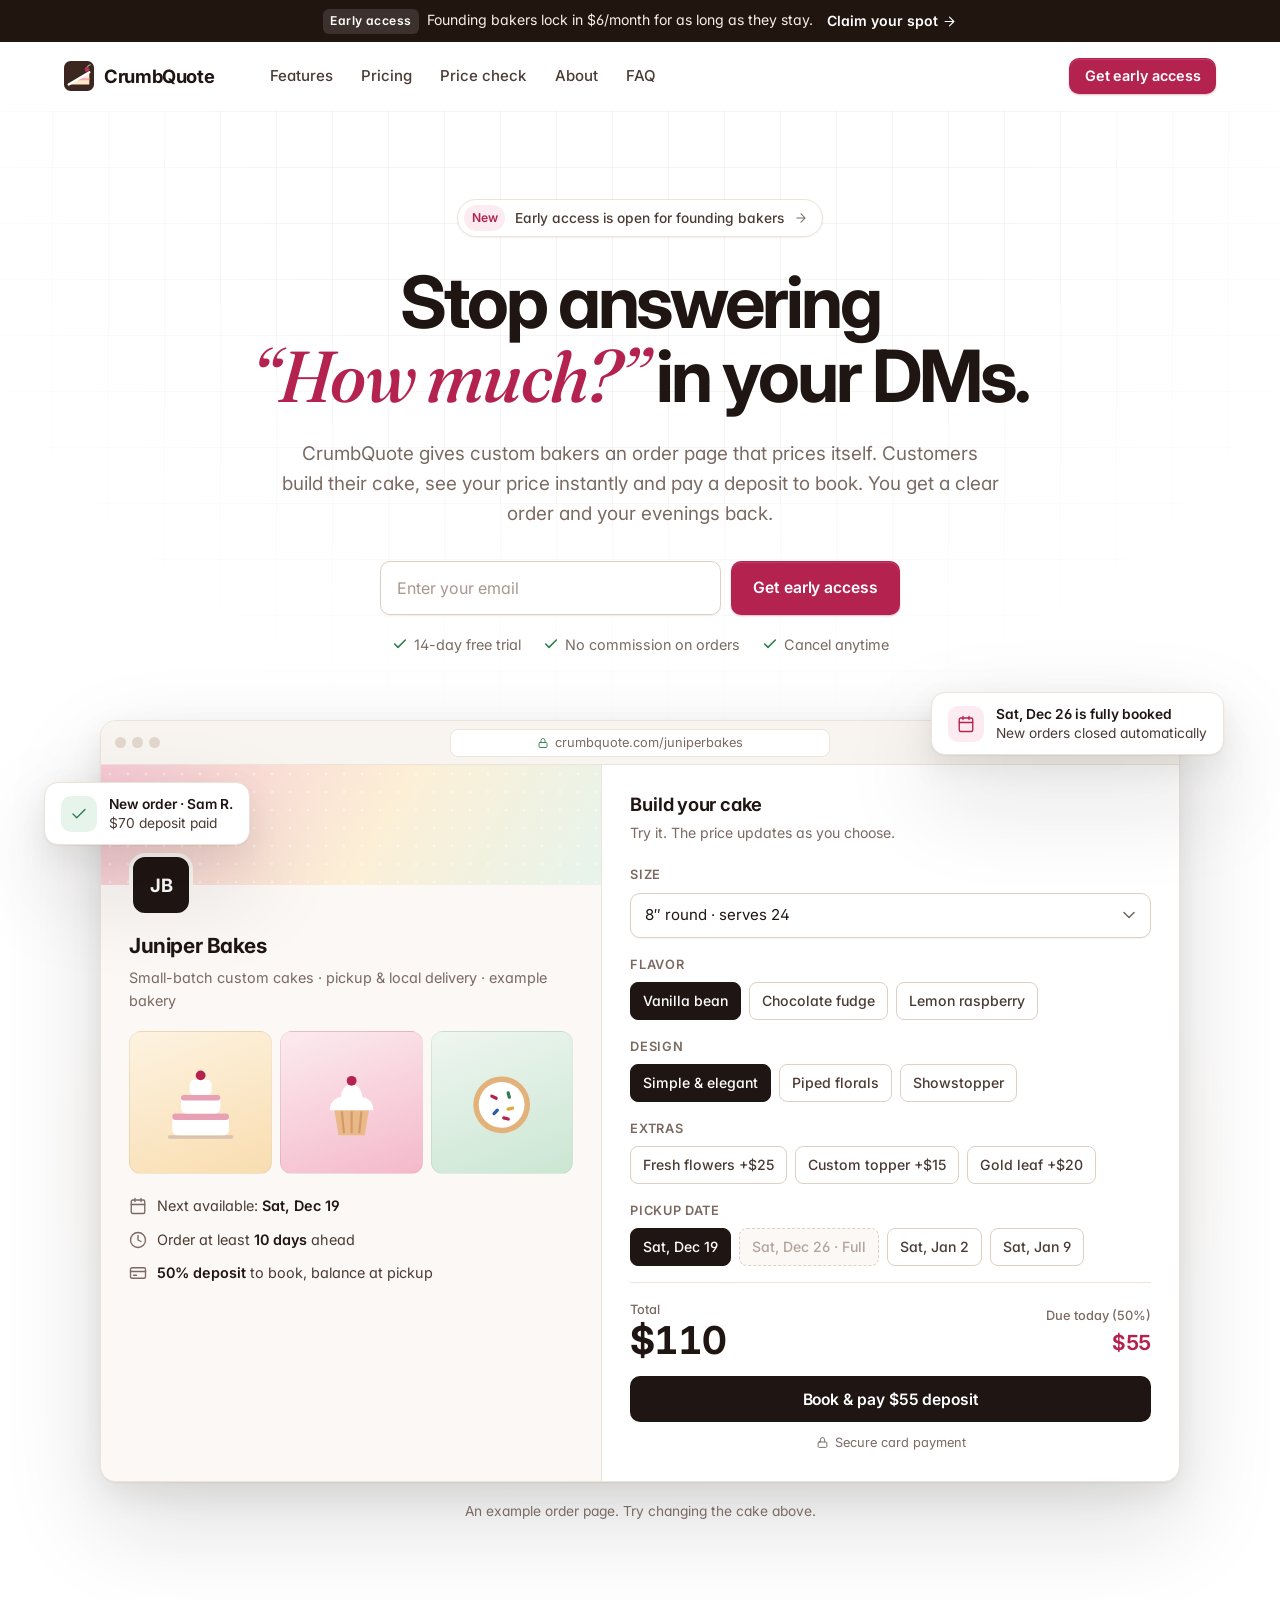
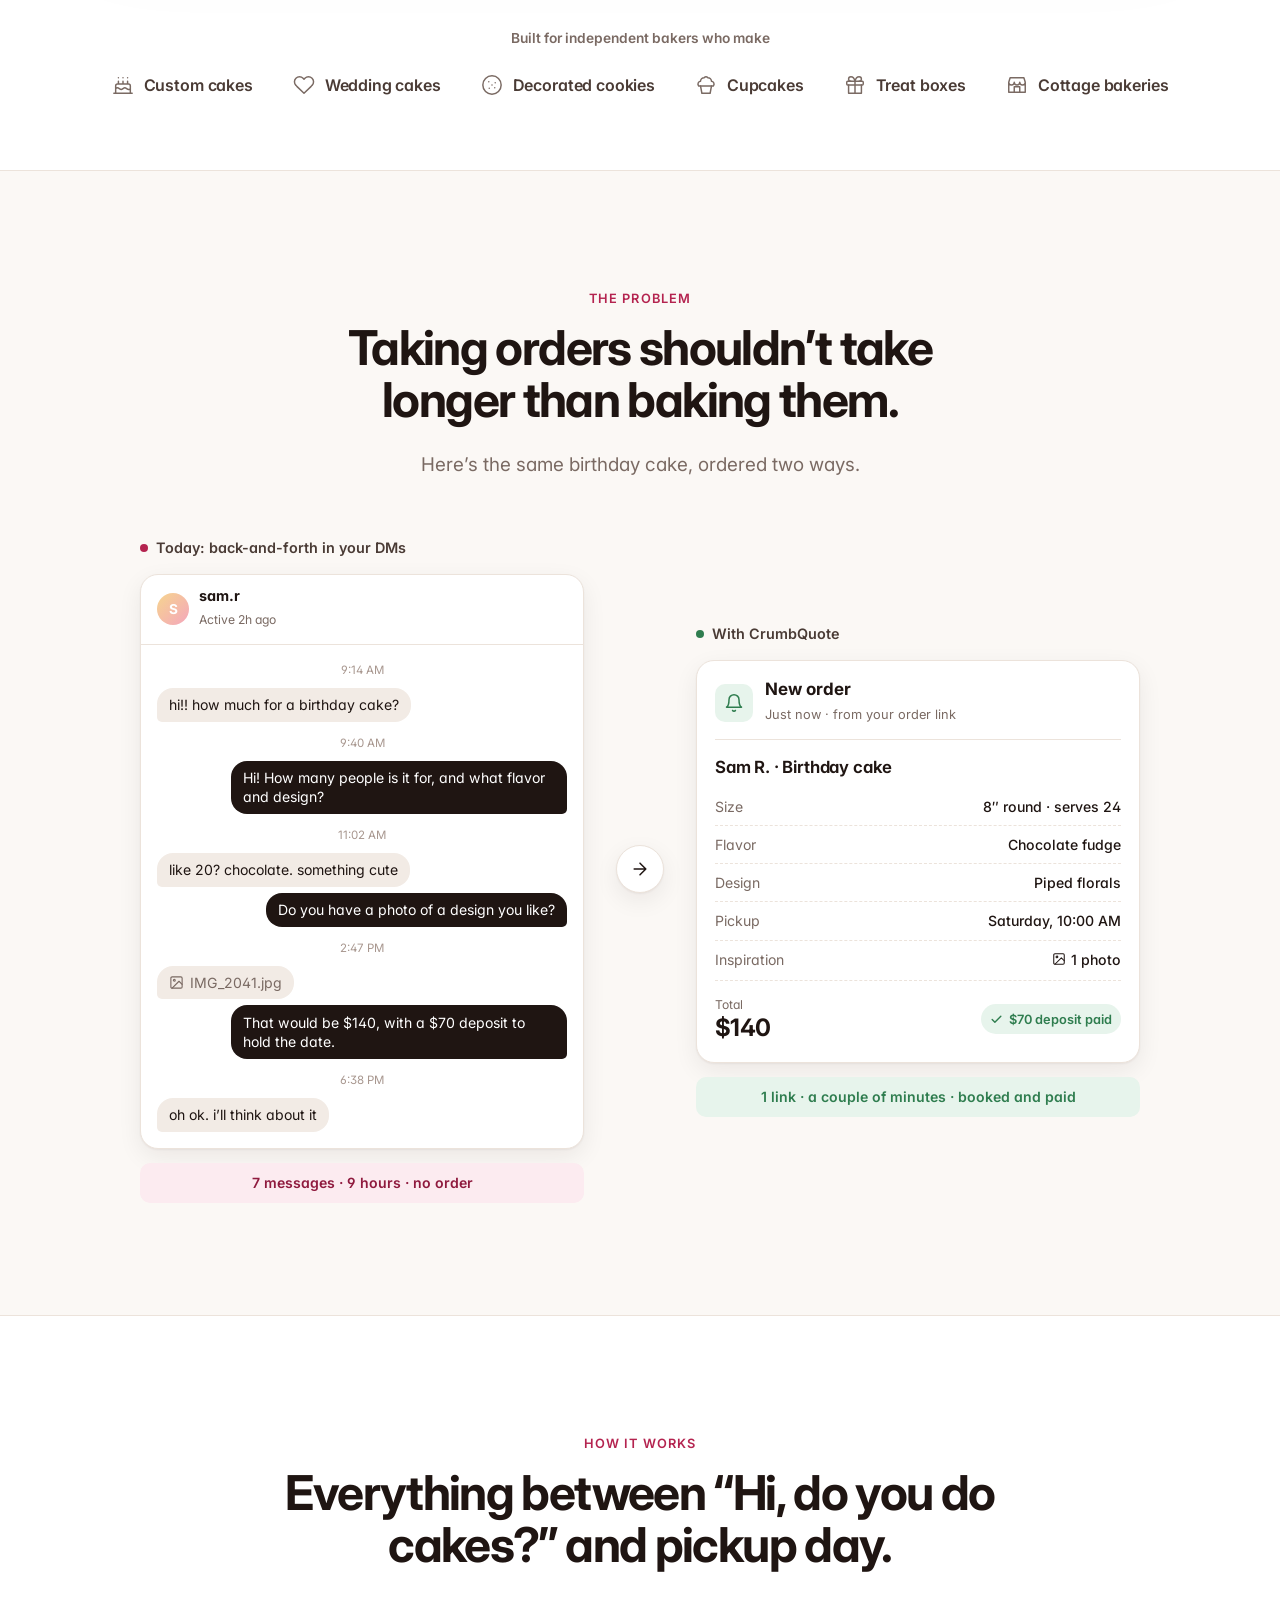
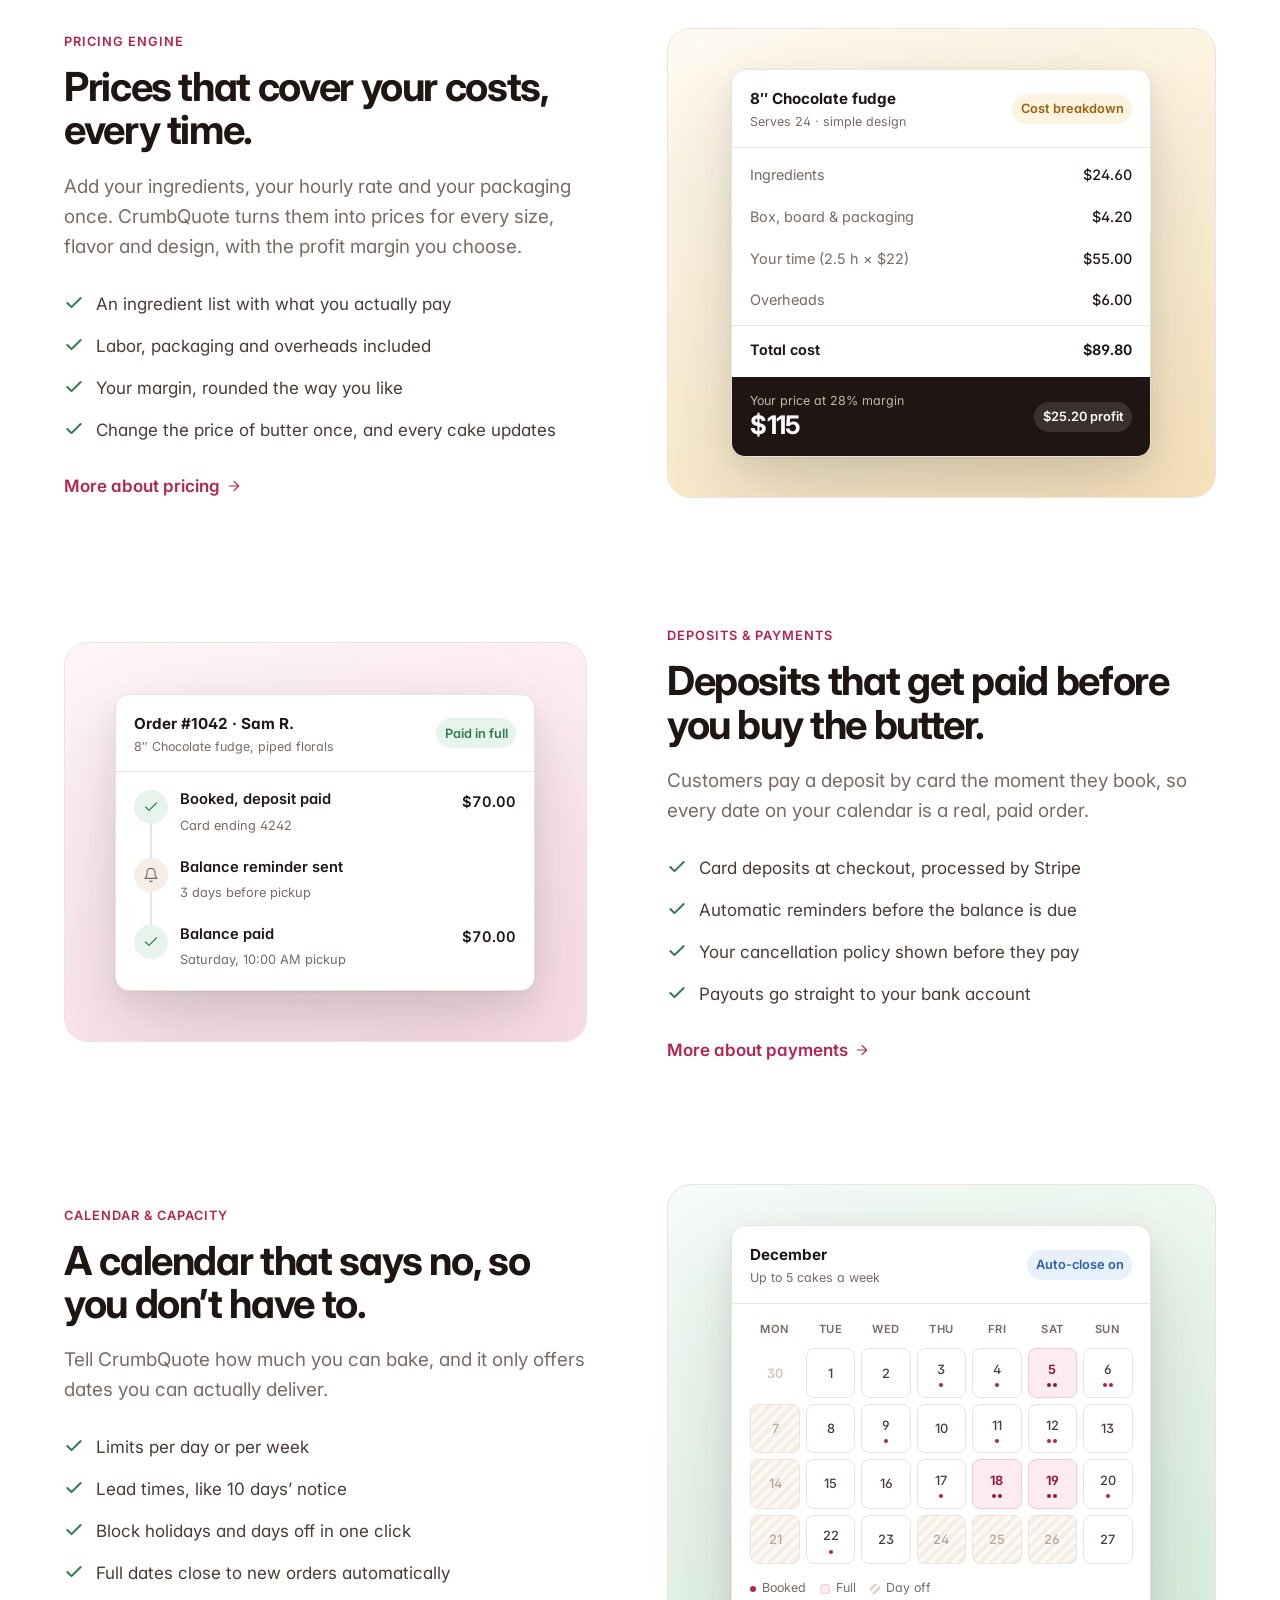
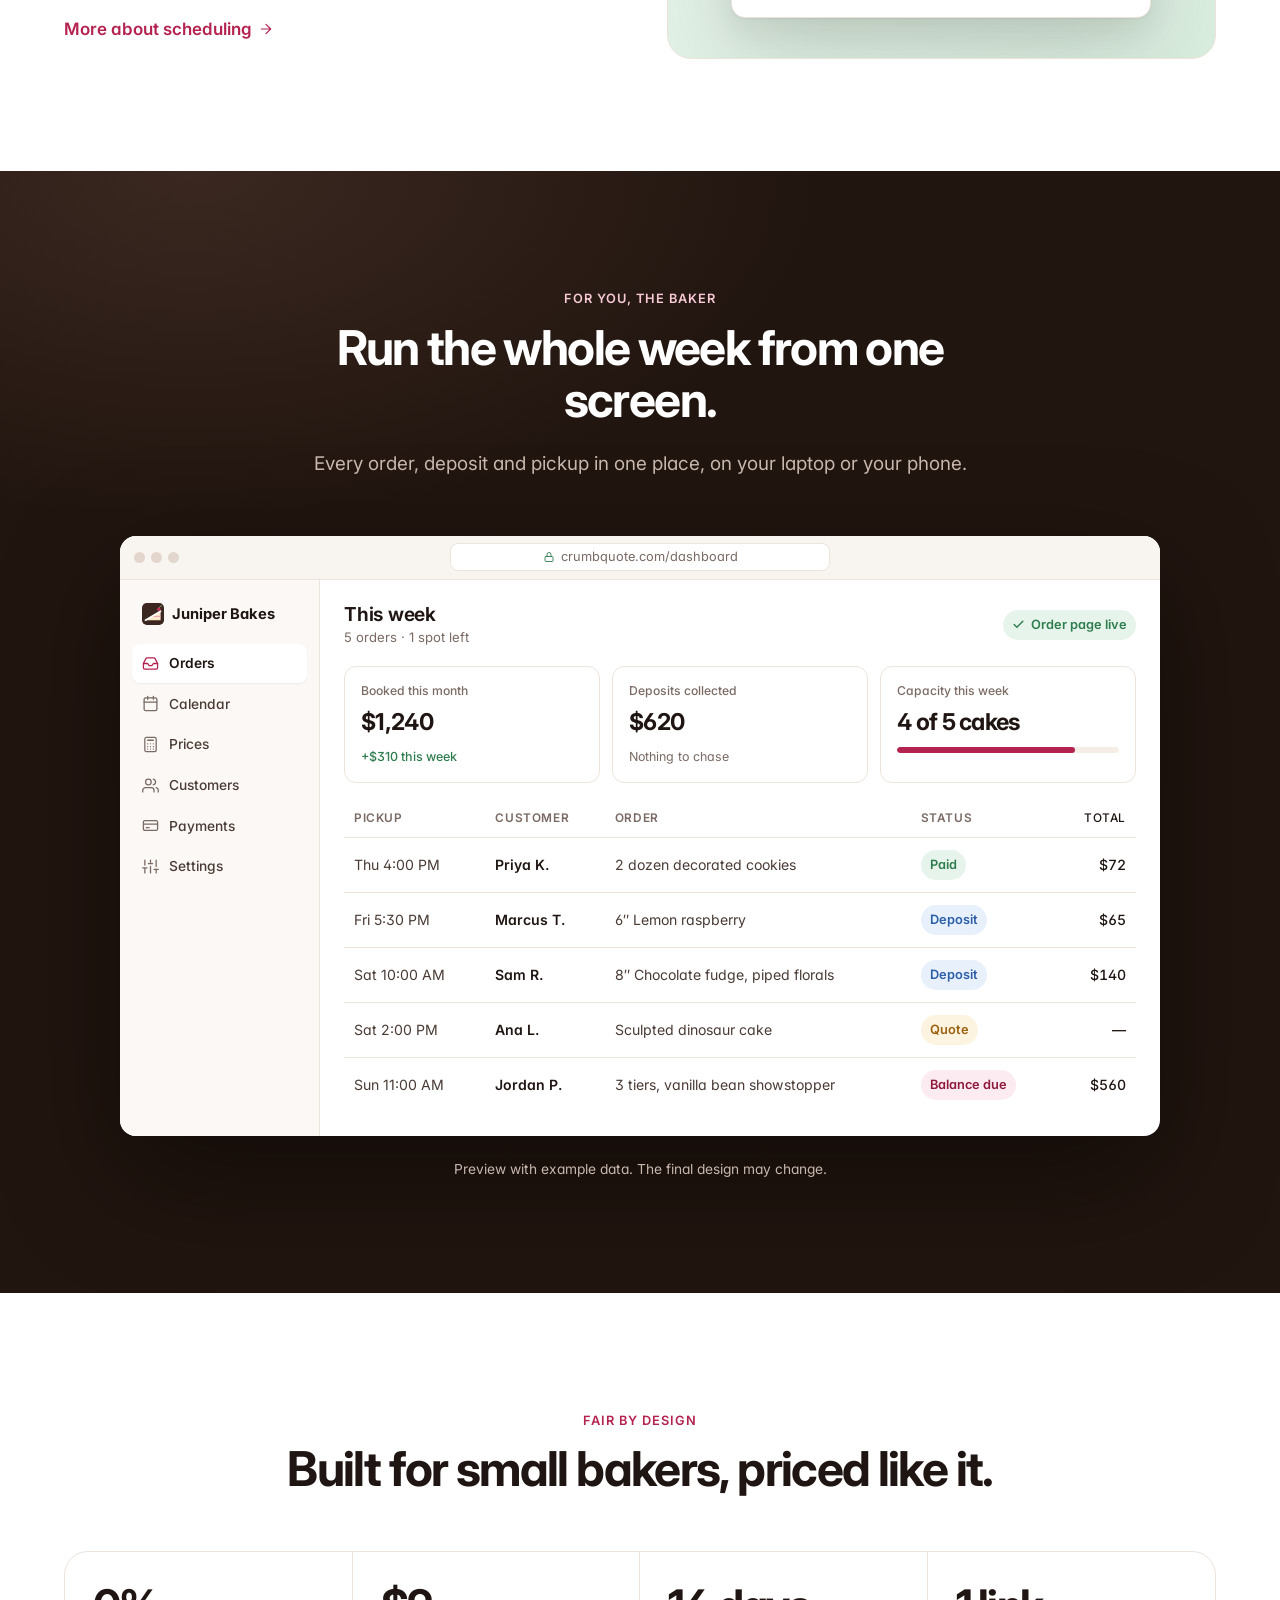
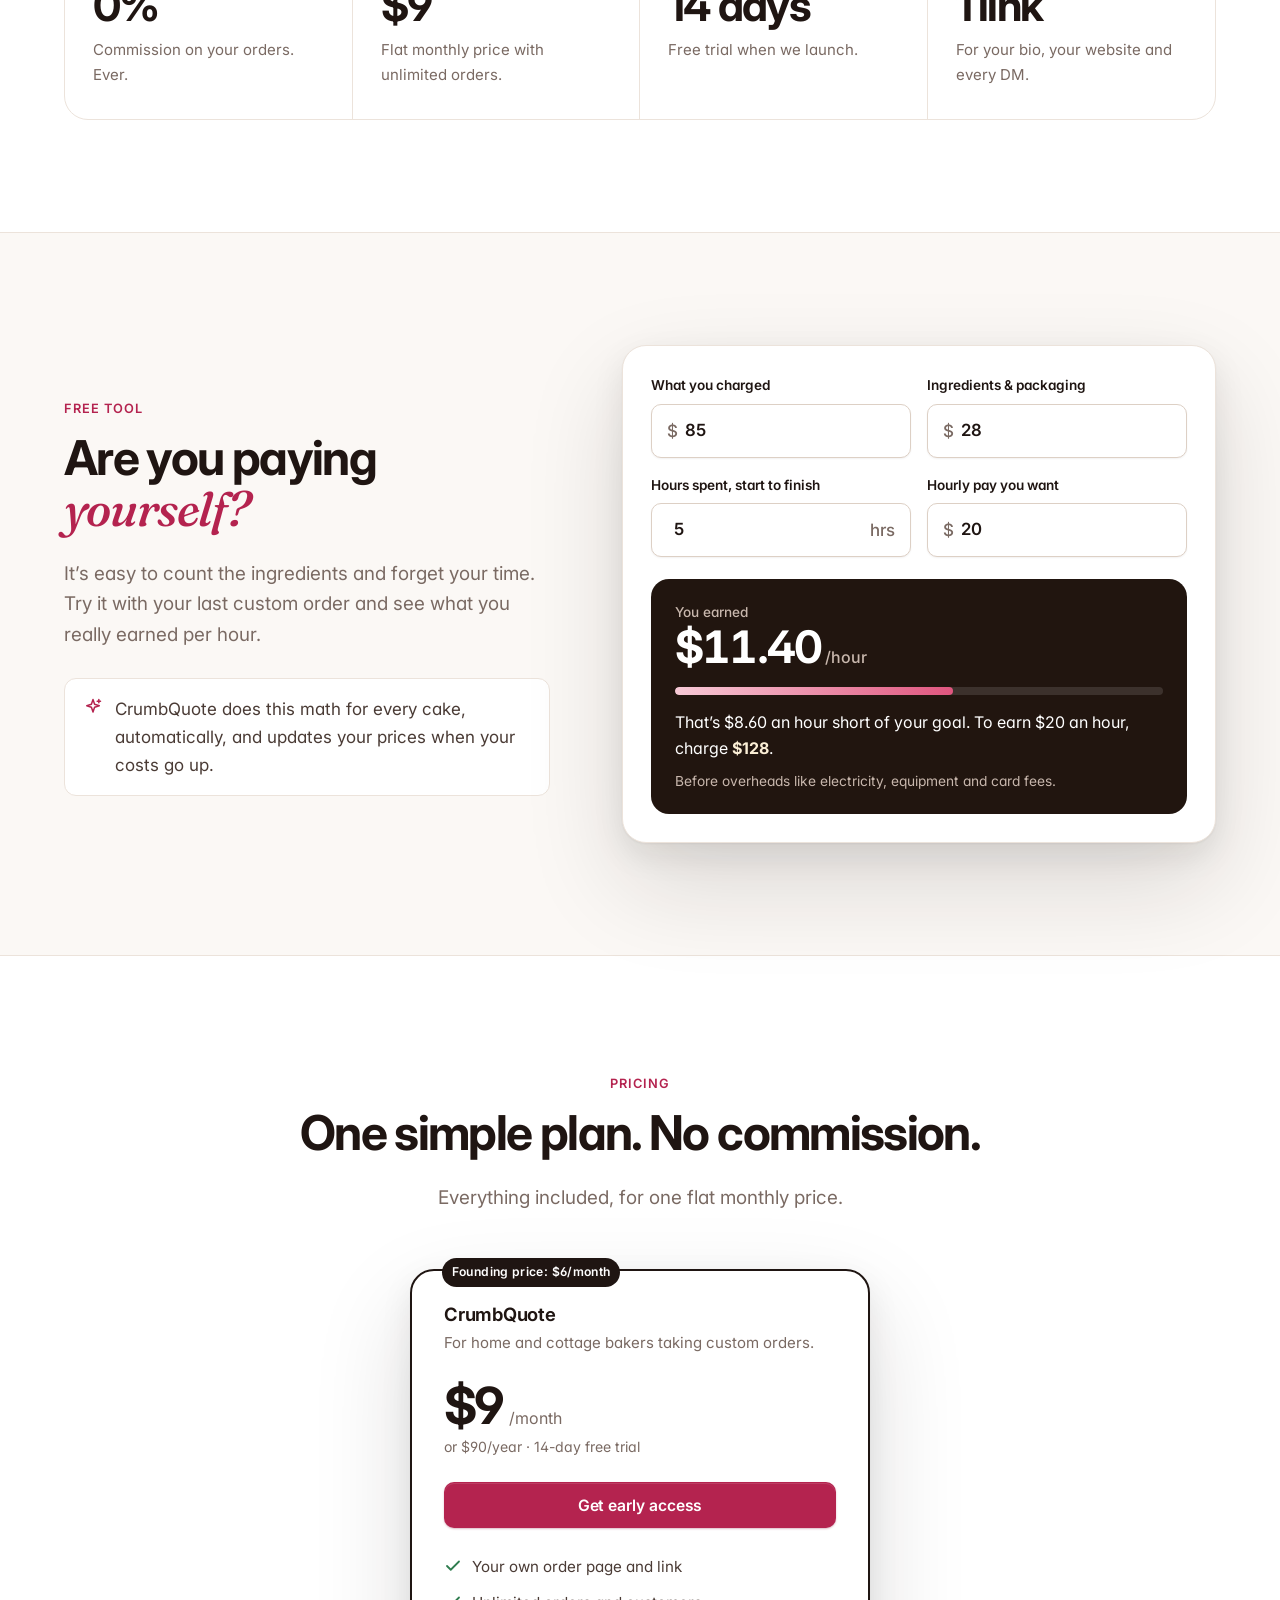
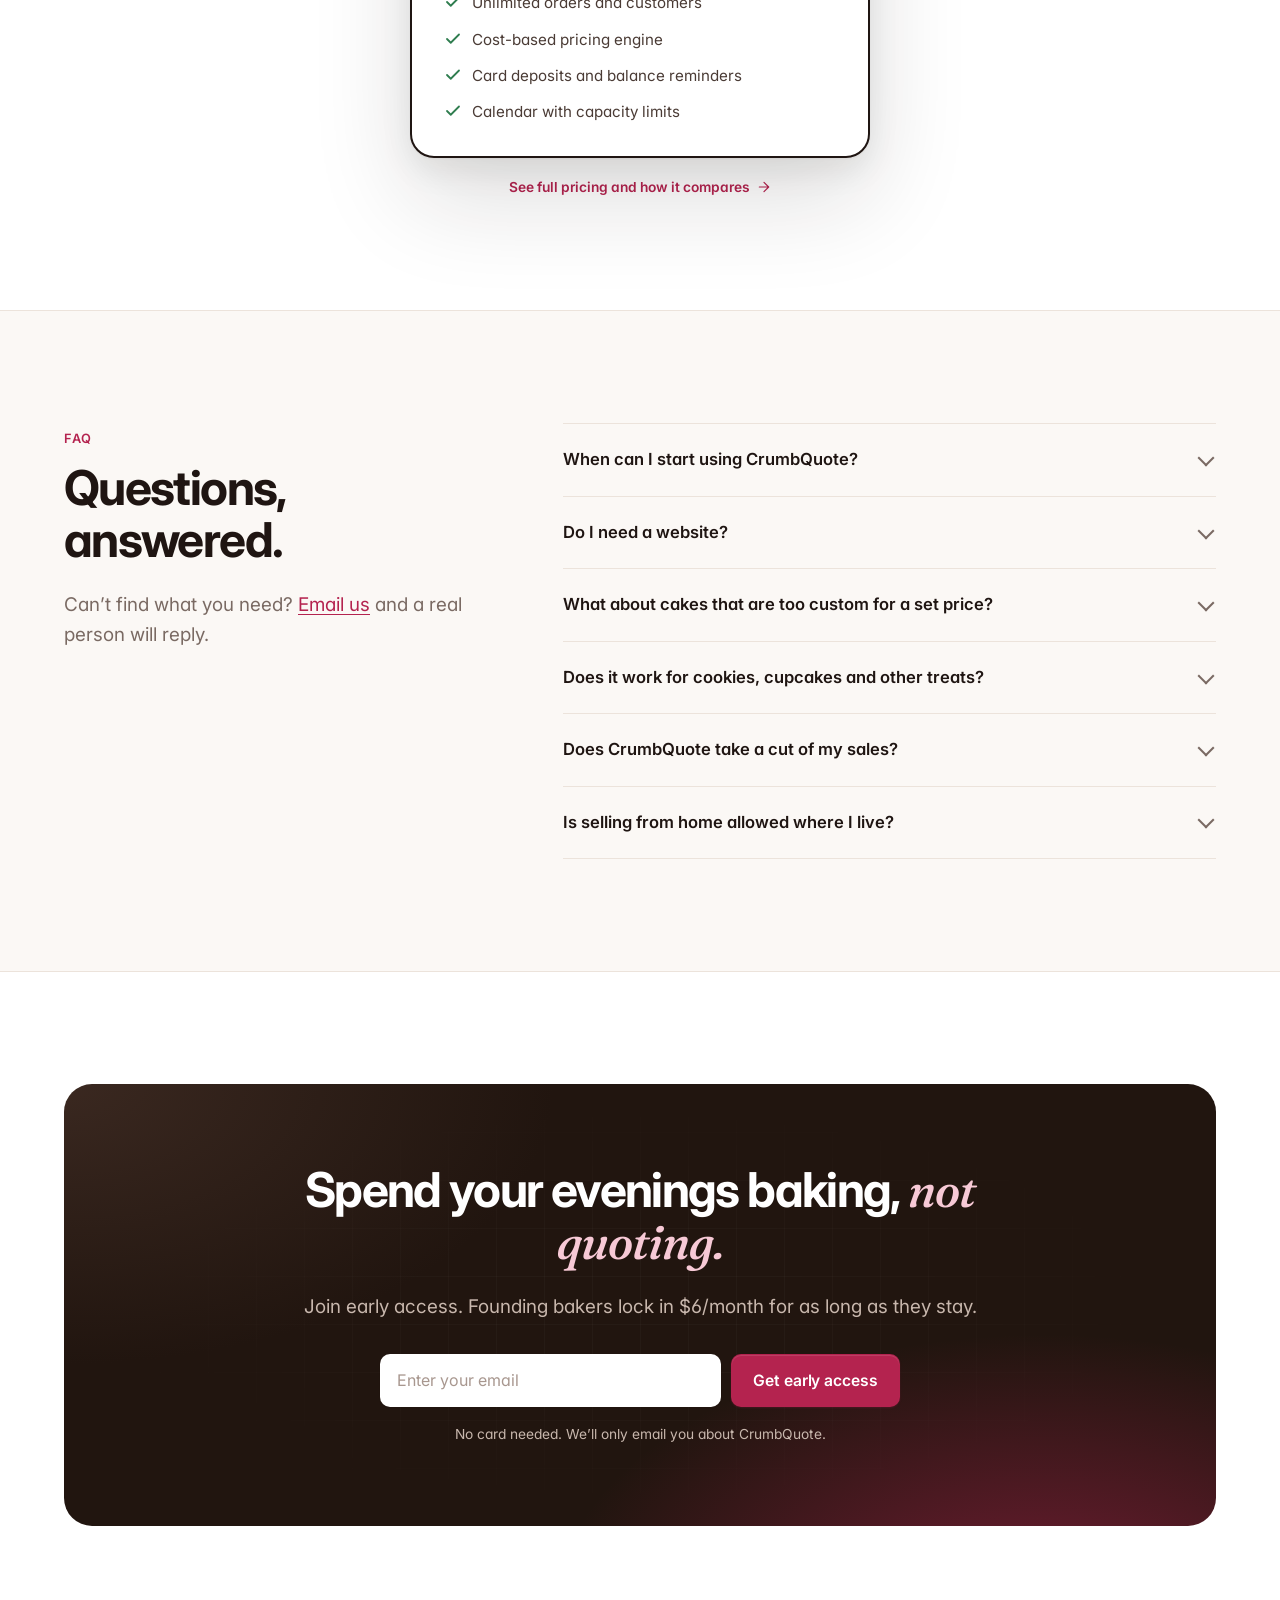
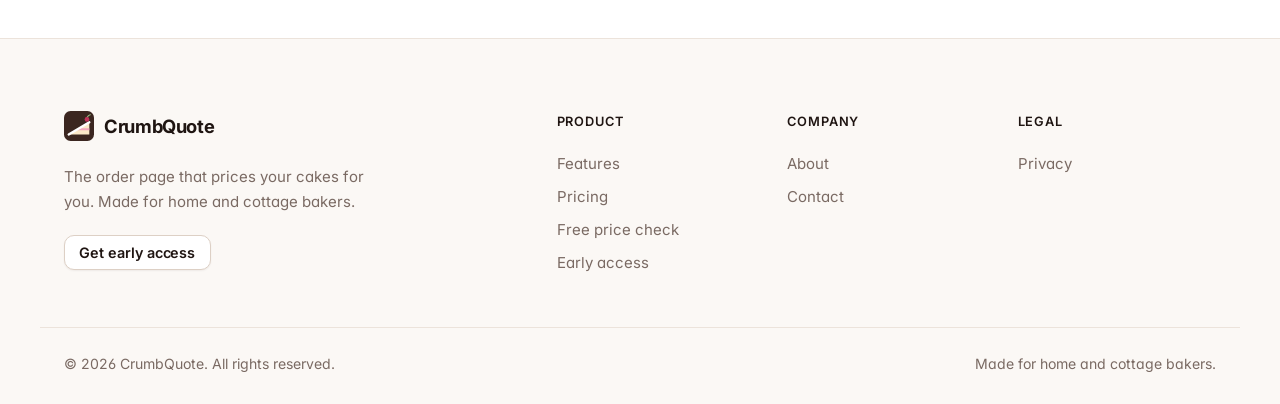
<file: site/index.html>
<!doctype html>
<html lang="en">
<head>
  <meta charset="utf-8">
  <meta name="viewport" content="width=device-width, initial-scale=1">
  <title>CrumbQuote · Order pages that price your cakes for you</title>
  <meta name="description" content="CrumbQuote gives custom cake and cookie bakers an order page that prices itself. Customers see your price instantly and book with a deposit. Get early access.">
  <meta property="og:title" content="CrumbQuote · Order pages that price your cakes for you">
  <meta property="og:description" content="Customers build their cake, see your price instantly and pay a deposit to book. No more “How much?” messages.">
  <meta property="og:type" content="website">
  <meta name="theme-color" content="#FFFFFF">
  <link rel="icon" href="favicon.svg" type="image/svg+xml">
  <link rel="preconnect" href="https://fonts.googleapis.com">
  <link rel="preconnect" href="https://fonts.gstatic.com" crossorigin>
  <link href="https://fonts.googleapis.com/css2?family=Inter:wght@400..800&family=Fraunces:ital,opsz,wght@1,9..144,500&display=swap" rel="stylesheet">
  <link rel="stylesheet" href="styles.css">
</head>
<body>
<a class="skip-link" href="#main">Skip to content</a>

<div class="announce">
  <div class="container announce-inner">
    <p><span class="announce-tag">Early access</span><span class="announce-copy">Founding bakers lock in $6/month for as long as they stay.</span></p>
    <a href="early-access.html">Claim your spot <svg class="icon" aria-hidden="true"><use href="icons.svg#i-arrow"/></svg></a>
  </div>
</div>

<header class="site-header">
  <div class="container nav">
    <a class="brand" href="index.html" aria-label="CrumbQuote home"><img src="favicon.svg" alt="" width="30" height="30"><span>CrumbQuote</span></a>
    <nav class="nav-links" id="site-nav" aria-label="Main">
      <a href="features.html">Features</a>
      <a href="pricing.html">Pricing</a>
      <a href="index.html#price-check">Price check</a>
      <a href="about.html">About</a>
      <a href="index.html#faq">FAQ</a>
    </nav>
    <div class="nav-cta">
      <a class="btn btn-primary btn-sm" href="early-access.html">Get early access</a>
      <button class="nav-toggle" type="button" aria-controls="site-nav" aria-expanded="false" aria-label="Open menu">
        <svg class="icon i-open" aria-hidden="true"><use href="icons.svg#i-menu"/></svg>
        <svg class="icon i-close" aria-hidden="true"><use href="icons.svg#i-x"/></svg>
      </button>
    </div>
  </div>
</header>

<main id="main">

  <!-- ===== Hero ===== -->
  <section class="hero">
    <div class="container">
      <div class="hero-copy">
        <a class="hero-badge" href="early-access.html"><b>New</b> Early access is open for founding bakers <svg class="icon" aria-hidden="true"><use href="icons.svg#i-arrow"/></svg></a>
        <h1>Stop answering <span class="serif">“How&nbsp;much?”</span> in your DMs.</h1>
        <p class="lead">CrumbQuote gives custom bakers an order page that prices itself. Customers build their cake, see your price instantly and pay a deposit to book. You get a clear order and your evenings back.</p>
        <form class="capture js-waitlist" data-source="hero" method="POST" action="/" novalidate>
          <input type="hidden" name="form-name" value="waitlist">
          <input type="hidden" name="source" value="hero">
          <p class="sr-only"><label>Leave this empty <input name="bot-field" tabindex="-1" autocomplete="off"></label></p>
          <label class="sr-only" for="hero-email">Email address</label>
          <input id="hero-email" type="email" name="email" placeholder="Enter your email" autocomplete="email" required>
          <button class="btn btn-primary" type="submit">Get early access</button>
          <p class="form-msg" role="status" aria-live="polite"></p>
        </form>
        <ul class="hero-notes">
          <li><svg class="icon" aria-hidden="true"><use href="icons.svg#i-check"/></svg>14-day free trial</li>
          <li><svg class="icon" aria-hidden="true"><use href="icons.svg#i-check"/></svg>No commission on orders</li>
          <li><svg class="icon" aria-hidden="true"><use href="icons.svg#i-check"/></svg>Cancel anytime</li>
        </ul>
      </div>

      <!-- Product shot: a customer's view of a bakery's order page (interactive) -->
      <div class="hero-visual">
        <div class="frame">
          <div class="frame-bar">
            <div class="frame-dots" aria-hidden="true"><span></span><span></span><span></span></div>
            <div class="frame-url"><svg class="icon" aria-hidden="true"><use href="icons.svg#i-lock"/></svg>crumbquote.com/juniperbakes</div>
            <div class="frame-spacer"></div>
          </div>
          <div class="op">
            <div class="op-profile">
              <div class="op-cover" aria-hidden="true"></div>
              <div class="op-id">
                <div class="op-avatar" aria-hidden="true">JB</div>
                <p class="op-name">Juniper Bakes</p>
                <p class="op-tagline">Small-batch custom cakes · pickup &amp; local delivery · example bakery</p>
              </div>
              <div class="op-gallery" aria-hidden="true">
                <span><svg viewBox="0 0 80 80"><rect x="10" y="70" width="60" height="3" rx="1.5" fill="#D9C2AF"/><rect x="14" y="50" width="52" height="20" rx="5" fill="#fff"/><rect x="14" y="50" width="52" height="6" rx="3" fill="#E8A0B4"/><rect x="22" y="33" width="36" height="17" rx="5" fill="#fff"/><rect x="22" y="33" width="36" height="5" rx="2.5" fill="#E8A0B4"/><rect x="30" y="19" width="20" height="14" rx="4" fill="#fff"/><circle cx="40" cy="15" r="4.5" fill="#B4234F"/></svg></span>
                <span><svg viewBox="0 0 80 80"><path d="M24 46h32l-4 24H28z" fill="#E9B98A"/><path d="M31 48l2 20M40 48v20M49 48l-2 20" stroke="#D49A66" stroke-width="2"/><path d="M20 47c0-8 6-12 10-12 1-8 6-12 10-12s9 4 10 12c4 0 10 4 10 12z" fill="#fff"/><circle cx="40" cy="20" r="4.5" fill="#B4234F"/></svg></span>
                <span><svg viewBox="0 0 80 80"><circle cx="40" cy="42" r="26" fill="#E2B27A"/><circle cx="40" cy="42" r="21" fill="#fff"/><g stroke-linecap="round" stroke-width="3"><path d="M31 34l4 2" stroke="#B4234F"/><path d="M46 31l1 4" stroke="#2F7D4F"/><path d="M50 45l-4 1" stroke="#E0A93B"/><path d="M33 50l3-3" stroke="#2C5FA8"/><path d="M42 54l4 1" stroke="#B4234F"/></g></svg></span>
              </div>
              <ul class="op-facts">
                <li><svg class="icon" aria-hidden="true"><use href="icons.svg#i-calendar"/></svg><span>Next available: <b id="op-next-date">Saturday</b></span></li>
                <li><svg class="icon" aria-hidden="true"><use href="icons.svg#i-clock"/></svg><span>Order at least <b>10 days</b> ahead</span></li>
                <li><svg class="icon" aria-hidden="true"><use href="icons.svg#i-card"/></svg><span><b>50% deposit</b> to book, balance at pickup</span></li>
              </ul>
            </div>

            <form class="op-config" id="demo-form" aria-labelledby="demo-title">
              <h3 id="demo-title">Build your cake</h3>
              <p class="op-sub">Try it. The price updates as you choose.</p>

              <label class="field">
                <span class="field-label">Size</span>
                <select id="d-size" name="size">
                  <option value="12" data-tiers="1">6″ round · serves 12</option>
                  <option value="24" data-tiers="1" selected>8″ round · serves 24</option>
                  <option value="38" data-tiers="1">10″ round · serves 38</option>
                  <option value="36" data-tiers="2">2 tiers (6″ + 8″) · serves 36</option>
                  <option value="74" data-tiers="3">3 tiers (6″ + 8″ + 10″) · serves 74</option>
                </select>
              </label>

              <fieldset class="field">
                <legend class="field-label">Flavor</legend>
                <div class="chips">
                  <label class="chip"><input type="radio" name="flavor" value="4.5" checked><span>Vanilla bean</span></label>
                  <label class="chip"><input type="radio" name="flavor" value="4.75"><span>Chocolate fudge</span></label>
                  <label class="chip"><input type="radio" name="flavor" value="5.25"><span>Lemon raspberry</span></label>
                </div>
              </fieldset>

              <fieldset class="field">
                <legend class="field-label">Design</legend>
                <div class="chips">
                  <label class="chip"><input type="radio" name="design" value="1" checked><span>Simple &amp; elegant</span></label>
                  <label class="chip"><input type="radio" name="design" value="1.2"><span>Piped florals</span></label>
                  <label class="chip"><input type="radio" name="design" value="1.45"><span>Showstopper</span></label>
                </div>
              </fieldset>

              <fieldset class="field">
                <legend class="field-label">Extras</legend>
                <div class="chips">
                  <label class="chip"><input type="checkbox" name="extra" value="25"><span>Fresh flowers +$25</span></label>
                  <label class="chip"><input type="checkbox" name="extra" value="15"><span>Custom topper +$15</span></label>
                  <label class="chip"><input type="checkbox" name="extra" value="20"><span>Gold leaf +$20</span></label>
                </div>
              </fieldset>

              <fieldset class="field">
                <legend class="field-label">Pickup date</legend>
                <div class="chips" id="d-dates"></div>
              </fieldset>

              <div class="op-total">
                <div>
                  <p class="op-total-label">Total</p>
                  <p class="price" id="d-total" aria-live="polite">$110</p>
                </div>
                <div class="op-deposit">
                  <p class="op-total-label">Due today (50%)</p>
                  <p class="deposit" id="d-deposit">$55</p>
                </div>
              </div>
              <button class="btn btn-dark btn-block" type="submit" id="d-book">Book &amp; pay $55 deposit</button>
              <p class="op-secure"><svg class="icon" aria-hidden="true"><use href="icons.svg#i-lock"/></svg>Secure card payment</p>
              <div class="toast" id="d-note" role="status" hidden>
                <span class="toast-icon"><svg class="icon" aria-hidden="true"><use href="icons.svg#i-bell"/></svg></span>
                <p><b>What the baker sees:</b> New order, <span id="d-toast-summary">8″ round, Vanilla bean</span>, pickup <span id="d-toast-date">Saturday</span>. Deposit paid: <span id="d-toast-dep">$55</span>.<small>This is a demo, so nothing was booked or charged.</small></p>
              </div>
            </form>
          </div>
        </div>

        <div class="float float-a" aria-hidden="true">
          <span class="float-icon"><svg class="icon"><use href="icons.svg#i-check"/></svg></span>
          <p><b>New order · Sam R.</b>$70 deposit paid</p>
        </div>
        <div class="float float-b" aria-hidden="true">
          <span class="float-icon"><svg class="icon"><use href="icons.svg#i-calendar"/></svg></span>
          <p><b><span id="float-full-date">Saturday</span> is fully booked</b>New orders closed automatically</p>
        </div>
        <p class="hero-caption">An example order page. Try changing the cake above.</p>
      </div>
    </div>
  </section>

  <!-- ===== Segments ===== -->
  <div class="segments-wrap">
    <div class="container">
      <p class="segments-title">Built for independent bakers who make</p>
      <ul class="segments">
        <li><svg class="icon" aria-hidden="true"><use href="icons.svg#i-cake"/></svg>Custom cakes</li>
        <li><svg class="icon" aria-hidden="true"><use href="icons.svg#i-heart"/></svg>Wedding cakes</li>
        <li><svg class="icon" aria-hidden="true"><use href="icons.svg#i-cookie"/></svg>Decorated cookies</li>
        <li><svg class="icon" aria-hidden="true"><use href="icons.svg#i-cupcake"/></svg>Cupcakes</li>
        <li><svg class="icon" aria-hidden="true"><use href="icons.svg#i-gift"/></svg>Treat boxes</li>
        <li><svg class="icon" aria-hidden="true"><use href="icons.svg#i-store"/></svg>Cottage bakeries</li>
      </ul>
    </div>
  </div>

  <!-- ===== Problem / story ===== -->
  <section class="section section-soft">
    <div class="container">
      <div class="section-head center reveal">
        <p class="eyebrow">The problem</p>
        <h2>Taking orders shouldn’t take longer than baking them.</h2>
        <p class="lead">Here’s the same birthday cake, ordered two ways.</p>
      </div>

      <div class="story">
        <figure class="panel reveal">
          <figcaption class="panel-cap"><span class="dot dot-brand"></span>Today: back-and-forth in your DMs</figcaption>
          <div class="chat">
            <div class="chat-head">
              <span class="chat-avatar" aria-hidden="true">S</span>
              <div><b>sam.r</b><small>Active 2h ago</small></div>
            </div>
            <div class="chat-body">
              <p class="chat-time">9:14 AM</p>
              <p class="bubble in">hi!! how much for a birthday cake?</p>
              <p class="chat-time">9:40 AM</p>
              <p class="bubble out">Hi! How many people is it for, and what flavor and design?</p>
              <p class="chat-time">11:02 AM</p>
              <p class="bubble in">like 20? chocolate. something cute</p>
              <p class="bubble out">Do you have a photo of a design you like?</p>
              <p class="chat-time">2:47 PM</p>
              <p class="bubble in photo"><svg class="icon" aria-hidden="true"><use href="icons.svg#i-image"/></svg>IMG_2041.jpg</p>
              <p class="bubble out">That would be $140, with a $70 deposit to hold the date.</p>
              <p class="chat-time">6:38 PM</p>
              <p class="bubble in">oh ok. i’ll think about it</p>
            </div>
          </div>
          <p class="panel-stat bad">7 messages · 9 hours · no order</p>
        </figure>

        <div class="story-arrow" aria-hidden="true"><svg class="icon"><use href="icons.svg#i-arrow"/></svg></div>

        <figure class="panel reveal" style="--d:2">
          <figcaption class="panel-cap"><span class="dot dot-green"></span>With CrumbQuote</figcaption>
          <div class="order-card">
            <div class="order-top">
              <span class="order-icon"><svg class="icon" aria-hidden="true"><use href="icons.svg#i-bell"/></svg></span>
              <div><b>New order</b><small>Just now · from your order link</small></div>
            </div>
            <p class="order-name">Sam R. · Birthday cake</p>
            <dl class="order-lines">
              <div><dt>Size</dt><dd>8″ round · serves 24</dd></div>
              <div><dt>Flavor</dt><dd>Chocolate fudge</dd></div>
              <div><dt>Design</dt><dd>Piped florals</dd></div>
              <div><dt>Pickup</dt><dd>Saturday, 10:00 AM</dd></div>
              <div><dt>Inspiration</dt><dd><span class="attach"><svg class="icon" aria-hidden="true"><use href="icons.svg#i-image"/></svg>1 photo</span></dd></div>
            </dl>
            <div class="order-total">
              <div><small>Total</small><b>$140</b></div>
              <span class="pill pill-green"><svg class="icon" aria-hidden="true"><use href="icons.svg#i-check"/></svg>$70 deposit paid</span>
            </div>
          </div>
          <p class="panel-stat good">1 link · a couple of minutes · booked and paid</p>
        </figure>
      </div>
    </div>
  </section>

  <!-- ===== Features ===== -->
  <section class="section" id="features">
    <div class="container">
      <div class="section-head center reveal">
        <p class="eyebrow">How it works</p>
        <h2>Everything between “Hi, do you do cakes?” and pickup day.</h2>
      </div>

      <div class="feature-row">
        <div class="feature-copy reveal">
          <p class="eyebrow">Pricing engine</p>
          <h2>Prices that cover your costs, every time.</h2>
          <p class="lead">Add your ingredients, your hourly rate and your packaging once. CrumbQuote turns them into prices for every size, flavor and design, with the profit margin you choose.</p>
          <ul class="feature-list">
            <li><svg class="icon" aria-hidden="true"><use href="icons.svg#i-check"/></svg>An ingredient list with what you actually pay</li>
            <li><svg class="icon" aria-hidden="true"><use href="icons.svg#i-check"/></svg>Labor, packaging and overheads included</li>
            <li><svg class="icon" aria-hidden="true"><use href="icons.svg#i-check"/></svg>Your margin, rounded the way you like</li>
            <li><svg class="icon" aria-hidden="true"><use href="icons.svg#i-check"/></svg>Change the price of butter once, and every cake updates</li>
          </ul>
          <a class="text-link" href="features.html#pricing-engine">More about pricing <svg class="icon" aria-hidden="true"><use href="icons.svg#i-arrow"/></svg></a>
        </div>
        <div class="feature-visual honey reveal" style="--d:1" aria-hidden="true">
          <div class="mock">
            <div class="mock-head"><div><b>8″ Chocolate fudge</b><small>Serves 24 · simple design</small></div><span class="pill pill-amber">Cost breakdown</span></div>
            <dl class="mock-rows">
              <div><dt>Ingredients</dt><dd>$24.60</dd></div>
              <div><dt>Box, board &amp; packaging</dt><dd>$4.20</dd></div>
              <div><dt>Your time (2.5 h × $22)</dt><dd>$55.00</dd></div>
              <div><dt>Overheads</dt><dd>$6.00</dd></div>
              <div class="sum"><dt>Total cost</dt><dd>$89.80</dd></div>
            </dl>
            <div class="mock-foot"><div><small>Your price at 28% margin</small><b>$115</b></div><span class="pill">$25.20 profit</span></div>
          </div>
        </div>
      </div>

      <div class="feature-row reverse">
        <div class="feature-copy reveal">
          <p class="eyebrow">Deposits &amp; payments</p>
          <h2>Deposits that get paid before you buy the butter.</h2>
          <p class="lead">Customers pay a deposit by card the moment they book, so every date on your calendar is a real, paid order.</p>
          <ul class="feature-list">
            <li><svg class="icon" aria-hidden="true"><use href="icons.svg#i-check"/></svg>Card deposits at checkout, processed by Stripe</li>
            <li><svg class="icon" aria-hidden="true"><use href="icons.svg#i-check"/></svg>Automatic reminders before the balance is due</li>
            <li><svg class="icon" aria-hidden="true"><use href="icons.svg#i-check"/></svg>Your cancellation policy shown before they pay</li>
            <li><svg class="icon" aria-hidden="true"><use href="icons.svg#i-check"/></svg>Payouts go straight to your bank account</li>
          </ul>
          <a class="text-link" href="features.html#payments">More about payments <svg class="icon" aria-hidden="true"><use href="icons.svg#i-arrow"/></svg></a>
        </div>
        <div class="feature-visual rose reveal" style="--d:1" aria-hidden="true">
          <div class="mock">
            <div class="mock-head"><div><b>Order #1042 · Sam R.</b><small>8″ Chocolate fudge, piped florals</small></div><span class="pill pill-green">Paid in full</span></div>
            <ol class="timeline">
              <li><span class="tl-icon green"><svg class="icon"><use href="icons.svg#i-check"/></svg></span><div><b>Booked, deposit paid</b><small>Card ending 4242</small></div><span class="amt">$70.00</span></li>
              <li><span class="tl-icon grey"><svg class="icon"><use href="icons.svg#i-bell"/></svg></span><div><b>Balance reminder sent</b><small>3 days before pickup</small></div><span class="amt"></span></li>
              <li><span class="tl-icon green"><svg class="icon"><use href="icons.svg#i-check"/></svg></span><div><b>Balance paid</b><small>Saturday, 10:00 AM pickup</small></div><span class="amt">$70.00</span></li>
            </ol>
          </div>
        </div>
      </div>

      <div class="feature-row">
        <div class="feature-copy reveal">
          <p class="eyebrow">Calendar &amp; capacity</p>
          <h2>A calendar that says no, so you don’t have to.</h2>
          <p class="lead">Tell CrumbQuote how much you can bake, and it only offers dates you can actually deliver.</p>
          <ul class="feature-list">
            <li><svg class="icon" aria-hidden="true"><use href="icons.svg#i-check"/></svg>Limits per day or per week</li>
            <li><svg class="icon" aria-hidden="true"><use href="icons.svg#i-check"/></svg>Lead times, like 10 days’ notice</li>
            <li><svg class="icon" aria-hidden="true"><use href="icons.svg#i-check"/></svg>Block holidays and days off in one click</li>
            <li><svg class="icon" aria-hidden="true"><use href="icons.svg#i-check"/></svg>Full dates close to new orders automatically</li>
          </ul>
          <a class="text-link" href="features.html#capacity">More about scheduling <svg class="icon" aria-hidden="true"><use href="icons.svg#i-arrow"/></svg></a>
        </div>
        <div class="feature-visual mint reveal" style="--d:1" aria-hidden="true">
          <div class="mock">
            <div class="mock-head"><div><b>December</b><small>Up to 5 cakes a week</small></div><span class="pill pill-blue">Auto-close on</span></div>
            <div class="cal">
              <div class="cal-week"><span class="cal-dow">Mon</span><span class="cal-dow">Tue</span><span class="cal-dow">Wed</span><span class="cal-dow">Thu</span><span class="cal-dow">Fri</span><span class="cal-dow">Sat</span><span class="cal-dow">Sun</span></div>
              <div class="cal-week"><span class="cal-day mute">30</span><span class="cal-day">1</span><span class="cal-day">2</span><span class="cal-day one">3<i></i></span><span class="cal-day one">4<i></i></span><span class="cal-day full">5<i></i></span><span class="cal-day">6<i></i></span></div>
              <div class="cal-week"><span class="cal-day off">7</span><span class="cal-day">8</span><span class="cal-day one">9<i></i></span><span class="cal-day">10</span><span class="cal-day one">11<i></i></span><span class="cal-day">12<i></i></span><span class="cal-day">13</span></div>
              <div class="cal-week"><span class="cal-day off">14</span><span class="cal-day">15</span><span class="cal-day">16</span><span class="cal-day one">17<i></i></span><span class="cal-day full">18<i></i></span><span class="cal-day full">19<i></i></span><span class="cal-day one">20<i></i></span></div>
              <div class="cal-week"><span class="cal-day off">21</span><span class="cal-day one">22<i></i></span><span class="cal-day">23</span><span class="cal-day off">24</span><span class="cal-day off">25</span><span class="cal-day off">26</span><span class="cal-day">27</span></div>
              <div class="cal-legend"><span class="l-booked">Booked</span><span class="l-full">Full</span><span class="l-off">Day off</span></div>
            </div>
          </div>
        </div>
      </div>
    </div>
  </section>

  <!-- ===== Dashboard ===== -->
  <section class="section section-dark">
    <div class="container">
      <div class="section-head center reveal">
        <p class="eyebrow">For you, the baker</p>
        <h2>Run the whole week from one screen.</h2>
        <p class="lead">Every order, deposit and pickup in one place, on your laptop or your phone.</p>
      </div>

      <div class="dash reveal" role="img" aria-label="Preview of the CrumbQuote baker dashboard with example orders, bookings and capacity for the week">
        <div class="frame-bar">
          <div class="frame-dots"><span></span><span></span><span></span></div>
          <div class="frame-url"><svg class="icon"><use href="icons.svg#i-lock"/></svg>crumbquote.com/dashboard</div>
          <div class="frame-spacer"></div>
        </div>
        <div class="dash-shell">
          <div class="dash-nav">
            <div class="brandmark"><img src="favicon.svg" alt="">Juniper Bakes</div>
            <span class="active"><svg class="icon"><use href="icons.svg#i-inbox"/></svg>Orders</span>
            <span><svg class="icon"><use href="icons.svg#i-calendar"/></svg>Calendar</span>
            <span><svg class="icon"><use href="icons.svg#i-calc"/></svg>Prices</span>
            <span><svg class="icon"><use href="icons.svg#i-users"/></svg>Customers</span>
            <span><svg class="icon"><use href="icons.svg#i-card"/></svg>Payments</span>
            <span><svg class="icon"><use href="icons.svg#i-sliders"/></svg>Settings</span>
          </div>
          <div class="dash-main">
            <div class="dash-top">
              <div><h3>This week</h3><small>5 orders · 1 spot left</small></div>
              <span class="pill pill-green"><svg class="icon"><use href="icons.svg#i-check"/></svg>Order page live</span>
            </div>
            <div class="dash-kpis">
              <div class="kpi"><p class="kpi-label">Booked this month</p><p class="kpi-value">$1,240</p><p class="kpi-note up">+$310 this week</p></div>
              <div class="kpi"><p class="kpi-label">Deposits collected</p><p class="kpi-value">$620</p><p class="kpi-note">Nothing to chase</p></div>
              <div class="kpi"><p class="kpi-label">Capacity this week</p><p class="kpi-value">4 of 5 cakes</p><div class="meter"><span style="width:80%"></span></div></div>
            </div>
            <table class="dash-table">
              <thead><tr><th>Pickup</th><th>Customer</th><th class="hide-sm">Order</th><th>Status</th><th class="num hide-sm">Total</th></tr></thead>
              <tbody>
                <tr><td>Thu 4:00 PM</td><td><b>Priya K.</b></td><td class="hide-sm">2 dozen decorated cookies</td><td><span class="pill pill-green">Paid</span></td><td class="num hide-sm">$72</td></tr>
                <tr><td>Fri 5:30 PM</td><td><b>Marcus T.</b></td><td class="hide-sm">6″ Lemon raspberry</td><td><span class="pill pill-blue">Deposit</span></td><td class="num hide-sm">$65</td></tr>
                <tr><td>Sat 10:00 AM</td><td><b>Sam R.</b></td><td class="hide-sm">8″ Chocolate fudge, piped florals</td><td><span class="pill pill-blue">Deposit</span></td><td class="num hide-sm">$140</td></tr>
                <tr><td>Sat 2:00 PM</td><td><b>Ana L.</b></td><td class="hide-sm">Sculpted dinosaur cake</td><td><span class="pill pill-amber">Quote</span></td><td class="num hide-sm">—</td></tr>
                <tr><td>Sun 11:00 AM</td><td><b>Jordan P.</b></td><td class="hide-sm">3 tiers, vanilla bean showstopper</td><td><span class="pill pill-brand">Balance due</span></td><td class="num hide-sm">$560</td></tr>
              </tbody>
            </table>
          </div>
        </div>
      </div>
      <p class="dash-caption">Preview with example data. The final design may change.</p>
    </div>
  </section>

  <!-- ===== Stats ===== -->
  <section class="section">
    <div class="container">
      <div class="section-head center reveal">
        <p class="eyebrow">Fair by design</p>
        <h2>Built for small bakers, priced like it.</h2>
      </div>
      <div class="stats reveal">
        <div class="stat"><p class="stat-num">0%</p><p>Commission on your orders. Ever.</p></div>
        <div class="stat"><p class="stat-num">$9</p><p>Flat monthly price with unlimited orders.</p></div>
        <div class="stat"><p class="stat-num">14 days</p><p>Free trial when we launch.</p></div>
        <div class="stat"><p class="stat-num">1 link</p><p>For your bio, your website and every DM.</p></div>
      </div>
    </div>
  </section>

  <!-- ===== Price check ===== -->
  <section class="section section-soft" id="price-check">
    <div class="container pc-grid">
      <div class="reveal">
        <p class="eyebrow">Free tool</p>
        <h2>Are you paying <span class="serif">yourself?</span></h2>
        <p class="lead">It’s easy to count the ingredients and forget your time. Try it with your last custom order and see what you really earned per hour.</p>
        <p class="pc-pitch"><svg class="icon" aria-hidden="true"><use href="icons.svg#i-sparkle"/></svg><span>CrumbQuote does this math for every cake, automatically, and updates your prices when your costs go up.</span></p>
      </div>

      <form class="pc-card reveal" id="pc-form" style="--d:1" novalidate>
        <div class="pc-inputs">
          <label class="field">
            <span class="field-label">What you charged</span>
            <span class="affix"><span>$</span><input type="number" id="pc-price" inputmode="decimal" min="0" step="1" value="85"></span>
          </label>
          <label class="field">
            <span class="field-label">Ingredients &amp; packaging</span>
            <span class="affix"><span>$</span><input type="number" id="pc-costs" inputmode="decimal" min="0" step="1" value="28"></span>
          </label>
          <label class="field">
            <span class="field-label">Hours spent, start to finish</span>
            <span class="affix"><input type="number" id="pc-hours" inputmode="decimal" min="0" step="0.5" value="5"><span>hrs</span></span>
          </label>
          <label class="field">
            <span class="field-label">Hourly pay you want</span>
            <span class="affix"><span>$</span><input type="number" id="pc-target" inputmode="decimal" min="0" step="1" value="20"></span>
          </label>
        </div>
        <div class="pc-result" aria-live="polite">
          <p class="pc-label">You earned</p>
          <p class="pc-wage"><span id="pc-wage">$11.40</span><small>/hour</small></p>
          <div class="pc-bar" aria-hidden="true"><span id="pc-bar-fill"></span></div>
          <p class="pc-verdict" id="pc-verdict">To earn $20 an hour, charge <b>$128</b>.</p>
          <p class="fineprint">Before overheads like electricity, equipment and card fees.</p>
        </div>
      </form>
    </div>
  </section>

  <!-- ===== Pricing teaser ===== -->
  <section class="section">
    <div class="container">
      <div class="section-head center reveal">
        <p class="eyebrow">Pricing</p>
        <h2>One simple plan. No commission.</h2>
        <p class="lead">Everything included, for one flat monthly price.</p>
      </div>
      <div class="plan plan-single featured reveal">
        <span class="plan-badge">Founding price: $6/month</span>
        <h3>CrumbQuote</h3>
        <p class="plan-desc">For home and cottage bakers taking custom orders.</p>
        <p class="plan-price"><span class="amount">$9</span><span class="per">/month</span></p>
        <p class="plan-note">or $90/year · 14-day free trial</p>
        <a class="btn btn-primary btn-block" href="early-access.html">Get early access</a>
        <ul class="plan-list">
          <li><svg class="icon" aria-hidden="true"><use href="icons.svg#i-check"/></svg>Your own order page and link</li>
          <li><svg class="icon" aria-hidden="true"><use href="icons.svg#i-check"/></svg>Unlimited orders and customers</li>
          <li><svg class="icon" aria-hidden="true"><use href="icons.svg#i-check"/></svg>Cost-based pricing engine</li>
          <li><svg class="icon" aria-hidden="true"><use href="icons.svg#i-check"/></svg>Card deposits and balance reminders</li>
          <li><svg class="icon" aria-hidden="true"><use href="icons.svg#i-check"/></svg>Calendar with capacity limits</li>
        </ul>
      </div>
      <p class="hero-caption"><a class="text-link" href="pricing.html">See full pricing and how it compares <svg class="icon" aria-hidden="true"><use href="icons.svg#i-arrow"/></svg></a></p>
    </div>
  </section>

  <!-- ===== FAQ ===== -->
  <section class="section section-soft" id="faq">
    <div class="container faq-grid">
      <div class="section-head reveal">
        <p class="eyebrow">FAQ</p>
        <h2>Questions, answered.</h2>
        <p class="lead">Can’t find what you need? <a href="mailto:you@example.com">Email us</a> and a real person will reply.</p>
      </div>
      <div class="faq reveal" style="--d:1">
        <details>
          <summary>When can I start using CrumbQuote?</summary>
          <p>We’re building it now. Early access members get in first, in small groups, so we can help every baker set up properly.</p>
        </details>
        <details>
          <summary>Do I need a website?</summary>
          <p>No. You get your own order page with a link to share anywhere. If you already have a website, just link to it.</p>
        </details>
        <details>
          <summary>What about cakes that are too custom for a set price?</summary>
          <p>Mark any option as “quote on request”. The customer sends details and inspiration photos, and you reply with a price from inside CrumbQuote.</p>
        </details>
        <details>
          <summary>Does it work for cookies, cupcakes and other treats?</summary>
          <p>Yes. Price by the dozen, by the box or by the piece.</p>
        </details>
        <details>
          <summary>Does CrumbQuote take a cut of my sales?</summary>
          <p>No. You pay the flat monthly plan. Card payments are processed by Stripe, which charges its standard processing fee.</p>
        </details>
        <details>
          <summary>Is selling from home allowed where I live?</summary>
          <p>Rules for home food businesses differ by state and country, and we can’t give legal advice. Check your local cottage food rules before you take orders.</p>
        </details>
      </div>
    </div>
  </section>

  <!-- ===== CTA ===== -->
  <section class="section">
    <div class="container">
      <div class="cta-band reveal">
        <h2>Spend your evenings baking, <span class="serif">not quoting.</span></h2>
        <p class="lead">Join early access. Founding bakers lock in $6/month for as long as they stay.</p>
        <form class="capture js-waitlist" data-source="cta" method="POST" action="/" novalidate>
          <input type="hidden" name="form-name" value="waitlist">
          <input type="hidden" name="source" value="cta">
          <p class="sr-only"><label>Leave this empty <input name="bot-field" tabindex="-1" autocomplete="off"></label></p>
          <label class="sr-only" for="cta-email">Email address</label>
          <input id="cta-email" type="email" name="email" placeholder="Enter your email" autocomplete="email" required>
          <button class="btn btn-primary" type="submit">Get early access</button>
          <p class="form-msg" role="status" aria-live="polite"></p>
        </form>
        <p class="fineprint">No card needed. We’ll only email you about CrumbQuote.</p>
      </div>
    </div>
  </section>

</main>

<footer class="site-footer">
  <div class="container footer-top">
    <div class="footer-brand">
      <a class="brand" href="index.html" aria-label="CrumbQuote home"><img src="favicon.svg" alt="" width="30" height="30"><span>CrumbQuote</span></a>
      <p>The order page that prices your cakes for you. Made for home and cottage bakers.</p>
      <a class="btn btn-secondary btn-sm" href="early-access.html">Get early access</a>
    </div>
    <div class="footer-cols">
      <div>
        <p class="footer-heading">Product</p>
        <a href="features.html">Features</a>
        <a href="pricing.html">Pricing</a>
        <a href="index.html#price-check">Free price check</a>
        <a href="early-access.html">Early access</a>
      </div>
      <div>
        <p class="footer-heading">Company</p>
        <a href="about.html">About</a>
        <a href="mailto:you@example.com">Contact</a>
      </div>
      <div>
        <p class="footer-heading">Legal</p>
        <a href="privacy.html">Privacy</a>
      </div>
    </div>
  </div>
  <div class="container footer-bottom">
    <p>© <span class="js-year">2026</span> CrumbQuote. All rights reserved.</p>
    <p>Made for home and cottage bakers.</p>
  </div>
</footer>

<script src="script.js" defer></script>
</body>
</html>
</file>
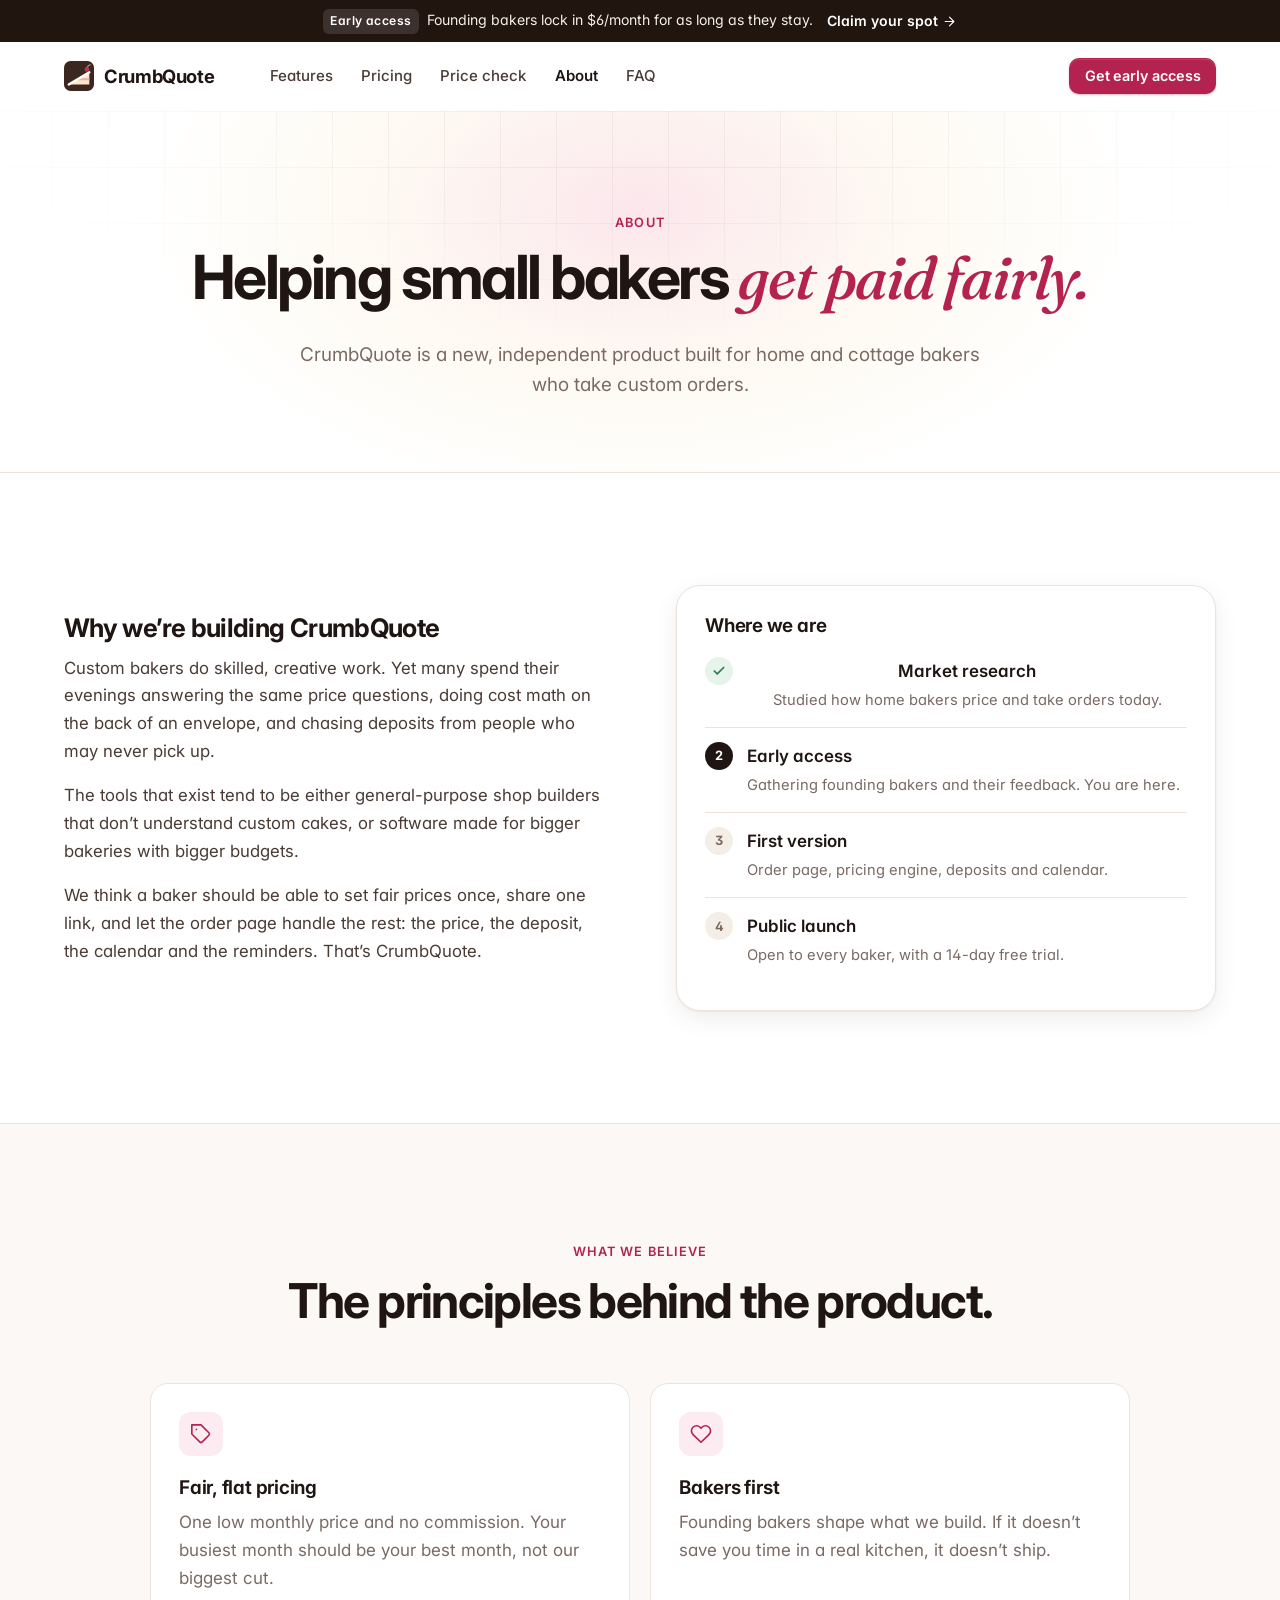
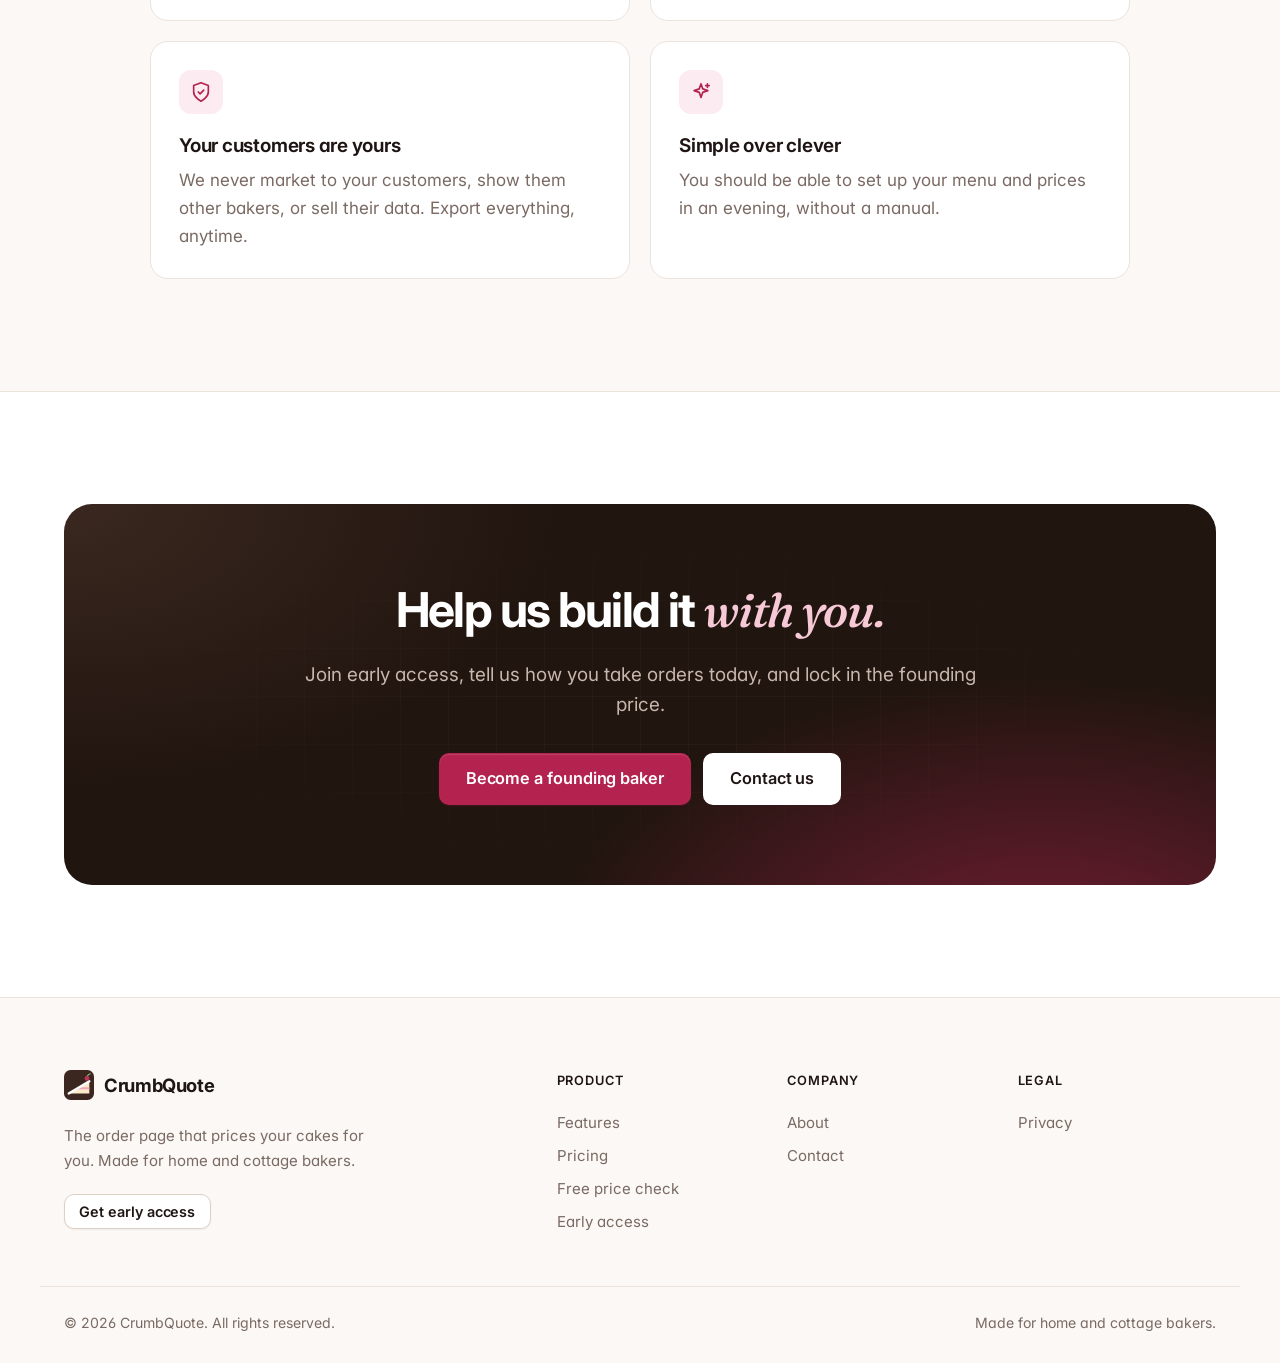
<file: site/about.html>
<!doctype html>
<html lang="en">
<head>
  <meta charset="utf-8">
  <meta name="viewport" content="width=device-width, initial-scale=1">
  <title>About · CrumbQuote</title>
  <meta name="description" content="CrumbQuote is a new, independent product helping home and cottage bakers price fairly and take custom orders without the back-and-forth.">
  <meta property="og:title" content="About CrumbQuote">
  <meta property="og:description" content="Helping small bakers get paid fairly.">
  <meta name="theme-color" content="#FFFFFF">
  <link rel="icon" href="favicon.svg" type="image/svg+xml">
  <link rel="preconnect" href="https://fonts.googleapis.com">
  <link rel="preconnect" href="https://fonts.gstatic.com" crossorigin>
  <link href="https://fonts.googleapis.com/css2?family=Inter:wght@400..800&family=Fraunces:ital,opsz,wght@1,9..144,500&display=swap" rel="stylesheet">
  <link rel="stylesheet" href="styles.css">
</head>
<body>
<a class="skip-link" href="#main">Skip to content</a>

<div class="announce">
  <div class="container announce-inner">
    <p><span class="announce-tag">Early access</span><span class="announce-copy">Founding bakers lock in $6/month for as long as they stay.</span></p>
    <a href="early-access.html">Claim your spot <svg class="icon" aria-hidden="true"><use href="icons.svg#i-arrow"/></svg></a>
  </div>
</div>

<header class="site-header">
  <div class="container nav">
    <a class="brand" href="index.html" aria-label="CrumbQuote home"><img src="favicon.svg" alt="" width="30" height="30"><span>CrumbQuote</span></a>
    <nav class="nav-links" id="site-nav" aria-label="Main">
      <a href="features.html">Features</a>
      <a href="pricing.html">Pricing</a>
      <a href="index.html#price-check">Price check</a>
      <a href="about.html" aria-current="page">About</a>
      <a href="index.html#faq">FAQ</a>
    </nav>
    <div class="nav-cta">
      <a class="btn btn-primary btn-sm" href="early-access.html">Get early access</a>
      <button class="nav-toggle" type="button" aria-controls="site-nav" aria-expanded="false" aria-label="Open menu">
        <svg class="icon i-open" aria-hidden="true"><use href="icons.svg#i-menu"/></svg>
        <svg class="icon i-close" aria-hidden="true"><use href="icons.svg#i-x"/></svg>
      </button>
    </div>
  </div>
</header>

<main id="main">

  <section class="page-hero">
    <div class="container">
      <p class="eyebrow">About</p>
      <h1>Helping small bakers <span class="serif">get paid fairly.</span></h1>
      <p class="lead">CrumbQuote is a new, independent product built for home and cottage bakers who take custom orders.</p>
    </div>
  </section>

  <section class="section">
    <div class="container split">
      <div class="prose reveal">
        <h2>Why we’re building CrumbQuote</h2>
        <p>Custom bakers do skilled, creative work. Yet many spend their evenings answering the same price questions, doing cost math on the back of an envelope, and chasing deposits from people who may never pick up.</p>
        <p>The tools that exist tend to be either general-purpose shop builders that don’t understand custom cakes, or software made for bigger bakeries with bigger budgets.</p>
        <p>We think a baker should be able to set fair prices once, share one link, and let the order page handle the rest: the price, the deposit, the calendar and the reminders. That’s CrumbQuote.</p>
      </div>
      <div class="status-card reveal" style="--d:1">
        <h3>Where we are</h3>
        <ol class="steps-list">
          <li class="done"><span class="n"><svg class="icon" aria-hidden="true" style="width:14px;height:14px;stroke-width:3"><use href="icons.svg#i-check"/></svg></span><div><b>Market research</b><span>Studied how home bakers price and take orders today.</span></div></li>
          <li class="now"><span class="n">2</span><div><b>Early access</b><span>Gathering founding bakers and their feedback. You are here.</span></div></li>
          <li><span class="n">3</span><div><b>First version</b><span>Order page, pricing engine, deposits and calendar.</span></div></li>
          <li><span class="n">4</span><div><b>Public launch</b><span>Open to every baker, with a 14-day free trial.</span></div></li>
        </ol>
      </div>
    </div>
  </section>

  <section class="section section-soft">
    <div class="container">
      <div class="section-head center reveal">
        <p class="eyebrow">What we believe</p>
        <h2>The principles behind the product.</h2>
      </div>
      <div class="grid-2 values mid container" style="padding:0">
        <article class="card reveal"><span class="card-icon brand"><svg class="icon" aria-hidden="true"><use href="icons.svg#i-tag"/></svg></span><h3>Fair, flat pricing</h3><p>One low monthly price and no commission. Your busiest month should be your best month, not our biggest cut.</p></article>
        <article class="card reveal" style="--d:1"><span class="card-icon brand"><svg class="icon" aria-hidden="true"><use href="icons.svg#i-heart"/></svg></span><h3>Bakers first</h3><p>Founding bakers shape what we build. If it doesn’t save you time in a real kitchen, it doesn’t ship.</p></article>
        <article class="card reveal"><span class="card-icon brand"><svg class="icon" aria-hidden="true"><use href="icons.svg#i-shield"/></svg></span><h3>Your customers are yours</h3><p>We never market to your customers, show them other bakers, or sell their data. Export everything, anytime.</p></article>
        <article class="card reveal" style="--d:1"><span class="card-icon brand"><svg class="icon" aria-hidden="true"><use href="icons.svg#i-sparkle"/></svg></span><h3>Simple over clever</h3><p>You should be able to set up your menu and prices in an evening, without a manual.</p></article>
      </div>
    </div>
  </section>

  <section class="section">
    <div class="container">
      <div class="cta-band reveal">
        <h2>Help us build it <span class="serif">with you.</span></h2>
        <p class="lead">Join early access, tell us how you take orders today, and lock in the founding price.</p>
        <div class="hero-actions" style="display:flex; gap:12px; justify-content:center; flex-wrap:wrap">
          <a class="btn btn-primary btn-lg" href="early-access.html">Become a founding baker</a>
          <a class="btn btn-light btn-lg" href="mailto:you@example.com">Contact us</a>
        </div>
      </div>
    </div>
  </section>

</main>

<footer class="site-footer">
  <div class="container footer-top">
    <div class="footer-brand">
      <a class="brand" href="index.html" aria-label="CrumbQuote home"><img src="favicon.svg" alt="" width="30" height="30"><span>CrumbQuote</span></a>
      <p>The order page that prices your cakes for you. Made for home and cottage bakers.</p>
      <a class="btn btn-secondary btn-sm" href="early-access.html">Get early access</a>
    </div>
    <div class="footer-cols">
      <div>
        <p class="footer-heading">Product</p>
        <a href="features.html">Features</a>
        <a href="pricing.html">Pricing</a>
        <a href="index.html#price-check">Free price check</a>
        <a href="early-access.html">Early access</a>
      </div>
      <div>
        <p class="footer-heading">Company</p>
        <a href="about.html">About</a>
        <a href="mailto:you@example.com">Contact</a>
      </div>
      <div>
        <p class="footer-heading">Legal</p>
        <a href="privacy.html">Privacy</a>
      </div>
    </div>
  </div>
  <div class="container footer-bottom">
    <p>© <span class="js-year">2026</span> CrumbQuote. All rights reserved.</p>
    <p>Made for home and cottage bakers.</p>
  </div>
</footer>

<script src="script.js" defer></script>
</body>
</html>
</file>
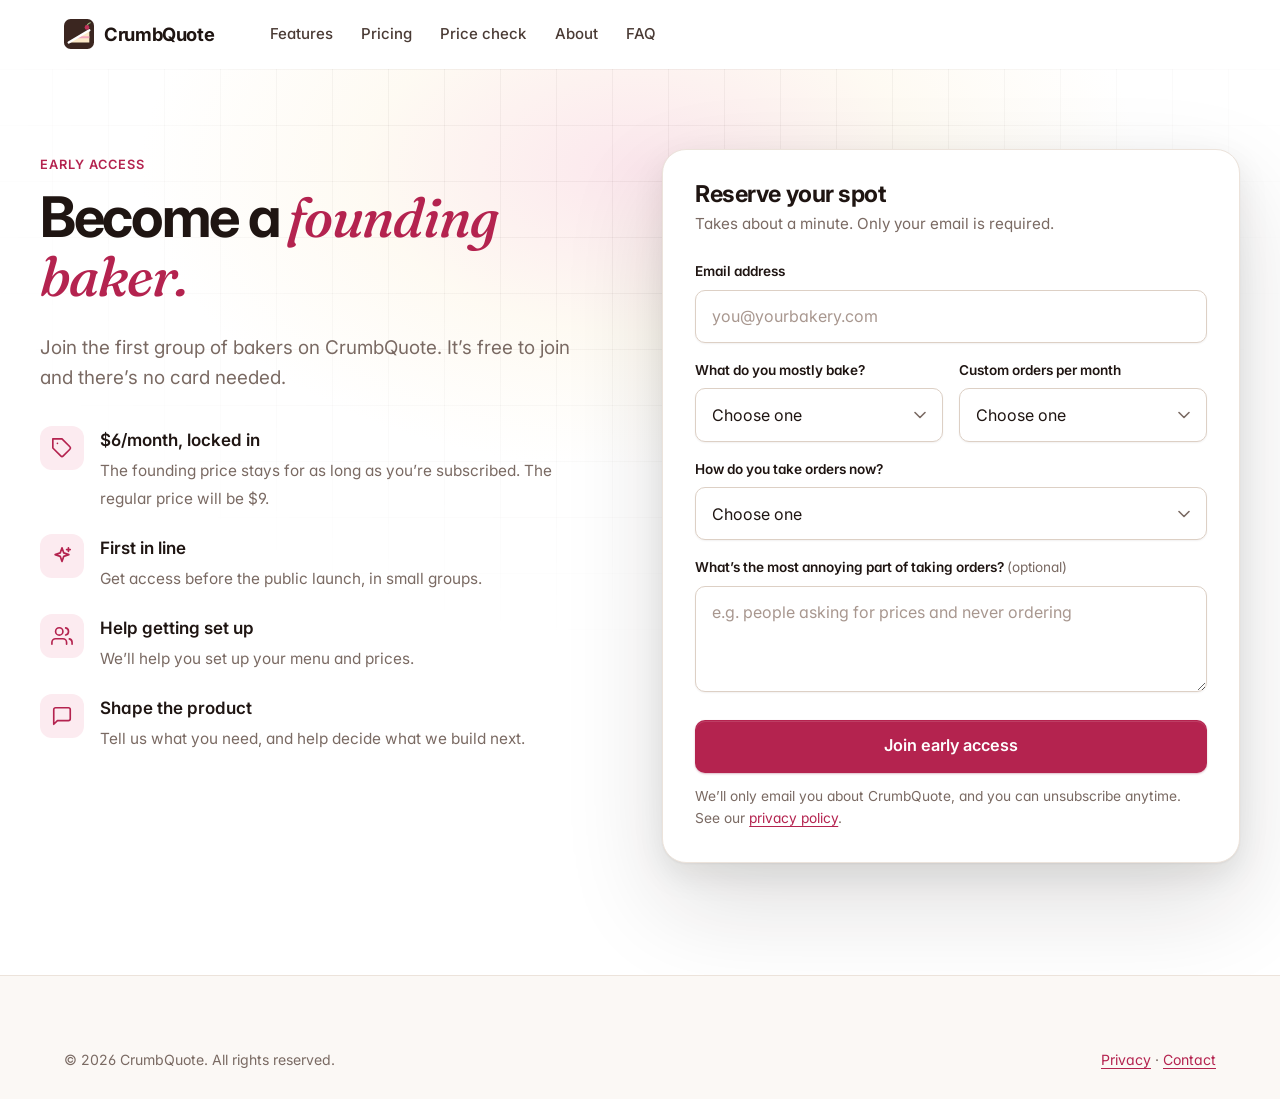
<file: site/early-access.html>
<!doctype html>
<html lang="en">
<head>
  <meta charset="utf-8">
  <meta name="viewport" content="width=device-width, initial-scale=1">
  <title>Get early access · CrumbQuote</title>
  <meta name="description" content="Become a founding baker: early access to CrumbQuote and $6/month locked in for as long as you stay.">
  <meta property="og:title" content="Become a founding baker · CrumbQuote">
  <meta property="og:description" content="Early access and $6/month locked in for as long as you stay.">
  <meta name="theme-color" content="#FFFFFF">
  <link rel="icon" href="favicon.svg" type="image/svg+xml">
  <link rel="preconnect" href="https://fonts.googleapis.com">
  <link rel="preconnect" href="https://fonts.gstatic.com" crossorigin>
  <link href="https://fonts.googleapis.com/css2?family=Inter:wght@400..800&family=Fraunces:ital,opsz,wght@1,9..144,500&display=swap" rel="stylesheet">
  <link rel="stylesheet" href="styles.css">
</head>
<body>
<a class="skip-link" href="#main">Skip to content</a>

<header class="site-header">
  <div class="container nav">
    <a class="brand" href="index.html" aria-label="CrumbQuote home"><img src="favicon.svg" alt="" width="30" height="30"><span>CrumbQuote</span></a>
    <nav class="nav-links" id="site-nav" aria-label="Main">
      <a href="features.html">Features</a>
      <a href="pricing.html">Pricing</a>
      <a href="index.html#price-check">Price check</a>
      <a href="about.html">About</a>
      <a href="index.html#faq">FAQ</a>
    </nav>
    <div class="nav-cta">
      <button class="nav-toggle" type="button" aria-controls="site-nav" aria-expanded="false" aria-label="Open menu">
        <svg class="icon i-open" aria-hidden="true"><use href="icons.svg#i-menu"/></svg>
        <svg class="icon i-close" aria-hidden="true"><use href="icons.svg#i-x"/></svg>
      </button>
    </div>
  </div>
</header>

<main id="main" class="page-hero" style="text-align:left; padding:0; border-bottom:0">
  <div class="container ea">
    <div>
      <p class="eyebrow">Early access</p>
      <h1>Become a <span class="serif">founding baker.</span></h1>
      <p class="lead">Join the first group of bakers on CrumbQuote. It’s free to join and there’s no card needed.</p>
      <ul class="perks">
        <li><span class="card-icon brand"><svg class="icon" aria-hidden="true"><use href="icons.svg#i-tag"/></svg></span><div><b>$6/month, locked in</b><span>The founding price stays for as long as you’re subscribed. The regular price will be $9.</span></div></li>
        <li><span class="card-icon brand"><svg class="icon" aria-hidden="true"><use href="icons.svg#i-sparkle"/></svg></span><div><b>First in line</b><span>Get access before the public launch, in small groups.</span></div></li>
        <li><span class="card-icon brand"><svg class="icon" aria-hidden="true"><use href="icons.svg#i-users"/></svg></span><div><b>Help getting set up</b><span>We’ll help you set up your menu and prices.</span></div></li>
        <li><span class="card-icon brand"><svg class="icon" aria-hidden="true"><use href="icons.svg#i-chat"/></svg></span><div><b>Shape the product</b><span>Tell us what you need, and help decide what we build next.</span></div></li>
      </ul>
    </div>

    <div class="form-card">
      <form class="js-waitlist" id="join-form" name="waitlist" method="POST" data-source="early-access" data-netlify="true" netlify-honeypot="bot-field" novalidate>
        <h2>Reserve your spot</h2>
        <p class="form-intro">Takes about a minute. Only your email is required.</p>
        <input type="hidden" name="form-name" value="waitlist">
        <input type="hidden" name="source" value="early-access">
        <p class="sr-only"><label>Leave this empty <input name="bot-field" tabindex="-1" autocomplete="off"></label></p>

        <div class="form-grid">
          <label class="field full">
            <span class="field-label">Email address</span>
            <input id="join-email" type="email" name="email" placeholder="you@yourbakery.com" autocomplete="email" required>
          </label>
          <label class="field">
            <span class="field-label">What do you mostly bake?</span>
            <select name="bakes">
              <option value="">Choose one</option>
              <option>Custom cakes</option>
              <option>Decorated cookies</option>
              <option>Cupcakes &amp; treats</option>
              <option>Bread &amp; sourdough</option>
              <option>A bit of everything</option>
            </select>
          </label>
          <label class="field">
            <span class="field-label">Custom orders per month</span>
            <select name="orders_per_month">
              <option value="">Choose one</option>
              <option>1–5</option>
              <option>6–15</option>
              <option>16–40</option>
              <option>More than 40</option>
            </select>
          </label>
          <label class="field full">
            <span class="field-label">How do you take orders now?</span>
            <select name="current_method">
              <option value="">Choose one</option>
              <option>Instagram or Facebook DMs</option>
              <option>Texts or phone calls</option>
              <option>Google Form or Jotform</option>
              <option>An ordering app</option>
              <option>Something else</option>
            </select>
          </label>
          <label class="field full">
            <span class="field-label">What’s the most annoying part of taking orders? <span class="optional">(optional)</span></span>
            <textarea name="pain" rows="3" placeholder="e.g. people asking for prices and never ordering"></textarea>
          </label>
        </div>

        <div class="form-actions">
          <button class="btn btn-primary btn-lg btn-block" type="submit">Join early access</button>
          <p class="form-msg" role="status" aria-live="polite"></p>
          <p class="fineprint">We’ll only email you about CrumbQuote, and you can unsubscribe anytime. See our <a href="privacy.html">privacy policy</a>.</p>
        </div>
      </form>

      <div class="done" id="join-done" hidden tabindex="-1">
        <span class="done-icon"><svg class="icon" aria-hidden="true"><use href="icons.svg#i-check"/></svg></span>
        <h2>You’re on the list. Thank you!</h2>
        <p>We’ll email you when your spot opens up. Know another baker who’s tired of “How much?” messages? Send them this page.</p>
        <a class="btn btn-secondary" href="index.html">Back to home</a>
        <p class="preview-note" hidden style="margin-top:18px">Preview mode: nothing was saved. Sign-ups are collected once the site is live on Netlify.</p>
      </div>
    </div>
  </div>
</main>

<footer class="site-footer">
  <div class="container footer-bottom" style="border-top:0; padding-top:0">
    <p>© <span class="js-year">2026</span> CrumbQuote. All rights reserved.</p>
    <p><a href="privacy.html">Privacy</a> · <a href="mailto:you@example.com">Contact</a></p>
  </div>
</footer>

<script src="script.js" defer></script>
</body>
</html>
</file>
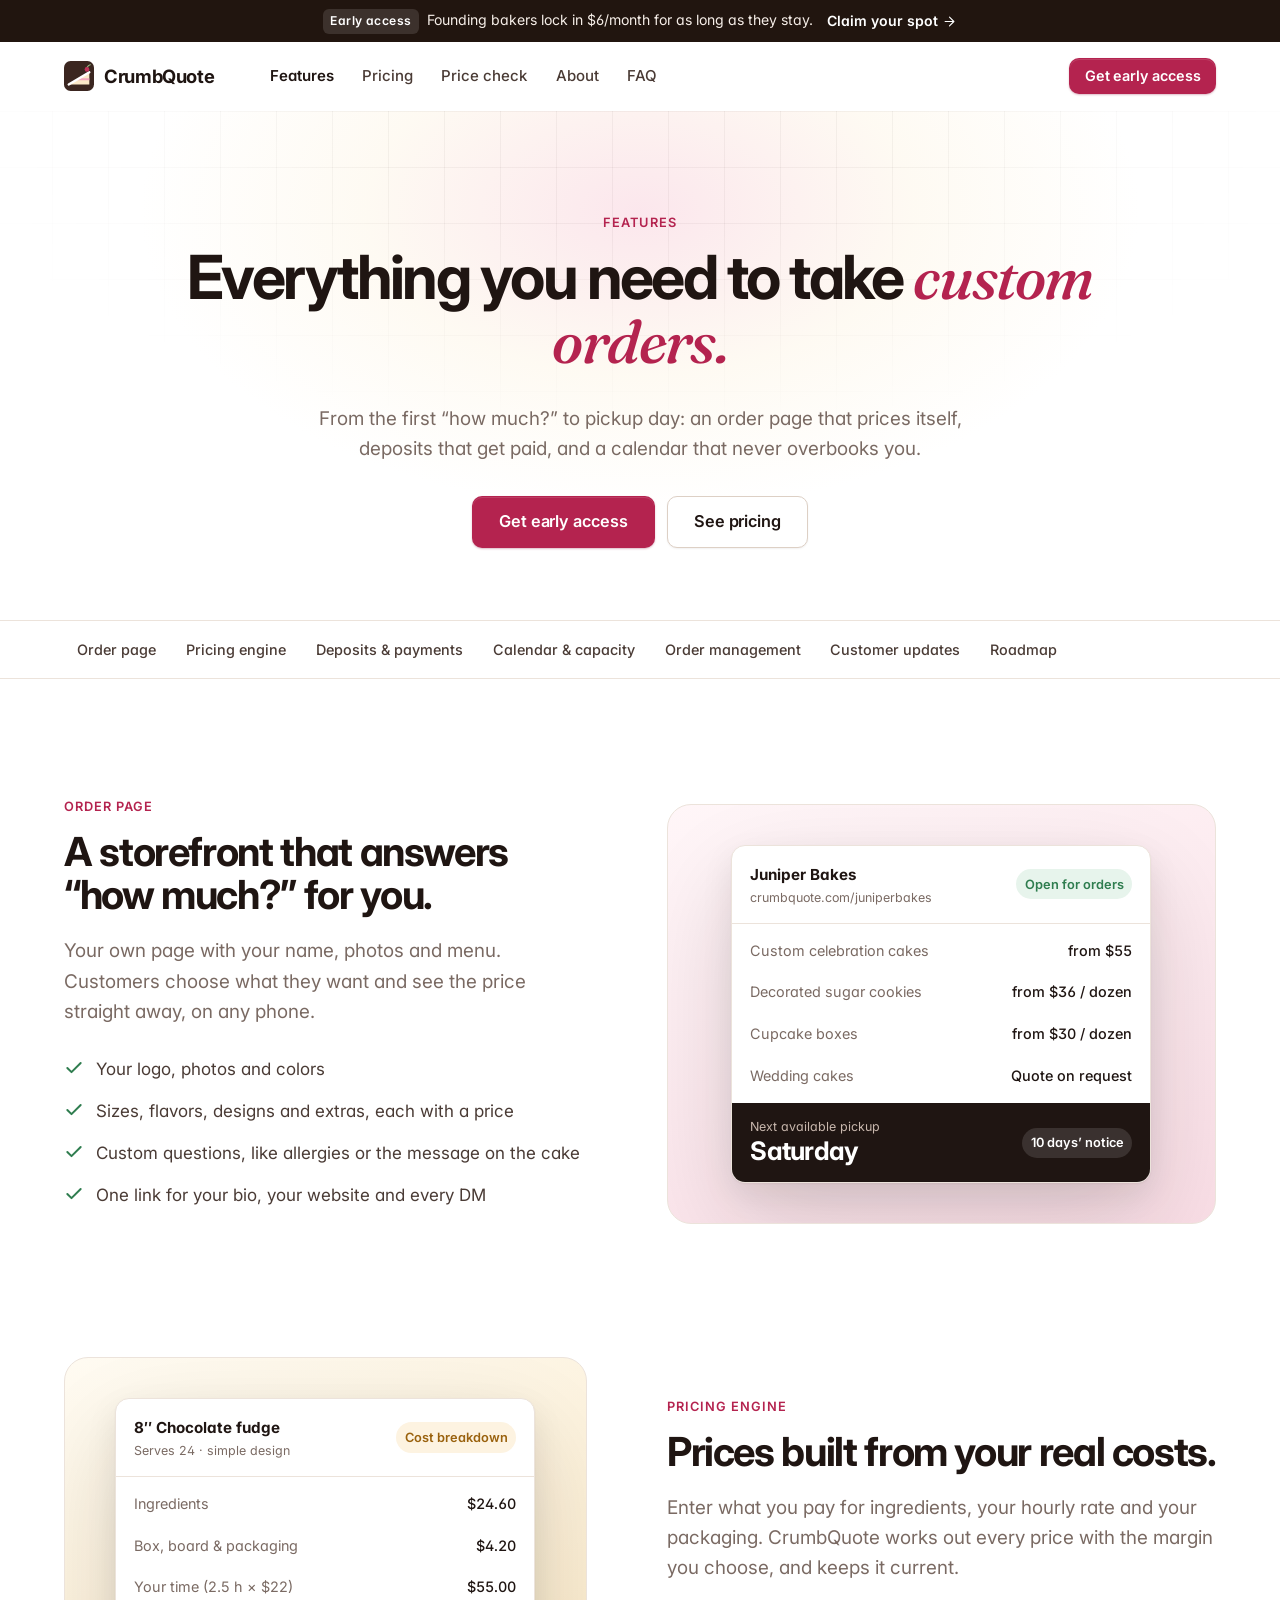
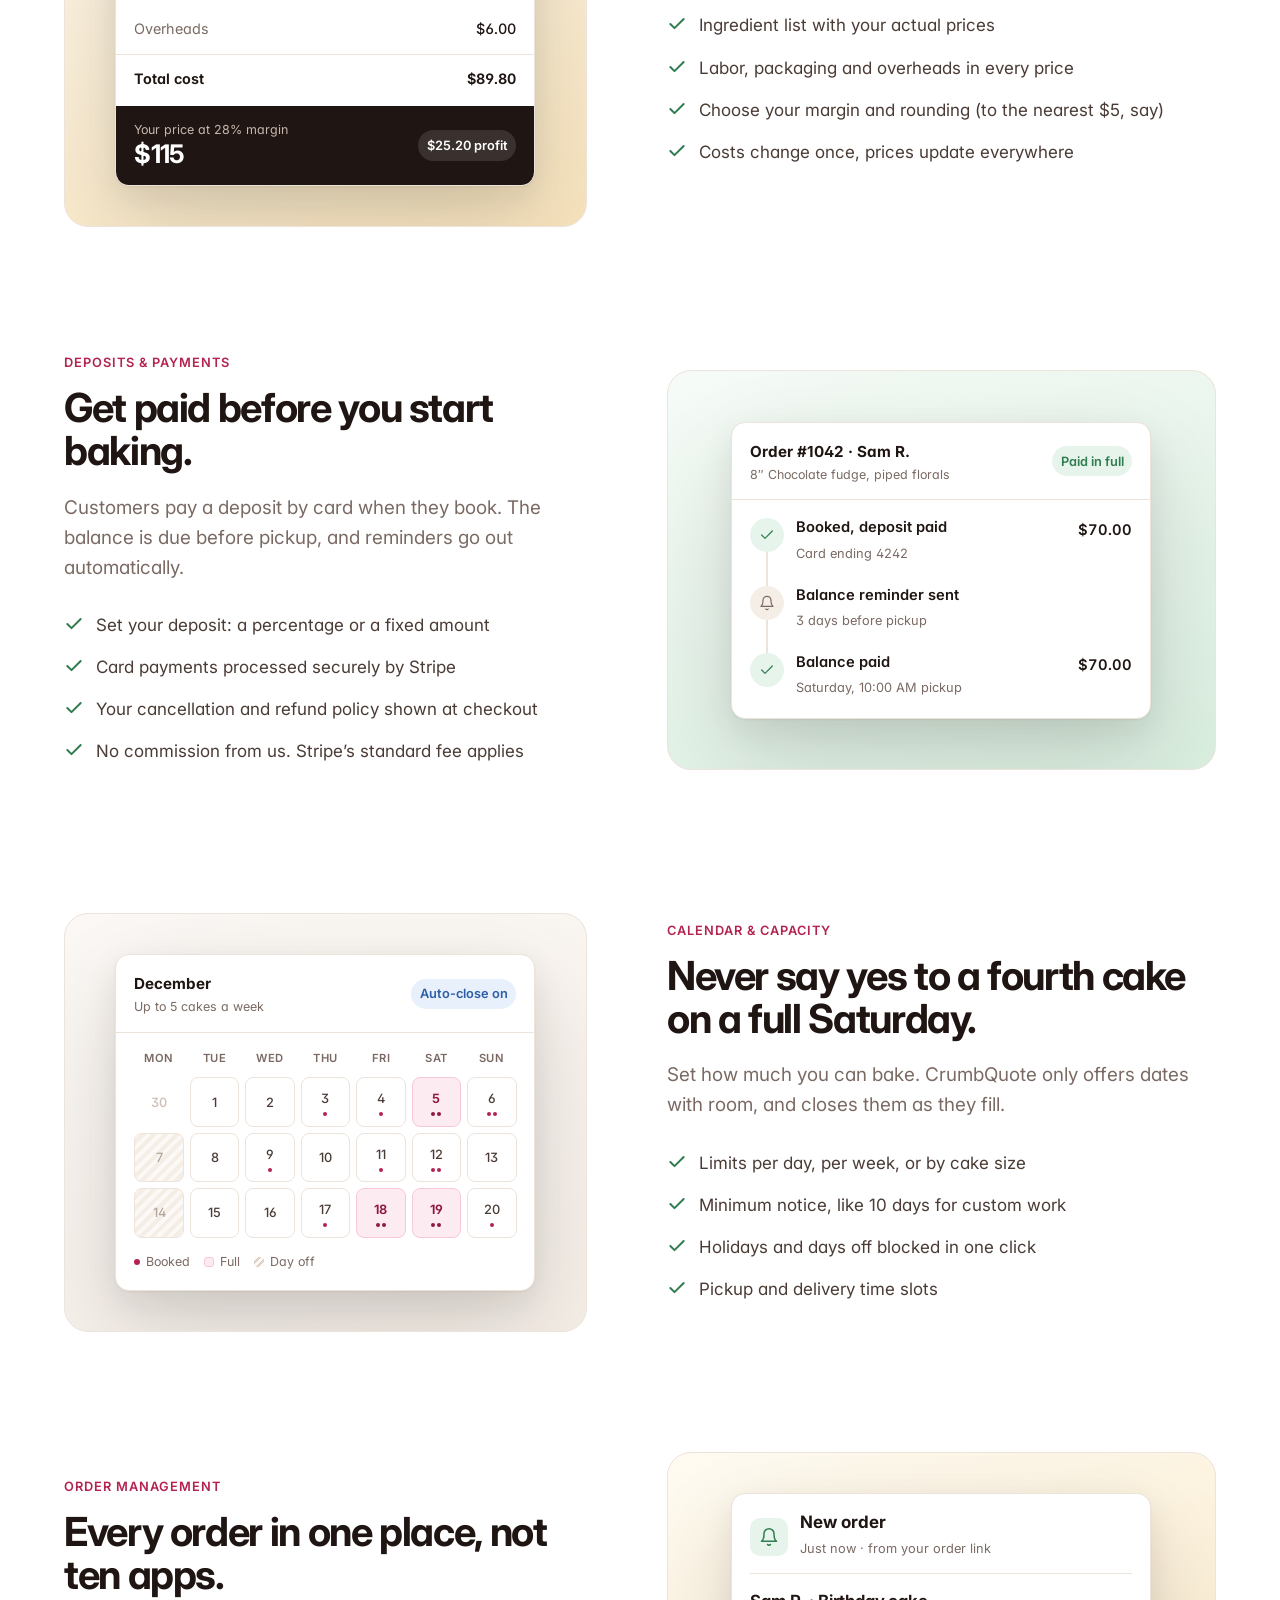
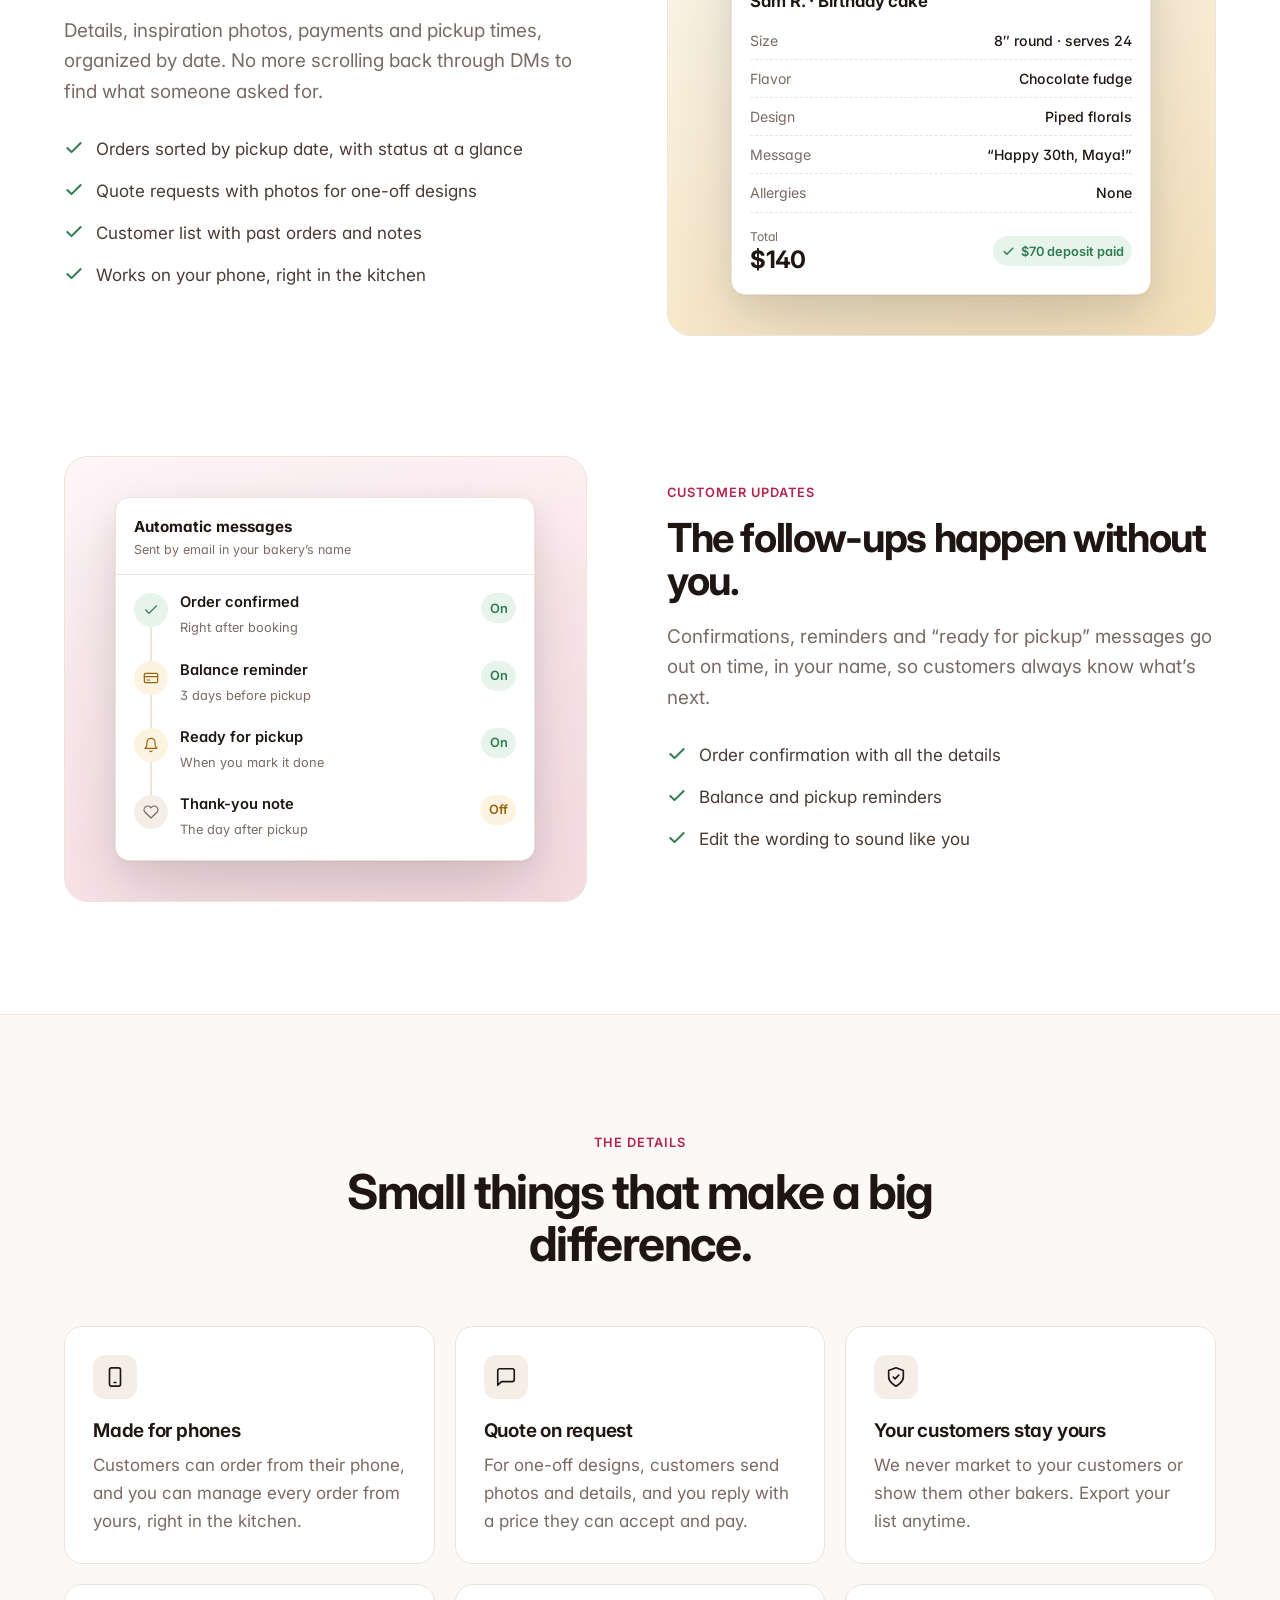
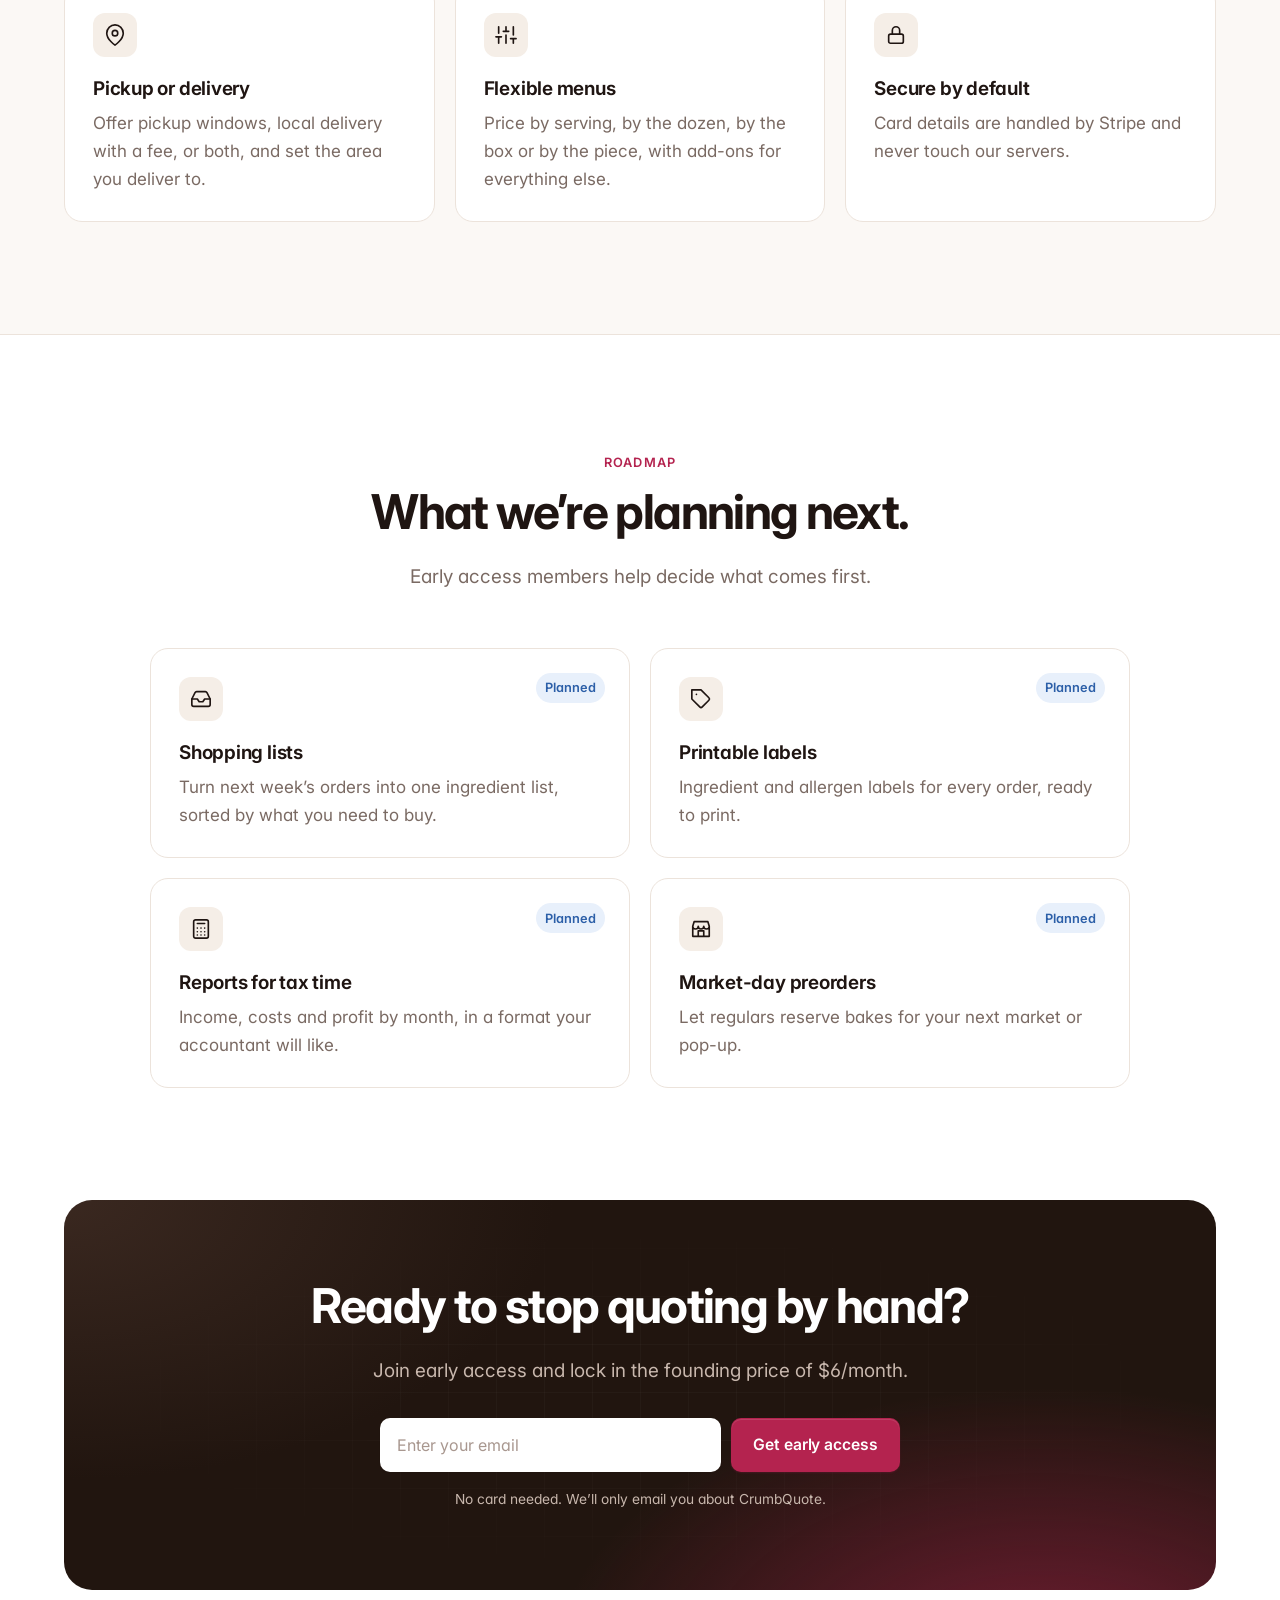
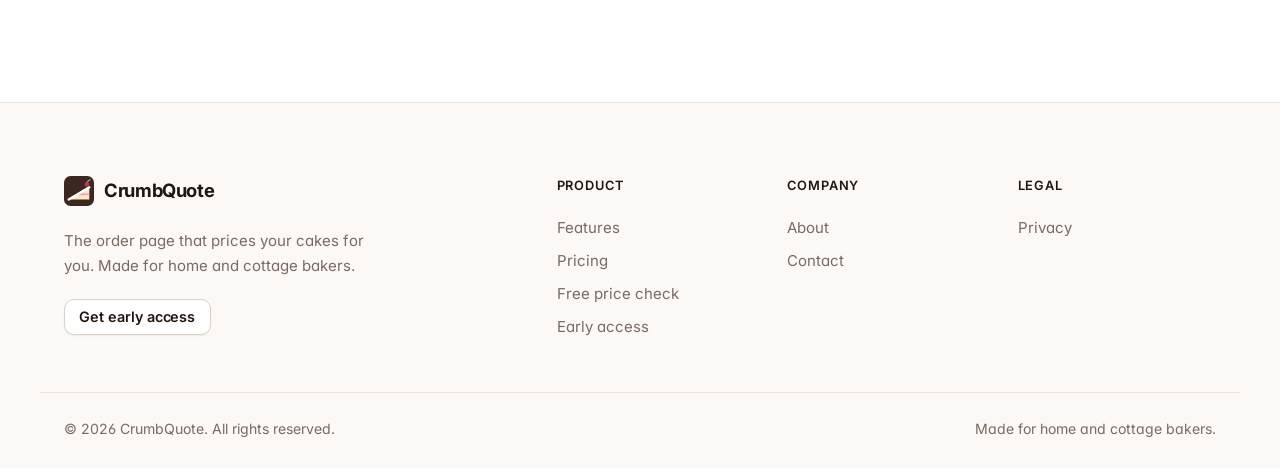
<file: site/features.html>
<!doctype html>
<html lang="en">
<head>
  <meta charset="utf-8">
  <meta name="viewport" content="width=device-width, initial-scale=1">
  <title>Features · CrumbQuote</title>
  <meta name="description" content="Order pages, cost-based pricing, card deposits, capacity limits and order management for custom cake and cookie bakers.">
  <meta property="og:title" content="CrumbQuote features">
  <meta property="og:description" content="Everything a custom baker needs to take orders: instant prices, deposits, and a calendar that never overbooks.">
  <meta name="theme-color" content="#FFFFFF">
  <link rel="icon" href="favicon.svg" type="image/svg+xml">
  <link rel="preconnect" href="https://fonts.googleapis.com">
  <link rel="preconnect" href="https://fonts.gstatic.com" crossorigin>
  <link href="https://fonts.googleapis.com/css2?family=Inter:wght@400..800&family=Fraunces:ital,opsz,wght@1,9..144,500&display=swap" rel="stylesheet">
  <link rel="stylesheet" href="styles.css">
</head>
<body>
<a class="skip-link" href="#main">Skip to content</a>

<div class="announce">
  <div class="container announce-inner">
    <p><span class="announce-tag">Early access</span><span class="announce-copy">Founding bakers lock in $6/month for as long as they stay.</span></p>
    <a href="early-access.html">Claim your spot <svg class="icon" aria-hidden="true"><use href="icons.svg#i-arrow"/></svg></a>
  </div>
</div>

<header class="site-header">
  <div class="container nav">
    <a class="brand" href="index.html" aria-label="CrumbQuote home"><img src="favicon.svg" alt="" width="30" height="30"><span>CrumbQuote</span></a>
    <nav class="nav-links" id="site-nav" aria-label="Main">
      <a href="features.html" aria-current="page">Features</a>
      <a href="pricing.html">Pricing</a>
      <a href="index.html#price-check">Price check</a>
      <a href="about.html">About</a>
      <a href="index.html#faq">FAQ</a>
    </nav>
    <div class="nav-cta">
      <a class="btn btn-primary btn-sm" href="early-access.html">Get early access</a>
      <button class="nav-toggle" type="button" aria-controls="site-nav" aria-expanded="false" aria-label="Open menu">
        <svg class="icon i-open" aria-hidden="true"><use href="icons.svg#i-menu"/></svg>
        <svg class="icon i-close" aria-hidden="true"><use href="icons.svg#i-x"/></svg>
      </button>
    </div>
  </div>
</header>

<main id="main">

  <section class="page-hero">
    <div class="container">
      <p class="eyebrow">Features</p>
      <h1>Everything you need to take <span class="serif">custom orders.</span></h1>
      <p class="lead">From the first “how much?” to pickup day: an order page that prices itself, deposits that get paid, and a calendar that never overbooks you.</p>
      <div class="hero-actions">
        <a class="btn btn-primary btn-lg" href="early-access.html">Get early access</a>
        <a class="btn btn-secondary btn-lg" href="pricing.html">See pricing</a>
      </div>
    </div>
  </section>

  <nav class="subnav" aria-label="Features">
    <div class="container subnav-inner">
      <a href="#order-page">Order page</a>
      <a href="#pricing-engine">Pricing engine</a>
      <a href="#payments">Deposits &amp; payments</a>
      <a href="#capacity">Calendar &amp; capacity</a>
      <a href="#orders">Order management</a>
      <a href="#messages">Customer updates</a>
      <a href="#roadmap">Roadmap</a>
    </div>
  </nav>

  <section class="section">
    <div class="container">

      <!-- Order page -->
      <div class="feature-row" id="order-page">
        <div class="feature-copy reveal">
          <p class="eyebrow">Order page</p>
          <h2>A storefront that answers “how much?” for you.</h2>
          <p class="lead">Your own page with your name, photos and menu. Customers choose what they want and see the price straight away, on any phone.</p>
          <ul class="feature-list">
            <li><svg class="icon" aria-hidden="true"><use href="icons.svg#i-check"/></svg>Your logo, photos and colors</li>
            <li><svg class="icon" aria-hidden="true"><use href="icons.svg#i-check"/></svg>Sizes, flavors, designs and extras, each with a price</li>
            <li><svg class="icon" aria-hidden="true"><use href="icons.svg#i-check"/></svg>Custom questions, like allergies or the message on the cake</li>
            <li><svg class="icon" aria-hidden="true"><use href="icons.svg#i-check"/></svg>One link for your bio, your website and every DM</li>
          </ul>
        </div>
        <div class="feature-visual rose reveal" style="--d:1" aria-hidden="true">
          <div class="mock">
            <div class="mock-head"><div><b>Juniper Bakes</b><small>crumbquote.com/juniperbakes</small></div><span class="pill pill-green">Open for orders</span></div>
            <dl class="mock-rows">
              <div><dt>Custom celebration cakes</dt><dd>from $55</dd></div>
              <div><dt>Decorated sugar cookies</dt><dd>from $36 / dozen</dd></div>
              <div><dt>Cupcake boxes</dt><dd>from $30 / dozen</dd></div>
              <div><dt>Wedding cakes</dt><dd>Quote on request</dd></div>
            </dl>
            <div class="mock-foot"><div><small>Next available pickup</small><b>Saturday</b></div><span class="pill">10 days’ notice</span></div>
          </div>
        </div>
      </div>

      <!-- Pricing engine -->
      <div class="feature-row reverse" id="pricing-engine">
        <div class="feature-copy reveal">
          <p class="eyebrow">Pricing engine</p>
          <h2>Prices built from your real costs.</h2>
          <p class="lead">Enter what you pay for ingredients, your hourly rate and your packaging. CrumbQuote works out every price with the margin you choose, and keeps it current.</p>
          <ul class="feature-list">
            <li><svg class="icon" aria-hidden="true"><use href="icons.svg#i-check"/></svg>Ingredient list with your actual prices</li>
            <li><svg class="icon" aria-hidden="true"><use href="icons.svg#i-check"/></svg>Labor, packaging and overheads in every price</li>
            <li><svg class="icon" aria-hidden="true"><use href="icons.svg#i-check"/></svg>Choose your margin and rounding (to the nearest $5, say)</li>
            <li><svg class="icon" aria-hidden="true"><use href="icons.svg#i-check"/></svg>Costs change once, prices update everywhere</li>
          </ul>
        </div>
        <div class="feature-visual honey reveal" style="--d:1" aria-hidden="true">
          <div class="mock">
            <div class="mock-head"><div><b>8″ Chocolate fudge</b><small>Serves 24 · simple design</small></div><span class="pill pill-amber">Cost breakdown</span></div>
            <dl class="mock-rows">
              <div><dt>Ingredients</dt><dd>$24.60</dd></div>
              <div><dt>Box, board &amp; packaging</dt><dd>$4.20</dd></div>
              <div><dt>Your time (2.5 h × $22)</dt><dd>$55.00</dd></div>
              <div><dt>Overheads</dt><dd>$6.00</dd></div>
              <div class="sum"><dt>Total cost</dt><dd>$89.80</dd></div>
            </dl>
            <div class="mock-foot"><div><small>Your price at 28% margin</small><b>$115</b></div><span class="pill">$25.20 profit</span></div>
          </div>
        </div>
      </div>

      <!-- Payments -->
      <div class="feature-row" id="payments">
        <div class="feature-copy reveal">
          <p class="eyebrow">Deposits &amp; payments</p>
          <h2>Get paid before you start baking.</h2>
          <p class="lead">Customers pay a deposit by card when they book. The balance is due before pickup, and reminders go out automatically.</p>
          <ul class="feature-list">
            <li><svg class="icon" aria-hidden="true"><use href="icons.svg#i-check"/></svg>Set your deposit: a percentage or a fixed amount</li>
            <li><svg class="icon" aria-hidden="true"><use href="icons.svg#i-check"/></svg>Card payments processed securely by Stripe</li>
            <li><svg class="icon" aria-hidden="true"><use href="icons.svg#i-check"/></svg>Your cancellation and refund policy shown at checkout</li>
            <li><svg class="icon" aria-hidden="true"><use href="icons.svg#i-check"/></svg>No commission from us. Stripe’s standard fee applies</li>
          </ul>
        </div>
        <div class="feature-visual mint reveal" style="--d:1" aria-hidden="true">
          <div class="mock">
            <div class="mock-head"><div><b>Order #1042 · Sam R.</b><small>8″ Chocolate fudge, piped florals</small></div><span class="pill pill-green">Paid in full</span></div>
            <ol class="timeline">
              <li><span class="tl-icon green"><svg class="icon"><use href="icons.svg#i-check"/></svg></span><div><b>Booked, deposit paid</b><small>Card ending 4242</small></div><span class="amt">$70.00</span></li>
              <li><span class="tl-icon grey"><svg class="icon"><use href="icons.svg#i-bell"/></svg></span><div><b>Balance reminder sent</b><small>3 days before pickup</small></div><span class="amt"></span></li>
              <li><span class="tl-icon green"><svg class="icon"><use href="icons.svg#i-check"/></svg></span><div><b>Balance paid</b><small>Saturday, 10:00 AM pickup</small></div><span class="amt">$70.00</span></li>
            </ol>
          </div>
        </div>
      </div>

      <!-- Capacity -->
      <div class="feature-row reverse" id="capacity">
        <div class="feature-copy reveal">
          <p class="eyebrow">Calendar &amp; capacity</p>
          <h2>Never say yes to a fourth cake on a full Saturday.</h2>
          <p class="lead">Set how much you can bake. CrumbQuote only offers dates with room, and closes them as they fill.</p>
          <ul class="feature-list">
            <li><svg class="icon" aria-hidden="true"><use href="icons.svg#i-check"/></svg>Limits per day, per week, or by cake size</li>
            <li><svg class="icon" aria-hidden="true"><use href="icons.svg#i-check"/></svg>Minimum notice, like 10 days for custom work</li>
            <li><svg class="icon" aria-hidden="true"><use href="icons.svg#i-check"/></svg>Holidays and days off blocked in one click</li>
            <li><svg class="icon" aria-hidden="true"><use href="icons.svg#i-check"/></svg>Pickup and delivery time slots</li>
          </ul>
        </div>
        <div class="feature-visual reveal" style="--d:1" aria-hidden="true">
          <div class="mock">
            <div class="mock-head"><div><b>December</b><small>Up to 5 cakes a week</small></div><span class="pill pill-blue">Auto-close on</span></div>
            <div class="cal">
              <div class="cal-week"><span class="cal-dow">Mon</span><span class="cal-dow">Tue</span><span class="cal-dow">Wed</span><span class="cal-dow">Thu</span><span class="cal-dow">Fri</span><span class="cal-dow">Sat</span><span class="cal-dow">Sun</span></div>
              <div class="cal-week"><span class="cal-day mute">30</span><span class="cal-day">1</span><span class="cal-day">2</span><span class="cal-day one">3<i></i></span><span class="cal-day one">4<i></i></span><span class="cal-day full">5<i></i></span><span class="cal-day">6<i></i></span></div>
              <div class="cal-week"><span class="cal-day off">7</span><span class="cal-day">8</span><span class="cal-day one">9<i></i></span><span class="cal-day">10</span><span class="cal-day one">11<i></i></span><span class="cal-day">12<i></i></span><span class="cal-day">13</span></div>
              <div class="cal-week"><span class="cal-day off">14</span><span class="cal-day">15</span><span class="cal-day">16</span><span class="cal-day one">17<i></i></span><span class="cal-day full">18<i></i></span><span class="cal-day full">19<i></i></span><span class="cal-day one">20<i></i></span></div>
              <div class="cal-legend"><span class="l-booked">Booked</span><span class="l-full">Full</span><span class="l-off">Day off</span></div>
            </div>
          </div>
        </div>
      </div>

      <!-- Orders -->
      <div class="feature-row" id="orders">
        <div class="feature-copy reveal">
          <p class="eyebrow">Order management</p>
          <h2>Every order in one place, not ten apps.</h2>
          <p class="lead">Details, inspiration photos, payments and pickup times, organized by date. No more scrolling back through DMs to find what someone asked for.</p>
          <ul class="feature-list">
            <li><svg class="icon" aria-hidden="true"><use href="icons.svg#i-check"/></svg>Orders sorted by pickup date, with status at a glance</li>
            <li><svg class="icon" aria-hidden="true"><use href="icons.svg#i-check"/></svg>Quote requests with photos for one-off designs</li>
            <li><svg class="icon" aria-hidden="true"><use href="icons.svg#i-check"/></svg>Customer list with past orders and notes</li>
            <li><svg class="icon" aria-hidden="true"><use href="icons.svg#i-check"/></svg>Works on your phone, right in the kitchen</li>
          </ul>
        </div>
        <div class="feature-visual honey reveal" style="--d:1" aria-hidden="true">
          <div class="order-card mock">
            <div class="order-top">
              <span class="order-icon"><svg class="icon"><use href="icons.svg#i-bell"/></svg></span>
              <div><b>New order</b><small>Just now · from your order link</small></div>
            </div>
            <p class="order-name">Sam R. · Birthday cake</p>
            <dl class="order-lines">
              <div><dt>Size</dt><dd>8″ round · serves 24</dd></div>
              <div><dt>Flavor</dt><dd>Chocolate fudge</dd></div>
              <div><dt>Design</dt><dd>Piped florals</dd></div>
              <div><dt>Message</dt><dd>“Happy 30th, Maya!”</dd></div>
              <div><dt>Allergies</dt><dd>None</dd></div>
            </dl>
            <div class="order-total">
              <div><small>Total</small><b>$140</b></div>
              <span class="pill pill-green"><svg class="icon"><use href="icons.svg#i-check"/></svg>$70 deposit paid</span>
            </div>
          </div>
        </div>
      </div>

      <!-- Messages -->
      <div class="feature-row reverse" id="messages">
        <div class="feature-copy reveal">
          <p class="eyebrow">Customer updates</p>
          <h2>The follow-ups happen without you.</h2>
          <p class="lead">Confirmations, reminders and “ready for pickup” messages go out on time, in your name, so customers always know what’s next.</p>
          <ul class="feature-list">
            <li><svg class="icon" aria-hidden="true"><use href="icons.svg#i-check"/></svg>Order confirmation with all the details</li>
            <li><svg class="icon" aria-hidden="true"><use href="icons.svg#i-check"/></svg>Balance and pickup reminders</li>
            <li><svg class="icon" aria-hidden="true"><use href="icons.svg#i-check"/></svg>Edit the wording to sound like you</li>
          </ul>
        </div>
        <div class="feature-visual rose reveal" style="--d:1" aria-hidden="true">
          <div class="mock">
            <div class="mock-head"><div><b>Automatic messages</b><small>Sent by email in your bakery’s name</small></div></div>
            <ol class="timeline">
              <li><span class="tl-icon green"><svg class="icon"><use href="icons.svg#i-check"/></svg></span><div><b>Order confirmed</b><small>Right after booking</small></div><span class="pill pill-green">On</span></li>
              <li><span class="tl-icon amber"><svg class="icon"><use href="icons.svg#i-card"/></svg></span><div><b>Balance reminder</b><small>3 days before pickup</small></div><span class="pill pill-green">On</span></li>
              <li><span class="tl-icon amber"><svg class="icon"><use href="icons.svg#i-bell"/></svg></span><div><b>Ready for pickup</b><small>When you mark it done</small></div><span class="pill pill-green">On</span></li>
              <li><span class="tl-icon grey"><svg class="icon"><use href="icons.svg#i-heart"/></svg></span><div><b>Thank-you note</b><small>The day after pickup</small></div><span class="pill pill-amber">Off</span></li>
            </ol>
          </div>
        </div>
      </div>

    </div>
  </section>

  <!-- Details grid -->
  <section class="section section-soft">
    <div class="container">
      <div class="section-head center reveal">
        <p class="eyebrow">The details</p>
        <h2>Small things that make a big difference.</h2>
      </div>
      <div class="grid-3">
        <article class="card reveal"><span class="card-icon"><svg class="icon" aria-hidden="true"><use href="icons.svg#i-phone"/></svg></span><h3>Made for phones</h3><p>Customers can order from their phone, and you can manage every order from yours, right in the kitchen.</p></article>
        <article class="card reveal" style="--d:1"><span class="card-icon"><svg class="icon" aria-hidden="true"><use href="icons.svg#i-chat"/></svg></span><h3>Quote on request</h3><p>For one-off designs, customers send photos and details, and you reply with a price they can accept and pay.</p></article>
        <article class="card reveal" style="--d:2"><span class="card-icon"><svg class="icon" aria-hidden="true"><use href="icons.svg#i-shield"/></svg></span><h3>Your customers stay yours</h3><p>We never market to your customers or show them other bakers. Export your list anytime.</p></article>
        <article class="card reveal"><span class="card-icon"><svg class="icon" aria-hidden="true"><use href="icons.svg#i-map"/></svg></span><h3>Pickup or delivery</h3><p>Offer pickup windows, local delivery with a fee, or both, and set the area you deliver to.</p></article>
        <article class="card reveal" style="--d:1"><span class="card-icon"><svg class="icon" aria-hidden="true"><use href="icons.svg#i-sliders"/></svg></span><h3>Flexible menus</h3><p>Price by serving, by the dozen, by the box or by the piece, with add-ons for everything else.</p></article>
        <article class="card reveal" style="--d:2"><span class="card-icon"><svg class="icon" aria-hidden="true"><use href="icons.svg#i-lock"/></svg></span><h3>Secure by default</h3><p>Card details are handled by Stripe and never touch our servers.</p></article>
      </div>
    </div>
  </section>

  <!-- Roadmap -->
  <section class="section" id="roadmap">
    <div class="container">
      <div class="section-head center reveal">
        <p class="eyebrow">Roadmap</p>
        <h2>What we’re planning next.</h2>
        <p class="lead">Early access members help decide what comes first.</p>
      </div>
      <div class="grid-2 roadmap mid container" style="padding:0">
        <article class="card reveal"><span class="pill pill-blue">Planned</span><span class="card-icon"><svg class="icon" aria-hidden="true"><use href="icons.svg#i-inbox"/></svg></span><h3>Shopping lists</h3><p>Turn next week’s orders into one ingredient list, sorted by what you need to buy.</p></article>
        <article class="card reveal" style="--d:1"><span class="pill pill-blue">Planned</span><span class="card-icon"><svg class="icon" aria-hidden="true"><use href="icons.svg#i-tag"/></svg></span><h3>Printable labels</h3><p>Ingredient and allergen labels for every order, ready to print.</p></article>
        <article class="card reveal"><span class="pill pill-blue">Planned</span><span class="card-icon"><svg class="icon" aria-hidden="true"><use href="icons.svg#i-calc"/></svg></span><h3>Reports for tax time</h3><p>Income, costs and profit by month, in a format your accountant will like.</p></article>
        <article class="card reveal" style="--d:1"><span class="pill pill-blue">Planned</span><span class="card-icon"><svg class="icon" aria-hidden="true"><use href="icons.svg#i-store"/></svg></span><h3>Market-day preorders</h3><p>Let regulars reserve bakes for your next market or pop-up.</p></article>
      </div>
    </div>
  </section>

  <section class="section" style="padding-top:0">
    <div class="container">
      <div class="cta-band reveal">
        <h2>Ready to stop quoting by hand?</h2>
        <p class="lead">Join early access and lock in the founding price of $6/month.</p>
        <form class="capture js-waitlist" data-source="features" method="POST" action="/" novalidate>
          <input type="hidden" name="form-name" value="waitlist">
          <input type="hidden" name="source" value="features">
          <p class="sr-only"><label>Leave this empty <input name="bot-field" tabindex="-1" autocomplete="off"></label></p>
          <label class="sr-only" for="cta-email">Email address</label>
          <input id="cta-email" type="email" name="email" placeholder="Enter your email" autocomplete="email" required>
          <button class="btn btn-primary" type="submit">Get early access</button>
          <p class="form-msg" role="status" aria-live="polite"></p>
        </form>
        <p class="fineprint">No card needed. We’ll only email you about CrumbQuote.</p>
      </div>
    </div>
  </section>

</main>

<footer class="site-footer">
  <div class="container footer-top">
    <div class="footer-brand">
      <a class="brand" href="index.html" aria-label="CrumbQuote home"><img src="favicon.svg" alt="" width="30" height="30"><span>CrumbQuote</span></a>
      <p>The order page that prices your cakes for you. Made for home and cottage bakers.</p>
      <a class="btn btn-secondary btn-sm" href="early-access.html">Get early access</a>
    </div>
    <div class="footer-cols">
      <div>
        <p class="footer-heading">Product</p>
        <a href="features.html">Features</a>
        <a href="pricing.html">Pricing</a>
        <a href="index.html#price-check">Free price check</a>
        <a href="early-access.html">Early access</a>
      </div>
      <div>
        <p class="footer-heading">Company</p>
        <a href="about.html">About</a>
        <a href="mailto:you@example.com">Contact</a>
      </div>
      <div>
        <p class="footer-heading">Legal</p>
        <a href="privacy.html">Privacy</a>
      </div>
    </div>
  </div>
  <div class="container footer-bottom">
    <p>© <span class="js-year">2026</span> CrumbQuote. All rights reserved.</p>
    <p>Made for home and cottage bakers.</p>
  </div>
</footer>

<script src="script.js" defer></script>
</body>
</html>
</file>
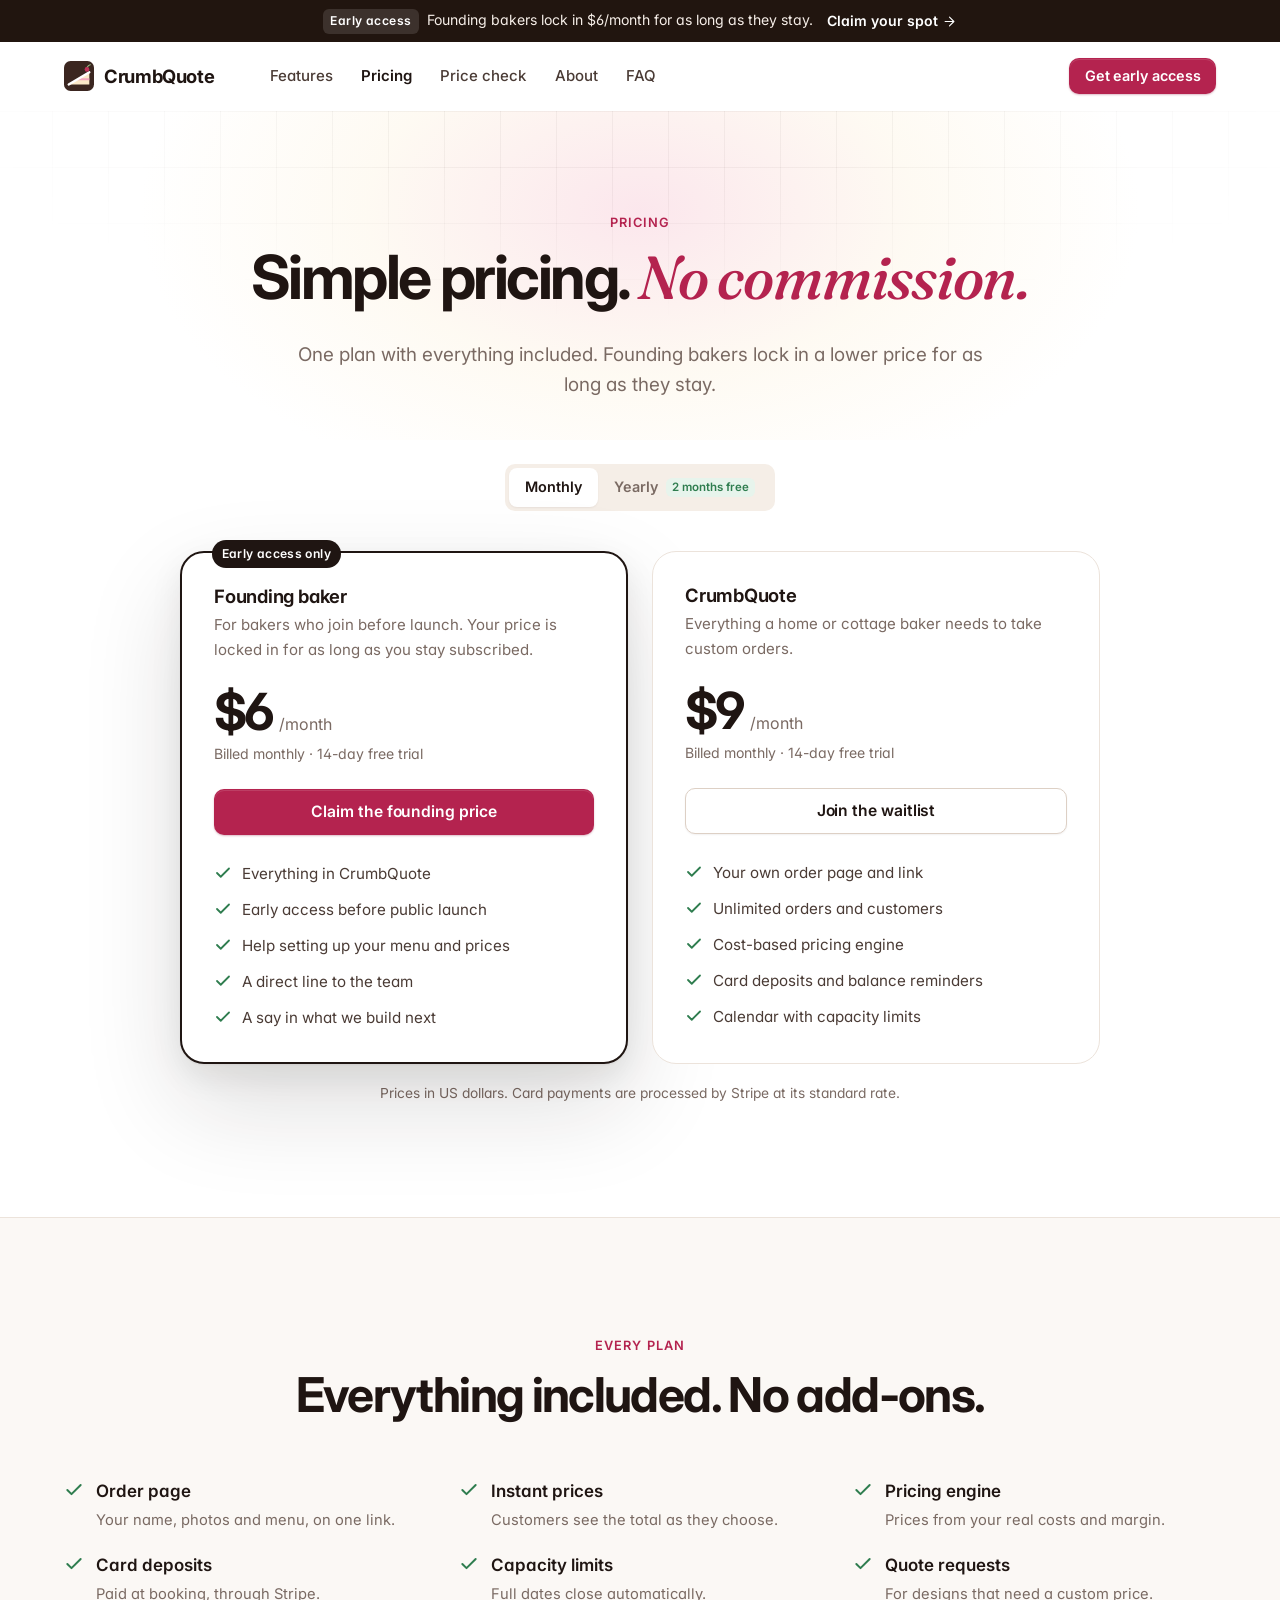
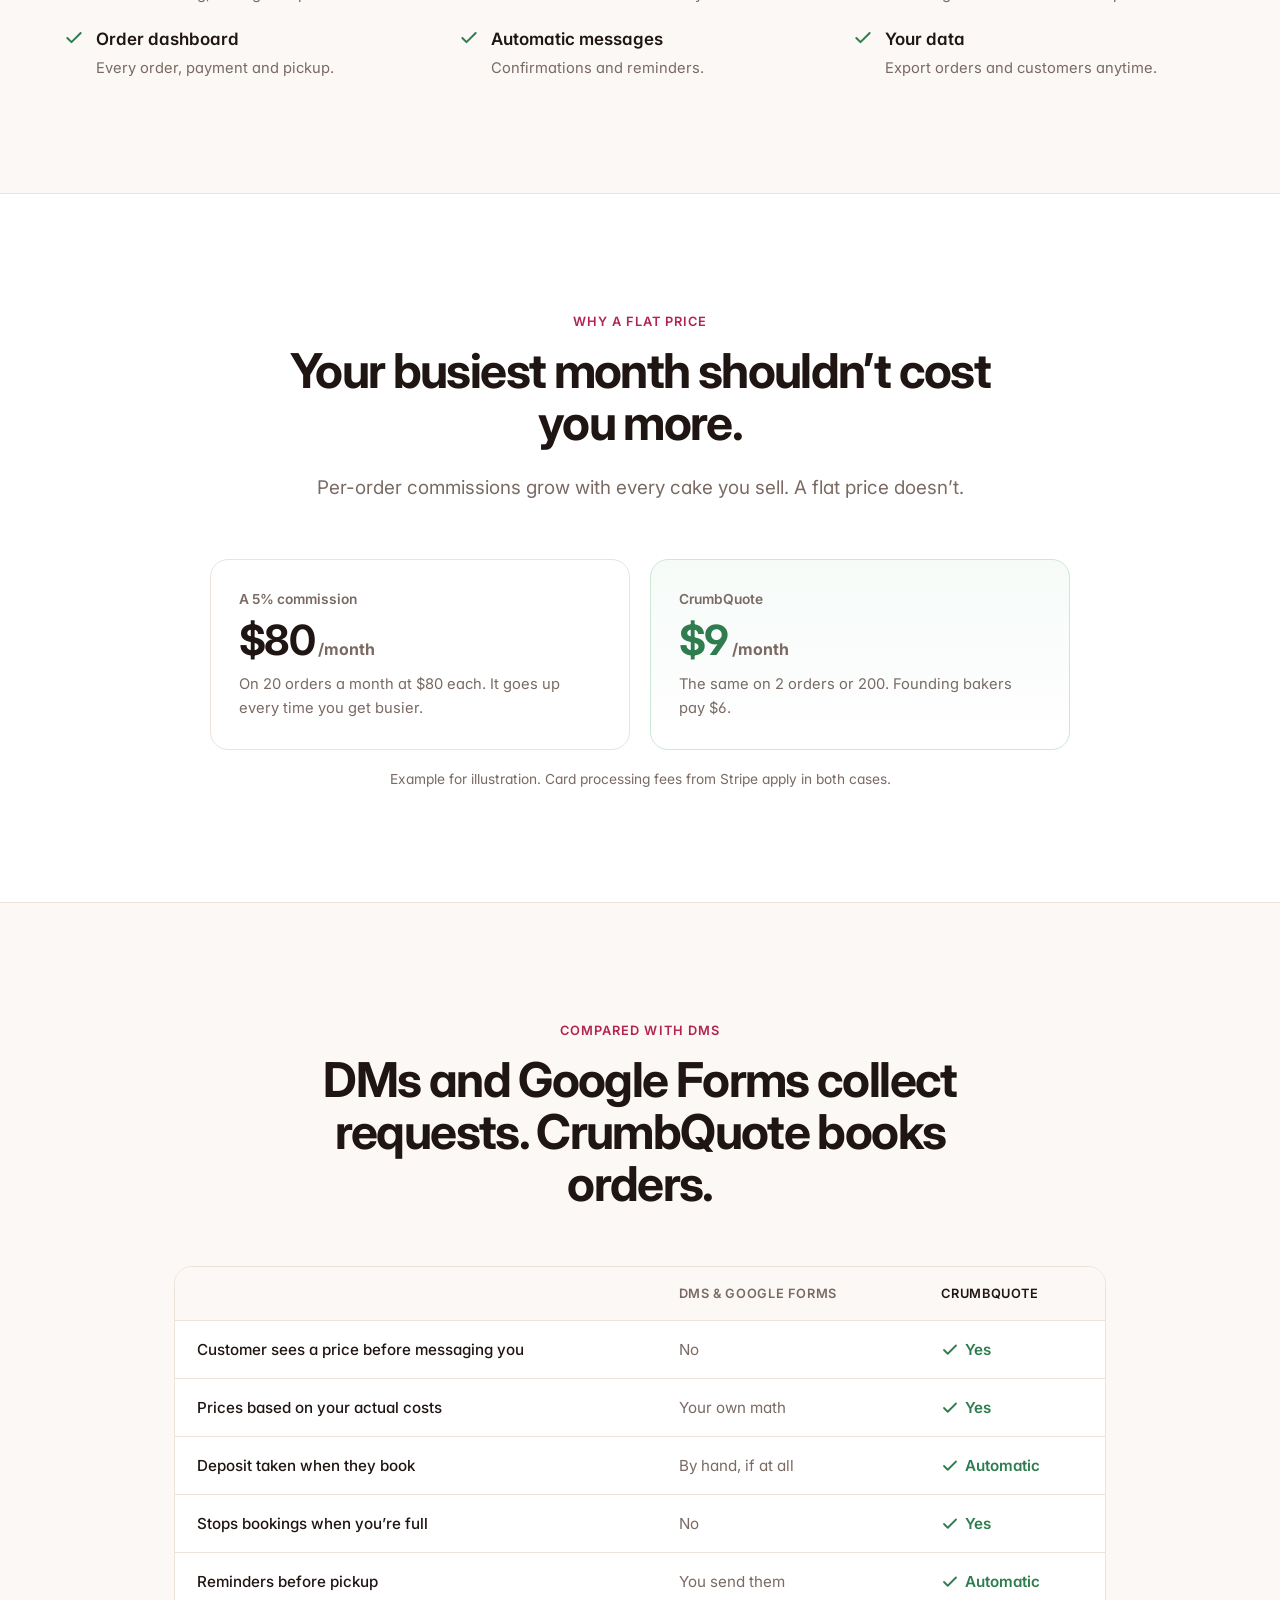
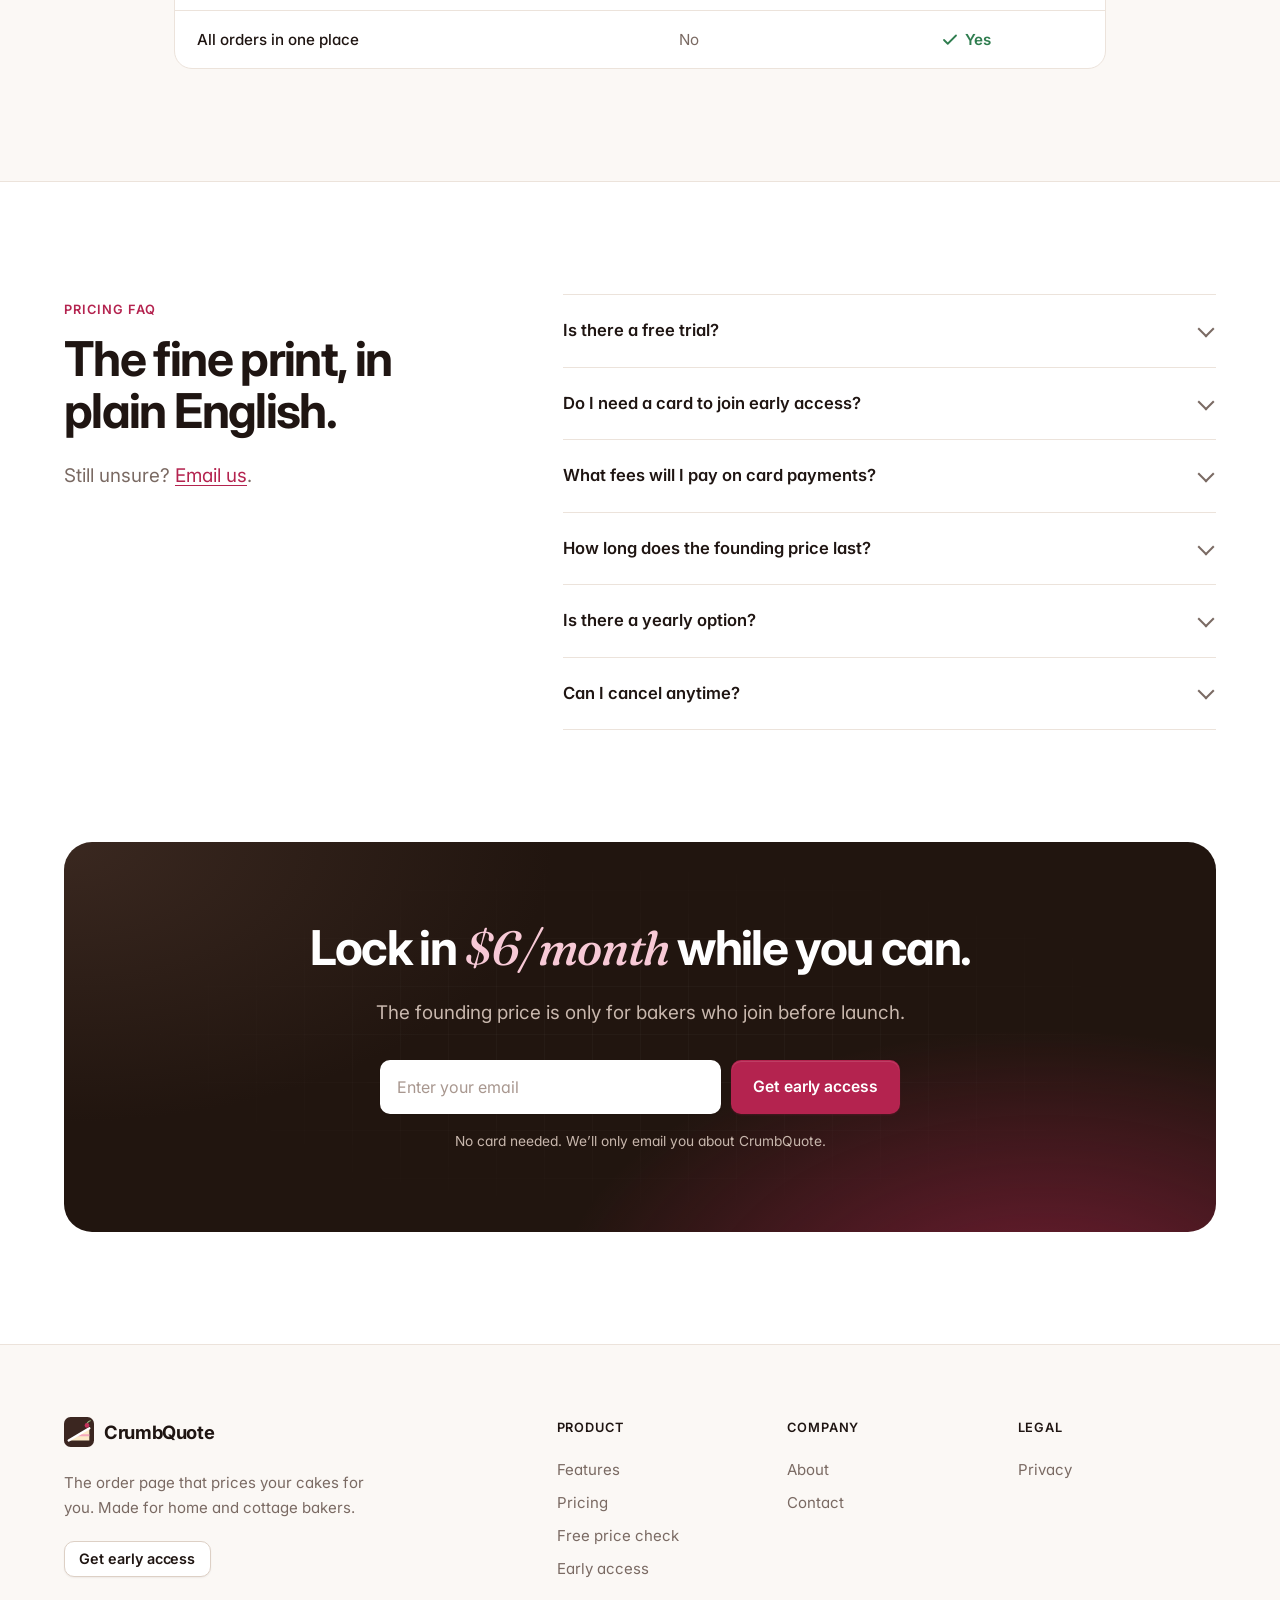
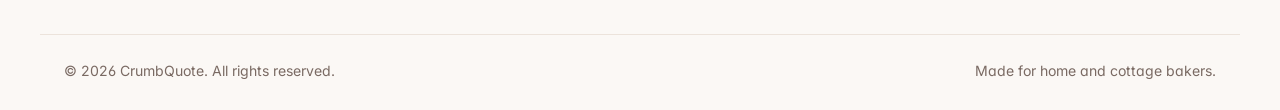
<file: site/pricing.html>
<!doctype html>
<html lang="en">
<head>
  <meta charset="utf-8">
  <meta name="viewport" content="width=device-width, initial-scale=1">
  <title>Pricing · CrumbQuote</title>
  <meta name="description" content="One flat plan with everything included and no commission on your orders. Founding bakers lock in $6/month.">
  <meta property="og:title" content="CrumbQuote pricing">
  <meta property="og:description" content="$9/month, everything included, no commission. Founding bakers lock in $6/month.">
  <meta name="theme-color" content="#FFFFFF">
  <link rel="icon" href="favicon.svg" type="image/svg+xml">
  <link rel="preconnect" href="https://fonts.googleapis.com">
  <link rel="preconnect" href="https://fonts.gstatic.com" crossorigin>
  <link href="https://fonts.googleapis.com/css2?family=Inter:wght@400..800&family=Fraunces:ital,opsz,wght@1,9..144,500&display=swap" rel="stylesheet">
  <link rel="stylesheet" href="styles.css">
</head>
<body>
<a class="skip-link" href="#main">Skip to content</a>

<div class="announce">
  <div class="container announce-inner">
    <p><span class="announce-tag">Early access</span><span class="announce-copy">Founding bakers lock in $6/month for as long as they stay.</span></p>
    <a href="early-access.html">Claim your spot <svg class="icon" aria-hidden="true"><use href="icons.svg#i-arrow"/></svg></a>
  </div>
</div>

<header class="site-header">
  <div class="container nav">
    <a class="brand" href="index.html" aria-label="CrumbQuote home"><img src="favicon.svg" alt="" width="30" height="30"><span>CrumbQuote</span></a>
    <nav class="nav-links" id="site-nav" aria-label="Main">
      <a href="features.html">Features</a>
      <a href="pricing.html" aria-current="page">Pricing</a>
      <a href="index.html#price-check">Price check</a>
      <a href="about.html">About</a>
      <a href="index.html#faq">FAQ</a>
    </nav>
    <div class="nav-cta">
      <a class="btn btn-primary btn-sm" href="early-access.html">Get early access</a>
      <button class="nav-toggle" type="button" aria-controls="site-nav" aria-expanded="false" aria-label="Open menu">
        <svg class="icon i-open" aria-hidden="true"><use href="icons.svg#i-menu"/></svg>
        <svg class="icon i-close" aria-hidden="true"><use href="icons.svg#i-x"/></svg>
      </button>
    </div>
  </div>
</header>

<main id="main">

  <section class="page-hero" style="border-bottom:0; padding-bottom:40px">
    <div class="container">
      <p class="eyebrow">Pricing</p>
      <h1>Simple pricing. <span class="serif">No commission.</span></h1>
      <p class="lead">One plan with everything included. Founding bakers lock in a lower price for as long as they stay.</p>
    </div>
  </section>

  <section class="section" style="padding-top:24px">
    <div class="container">
      <div class="toggle-wrap">
        <div class="billing-toggle" role="group" aria-label="Billing period">
          <button type="button" class="active" data-billing="monthly" aria-pressed="true">Monthly</button>
          <button type="button" data-billing="yearly" aria-pressed="false">Yearly <span class="save">2 months free</span></button>
        </div>
      </div>

      <div class="plans">
        <div class="plan featured reveal">
          <span class="plan-badge">Early access only</span>
          <h3>Founding baker</h3>
          <p class="plan-desc">For bakers who join before launch. Your price is locked in for as long as you stay subscribed.</p>
          <p class="plan-price"><span class="amount">$6</span><span class="per">/month</span></p>
          <p class="plan-note">Billed monthly · 14-day free trial</p>
          <a class="btn btn-primary btn-block" href="early-access.html">Claim the founding price</a>
          <ul class="plan-list">
            <li><svg class="icon" aria-hidden="true"><use href="icons.svg#i-check"/></svg>Everything in CrumbQuote</li>
            <li><svg class="icon" aria-hidden="true"><use href="icons.svg#i-check"/></svg>Early access before public launch</li>
            <li><svg class="icon" aria-hidden="true"><use href="icons.svg#i-check"/></svg>Help setting up your menu and prices</li>
            <li><svg class="icon" aria-hidden="true"><use href="icons.svg#i-check"/></svg>A direct line to the team</li>
            <li><svg class="icon" aria-hidden="true"><use href="icons.svg#i-check"/></svg>A say in what we build next</li>
          </ul>
        </div>

        <div class="plan reveal" style="--d:1">
          <h3>CrumbQuote</h3>
          <p class="plan-desc">Everything a home or cottage baker needs to take custom orders.</p>
          <p class="plan-price"><span class="amount" id="plan-amount">$9</span><span class="per" id="plan-per">/month</span></p>
          <p class="plan-note" id="plan-alt">Billed monthly · 14-day free trial</p>
          <a class="btn btn-secondary btn-block" href="early-access.html">Join the waitlist</a>
          <ul class="plan-list">
            <li><svg class="icon" aria-hidden="true"><use href="icons.svg#i-check"/></svg>Your own order page and link</li>
            <li><svg class="icon" aria-hidden="true"><use href="icons.svg#i-check"/></svg>Unlimited orders and customers</li>
            <li><svg class="icon" aria-hidden="true"><use href="icons.svg#i-check"/></svg>Cost-based pricing engine</li>
            <li><svg class="icon" aria-hidden="true"><use href="icons.svg#i-check"/></svg>Card deposits and balance reminders</li>
            <li><svg class="icon" aria-hidden="true"><use href="icons.svg#i-check"/></svg>Calendar with capacity limits</li>
          </ul>
        </div>
      </div>
      <p class="hero-caption">Prices in US dollars. Card payments are processed by Stripe at its standard rate.</p>
    </div>
  </section>

  <!-- Everything included -->
  <section class="section section-soft">
    <div class="container">
      <div class="section-head center reveal">
        <p class="eyebrow">Every plan</p>
        <h2>Everything included. No add-ons.</h2>
      </div>
      <ul class="includes reveal">
        <li><svg class="icon" aria-hidden="true"><use href="icons.svg#i-check"/></svg><div><b>Order page</b><span>Your name, photos and menu, on one link.</span></div></li>
        <li><svg class="icon" aria-hidden="true"><use href="icons.svg#i-check"/></svg><div><b>Instant prices</b><span>Customers see the total as they choose.</span></div></li>
        <li><svg class="icon" aria-hidden="true"><use href="icons.svg#i-check"/></svg><div><b>Pricing engine</b><span>Prices from your real costs and margin.</span></div></li>
        <li><svg class="icon" aria-hidden="true"><use href="icons.svg#i-check"/></svg><div><b>Card deposits</b><span>Paid at booking, through Stripe.</span></div></li>
        <li><svg class="icon" aria-hidden="true"><use href="icons.svg#i-check"/></svg><div><b>Capacity limits</b><span>Full dates close automatically.</span></div></li>
        <li><svg class="icon" aria-hidden="true"><use href="icons.svg#i-check"/></svg><div><b>Quote requests</b><span>For designs that need a custom price.</span></div></li>
        <li><svg class="icon" aria-hidden="true"><use href="icons.svg#i-check"/></svg><div><b>Order dashboard</b><span>Every order, payment and pickup.</span></div></li>
        <li><svg class="icon" aria-hidden="true"><use href="icons.svg#i-check"/></svg><div><b>Automatic messages</b><span>Confirmations and reminders.</span></div></li>
        <li><svg class="icon" aria-hidden="true"><use href="icons.svg#i-check"/></svg><div><b>Your data</b><span>Export orders and customers anytime.</span></div></li>
      </ul>
    </div>
  </section>

  <!-- Flat vs commission -->
  <section class="section">
    <div class="container">
      <div class="section-head center reveal">
        <p class="eyebrow">Why a flat price</p>
        <h2>Your busiest month shouldn’t cost you more.</h2>
        <p class="lead">Per-order commissions grow with every cake you sell. A flat price doesn’t.</p>
      </div>
      <div class="cost-compare reveal">
        <div class="cost-box">
          <p class="label">A 5% commission</p>
          <p class="big">$80<span style="font-size:1rem; color:var(--muted); letter-spacing:0"> /month</span></p>
          <p class="small">On 20 orders a month at $80 each. It goes up every time you get busier.</p>
        </div>
        <div class="cost-box win">
          <p class="label">CrumbQuote</p>
          <p class="big">$9<span style="font-size:1rem; color:var(--muted); letter-spacing:0"> /month</span></p>
          <p class="small">The same on 2 orders or 200. Founding bakers pay $6.</p>
        </div>
      </div>
      <p class="hero-caption">Example for illustration. Card processing fees from Stripe apply in both cases.</p>
    </div>
  </section>

  <!-- Compared with DMs -->
  <section class="section section-soft">
    <div class="container mid">
      <div class="section-head center reveal">
        <p class="eyebrow">Compared with DMs</p>
        <h2>DMs and Google Forms collect requests. CrumbQuote books orders.</h2>
      </div>
      <div class="table-wrap reveal">
        <table class="compare">
          <thead>
            <tr><th scope="col"><span class="sr-only">Feature</span></th><th scope="col">DMs &amp; Google Forms</th><th scope="col">CrumbQuote</th></tr>
          </thead>
          <tbody>
            <tr><th scope="row">Customer sees a price before messaging you</th><td class="no">No</td><td class="yes"><svg class="icon" aria-hidden="true"><use href="icons.svg#i-check"/></svg>Yes</td></tr>
            <tr><th scope="row">Prices based on your actual costs</th><td class="no">Your own math</td><td class="yes"><svg class="icon" aria-hidden="true"><use href="icons.svg#i-check"/></svg>Yes</td></tr>
            <tr><th scope="row">Deposit taken when they book</th><td class="no">By hand, if at all</td><td class="yes"><svg class="icon" aria-hidden="true"><use href="icons.svg#i-check"/></svg>Automatic</td></tr>
            <tr><th scope="row">Stops bookings when you’re full</th><td class="no">No</td><td class="yes"><svg class="icon" aria-hidden="true"><use href="icons.svg#i-check"/></svg>Yes</td></tr>
            <tr><th scope="row">Reminders before pickup</th><td class="no">You send them</td><td class="yes"><svg class="icon" aria-hidden="true"><use href="icons.svg#i-check"/></svg>Automatic</td></tr>
            <tr><th scope="row">All orders in one place</th><td class="no">No</td><td class="yes"><svg class="icon" aria-hidden="true"><use href="icons.svg#i-check"/></svg>Yes</td></tr>
          </tbody>
        </table>
      </div>
    </div>
  </section>

  <!-- Pricing FAQ -->
  <section class="section">
    <div class="container faq-grid">
      <div class="section-head reveal">
        <p class="eyebrow">Pricing FAQ</p>
        <h2>The fine print, in plain English.</h2>
        <p class="lead">Still unsure? <a href="mailto:you@example.com">Email us</a>.</p>
      </div>
      <div class="faq reveal" style="--d:1">
        <details>
          <summary>Is there a free trial?</summary>
          <p>Yes. Every account starts with a 14-day free trial when we launch. You won’t be charged until it ends, and you can cancel before then.</p>
        </details>
        <details>
          <summary>Do I need a card to join early access?</summary>
          <p>No. Joining early access only needs your email address.</p>
        </details>
        <details>
          <summary>What fees will I pay on card payments?</summary>
          <p>CrumbQuote takes no commission. Card payments are processed by Stripe, which charges its standard processing fee per payment. Check Stripe’s pricing page for the rate in your country.</p>
        </details>
        <details>
          <summary>How long does the founding price last?</summary>
          <p>For as long as you stay subscribed. If you cancel and come back later, the regular price applies.</p>
        </details>
        <details>
          <summary>Is there a yearly option?</summary>
          <p>Yes. The yearly plan is $90, which works out to two months free.</p>
        </details>
        <details>
          <summary>Can I cancel anytime?</summary>
          <p>Yes. There are no contracts. Cancel from your settings and you won’t be charged again.</p>
        </details>
      </div>
    </div>
  </section>

  <section class="section" style="padding-top:0">
    <div class="container">
      <div class="cta-band reveal">
        <h2>Lock in <span class="serif">$6/month</span> while you can.</h2>
        <p class="lead">The founding price is only for bakers who join before launch.</p>
        <form class="capture js-waitlist" data-source="pricing" method="POST" action="/" novalidate>
          <input type="hidden" name="form-name" value="waitlist">
          <input type="hidden" name="source" value="pricing">
          <p class="sr-only"><label>Leave this empty <input name="bot-field" tabindex="-1" autocomplete="off"></label></p>
          <label class="sr-only" for="cta-email">Email address</label>
          <input id="cta-email" type="email" name="email" placeholder="Enter your email" autocomplete="email" required>
          <button class="btn btn-primary" type="submit">Get early access</button>
          <p class="form-msg" role="status" aria-live="polite"></p>
        </form>
        <p class="fineprint">No card needed. We’ll only email you about CrumbQuote.</p>
      </div>
    </div>
  </section>

</main>

<footer class="site-footer">
  <div class="container footer-top">
    <div class="footer-brand">
      <a class="brand" href="index.html" aria-label="CrumbQuote home"><img src="favicon.svg" alt="" width="30" height="30"><span>CrumbQuote</span></a>
      <p>The order page that prices your cakes for you. Made for home and cottage bakers.</p>
      <a class="btn btn-secondary btn-sm" href="early-access.html">Get early access</a>
    </div>
    <div class="footer-cols">
      <div>
        <p class="footer-heading">Product</p>
        <a href="features.html">Features</a>
        <a href="pricing.html">Pricing</a>
        <a href="index.html#price-check">Free price check</a>
        <a href="early-access.html">Early access</a>
      </div>
      <div>
        <p class="footer-heading">Company</p>
        <a href="about.html">About</a>
        <a href="mailto:you@example.com">Contact</a>
      </div>
      <div>
        <p class="footer-heading">Legal</p>
        <a href="privacy.html">Privacy</a>
      </div>
    </div>
  </div>
  <div class="container footer-bottom">
    <p>© <span class="js-year">2026</span> CrumbQuote. All rights reserved.</p>
    <p>Made for home and cottage bakers.</p>
  </div>
</footer>

<script src="script.js" defer></script>
</body>
</html>
</file>
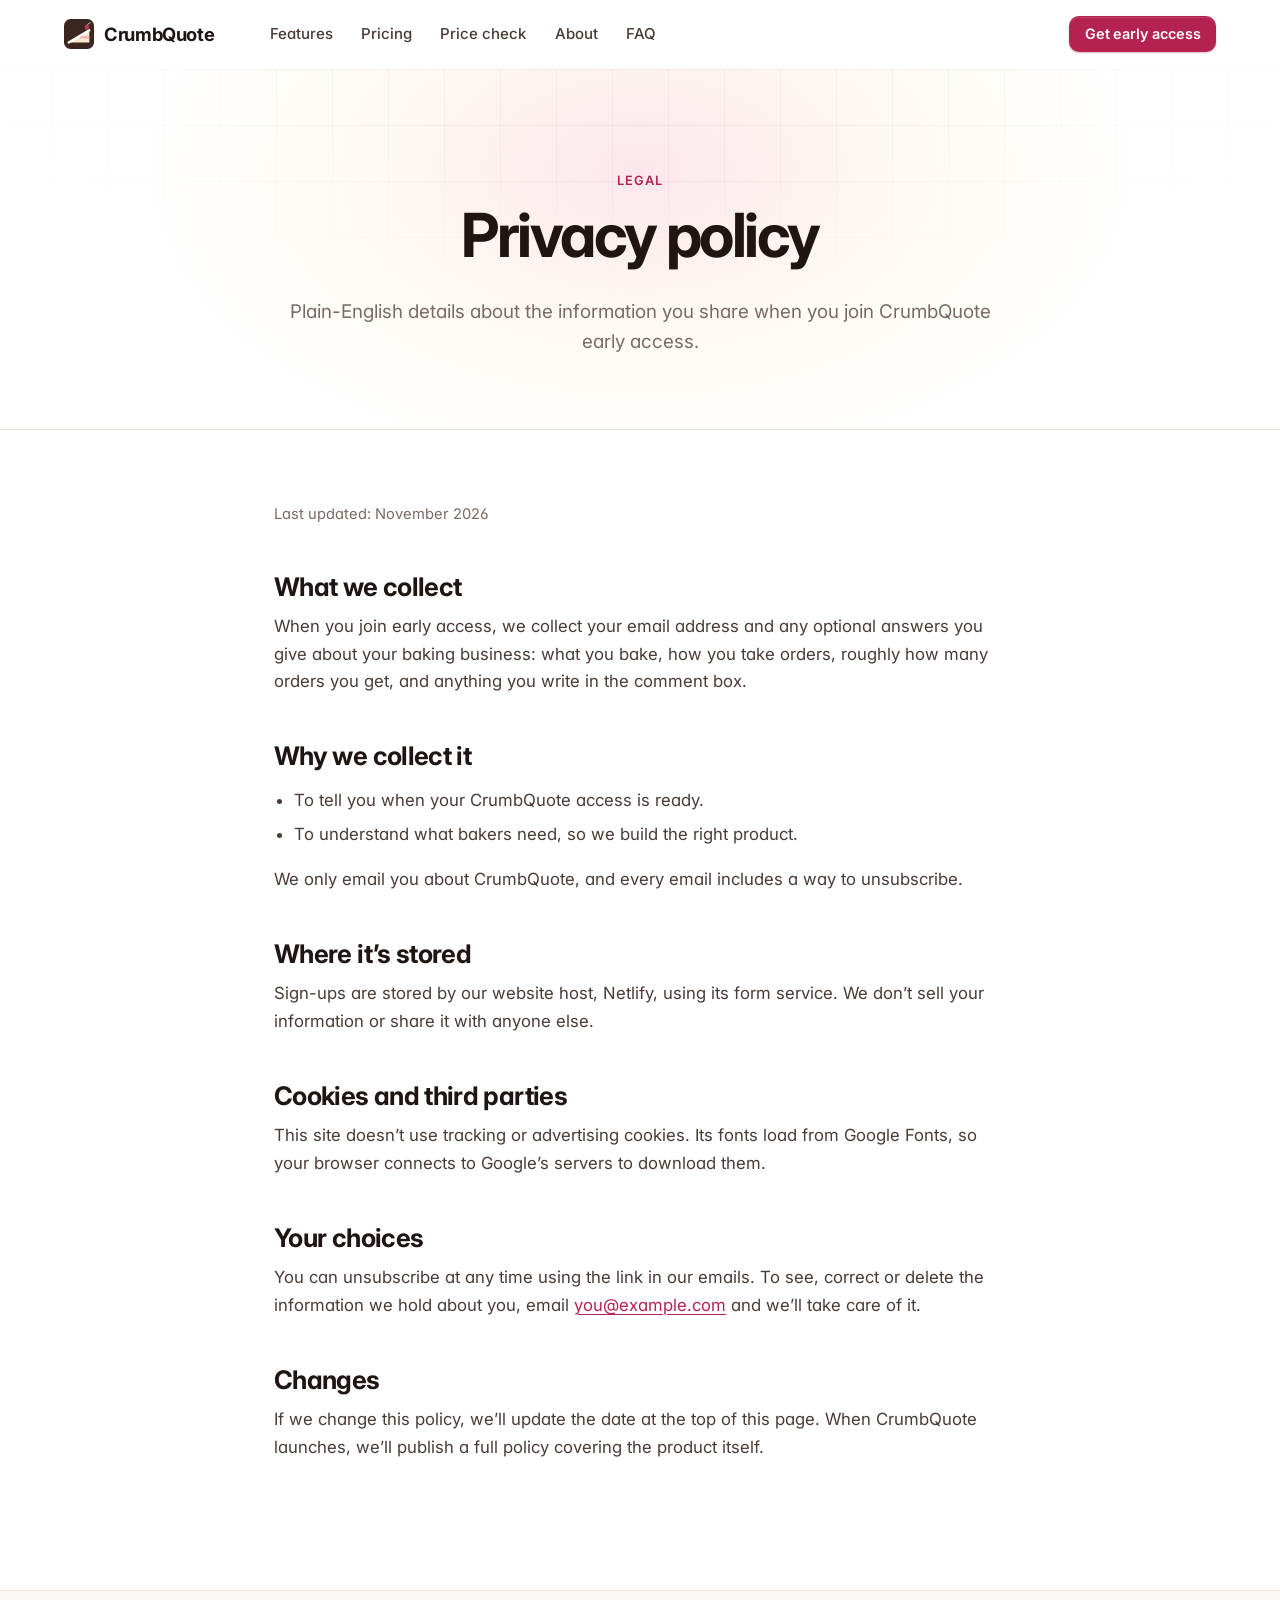
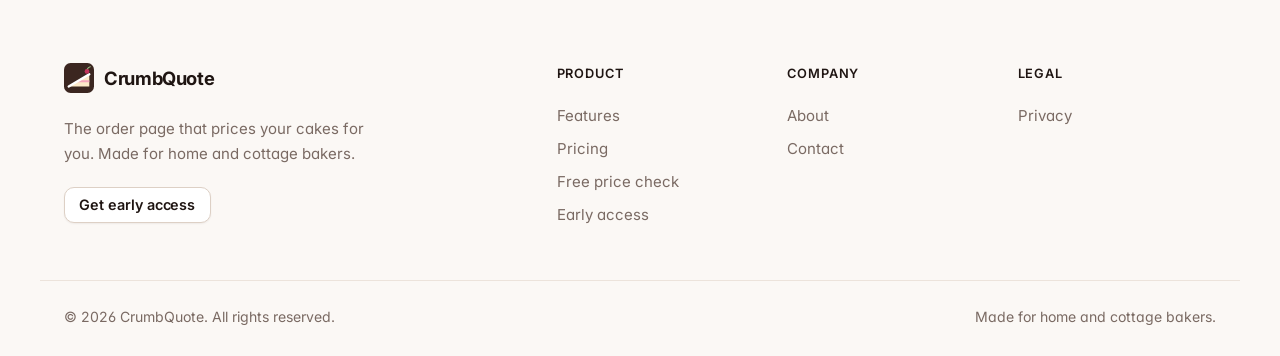
<file: site/privacy.html>
<!doctype html>
<html lang="en">
<head>
  <meta charset="utf-8">
  <meta name="viewport" content="width=device-width, initial-scale=1">
  <title>Privacy policy · CrumbQuote</title>
  <meta name="description" content="How CrumbQuote handles the information you share when you join early access.">
  <meta name="theme-color" content="#FFFFFF">
  <link rel="icon" href="favicon.svg" type="image/svg+xml">
  <link rel="preconnect" href="https://fonts.googleapis.com">
  <link rel="preconnect" href="https://fonts.gstatic.com" crossorigin>
  <link href="https://fonts.googleapis.com/css2?family=Inter:wght@400..800&family=Fraunces:ital,opsz,wght@1,9..144,500&display=swap" rel="stylesheet">
  <link rel="stylesheet" href="styles.css">
</head>
<body>
<a class="skip-link" href="#main">Skip to content</a>

<header class="site-header">
  <div class="container nav">
    <a class="brand" href="index.html" aria-label="CrumbQuote home"><img src="favicon.svg" alt="" width="30" height="30"><span>CrumbQuote</span></a>
    <nav class="nav-links" id="site-nav" aria-label="Main">
      <a href="features.html">Features</a>
      <a href="pricing.html">Pricing</a>
      <a href="index.html#price-check">Price check</a>
      <a href="about.html">About</a>
      <a href="index.html#faq">FAQ</a>
    </nav>
    <div class="nav-cta">
      <a class="btn btn-primary btn-sm" href="early-access.html">Get early access</a>
      <button class="nav-toggle" type="button" aria-controls="site-nav" aria-expanded="false" aria-label="Open menu">
        <svg class="icon i-open" aria-hidden="true"><use href="icons.svg#i-menu"/></svg>
        <svg class="icon i-close" aria-hidden="true"><use href="icons.svg#i-x"/></svg>
      </button>
    </div>
  </div>
</header>

<main id="main">
  <section class="page-hero">
    <div class="container">
      <p class="eyebrow">Legal</p>
      <h1>Privacy policy</h1>
      <p class="lead">Plain-English details about the information you share when you join CrumbQuote early access.</p>
    </div>
  </section>

  <section class="section" style="padding-top:72px">
    <div class="container narrow prose">
      <p class="updated">Last updated: November 2026</p>

      <h2>What we collect</h2>
      <p>When you join early access, we collect your email address and any optional answers you give about your baking business: what you bake, how you take orders, roughly how many orders you get, and anything you write in the comment box.</p>

      <h2>Why we collect it</h2>
      <ul>
        <li>To tell you when your CrumbQuote access is ready.</li>
        <li>To understand what bakers need, so we build the right product.</li>
      </ul>
      <p>We only email you about CrumbQuote, and every email includes a way to unsubscribe.</p>

      <h2>Where it’s stored</h2>
      <p>Sign-ups are stored by our website host, Netlify, using its form service. We don’t sell your information or share it with anyone else.</p>

      <h2>Cookies and third parties</h2>
      <p>This site doesn’t use tracking or advertising cookies. Its fonts load from Google Fonts, so your browser connects to Google’s servers to download them.</p>

      <h2>Your choices</h2>
      <p>You can unsubscribe at any time using the link in our emails. To see, correct or delete the information we hold about you, email <a href="mailto:you@example.com">you@example.com</a> and we’ll take care of it.</p>

      <h2>Changes</h2>
      <p>If we change this policy, we’ll update the date at the top of this page. When CrumbQuote launches, we’ll publish a full policy covering the product itself.</p>
    </div>
  </section>
</main>

<footer class="site-footer">
  <div class="container footer-top">
    <div class="footer-brand">
      <a class="brand" href="index.html" aria-label="CrumbQuote home"><img src="favicon.svg" alt="" width="30" height="30"><span>CrumbQuote</span></a>
      <p>The order page that prices your cakes for you. Made for home and cottage bakers.</p>
      <a class="btn btn-secondary btn-sm" href="early-access.html">Get early access</a>
    </div>
    <div class="footer-cols">
      <div>
        <p class="footer-heading">Product</p>
        <a href="features.html">Features</a>
        <a href="pricing.html">Pricing</a>
        <a href="index.html#price-check">Free price check</a>
        <a href="early-access.html">Early access</a>
      </div>
      <div>
        <p class="footer-heading">Company</p>
        <a href="about.html">About</a>
        <a href="mailto:you@example.com">Contact</a>
      </div>
      <div>
        <p class="footer-heading">Legal</p>
        <a href="privacy.html">Privacy</a>
      </div>
    </div>
  </div>
  <div class="container footer-bottom">
    <p>© <span class="js-year">2026</span> CrumbQuote. All rights reserved.</p>
    <p>Made for home and cottage bakers.</p>
  </div>
</footer>

<script src="script.js" defer></script>
</body>
</html>
</file>
<file: site/styles.css>
/* =========================================================
   CrumbQuote — site styles
   ========================================================= */

:root {
  /* Surfaces */
  --bg: #FFFFFF;
  --bg-soft: #FBF8F5;
  --bg-tint: #F5EEE7;
  --dark: #21150F;
  --dark-2: #2E1F18;

  /* Text */
  --ink: #1F1512;
  --ink-2: #4A3B35;
  --muted: #7A6A63;
  --on-dark: #F6EEE8;
  --on-dark-muted: #C8B7AD;

  /* Lines */
  --line: #ECE3DB;
  --line-strong: #DDD0C5;

  /* Brand + accents */
  --brand: #B4234F;
  --brand-dark: #8F1A3E;
  --brand-soft: #FCEBF0;
  --brand-tint: #F7C9D6;
  --butter: #FCEFD6;
  --green: #2F7D4F;
  --green-soft: #E7F4EC;
  --amber: #9A620E;
  --amber-soft: #FDF3E1;
  --blue: #2C5FA8;
  --blue-soft: #E8F0FB;

  /* Shape + depth */
  --r-sm: 8px;
  --r: 12px;
  --r-lg: 18px;
  --r-xl: 24px;
  --shadow-sm: 0 1px 2px rgba(31, 21, 18, .06);
  --shadow: 0 1px 2px rgba(31, 21, 18, .05), 0 8px 24px rgba(31, 21, 18, .07);
  --shadow-lg: 0 1px 2px rgba(31, 21, 18, .05), 0 12px 32px rgba(31, 21, 18, .08), 0 40px 100px rgba(31, 21, 18, .14);

  /* Type */
  --font: "Inter", system-ui, -apple-system, "Segoe UI", Roboto, sans-serif;
  --serif: "Fraunces", Georgia, "Times New Roman", serif;

  color-scheme: light;
}

/* ---------- Base ---------- */
*, *::before, *::after { box-sizing: border-box; }
[hidden] { display: none !important; }
html { scroll-behavior: smooth; scroll-padding-top: 96px; -webkit-text-size-adjust: 100%; }
body {
  margin: 0; background: var(--bg); color: var(--ink-2);
  font-family: var(--font); font-size: 17px; line-height: 1.65;
  -webkit-font-smoothing: antialiased; -moz-osx-font-smoothing: grayscale;
  overflow-x: hidden;
  font-feature-settings: "cv11", "ss01";
}
img, svg { display: block; max-width: 100%; }
a { color: var(--brand); text-decoration-thickness: 1px; text-underline-offset: 3px; }
a:hover { color: var(--brand-dark); }
p { margin: 0 0 1em; }
:focus-visible { outline: 2px solid var(--brand); outline-offset: 3px; border-radius: 4px; }

h1, h2, h3, h4 { color: var(--ink); font-family: var(--font); margin: 0 0 .5em; }
h1 { font-size: clamp(2.6rem, 5.8vw, 4.5rem); font-weight: 700; line-height: 1.03; letter-spacing: -0.042em; }
h2 { font-size: clamp(2rem, 3.8vw, 3rem); font-weight: 700; line-height: 1.08; letter-spacing: -0.034em; }
h3 { font-size: 1.18rem; font-weight: 650; line-height: 1.3; letter-spacing: -0.012em; }
.serif { font-family: var(--serif); font-style: italic; font-weight: 500; letter-spacing: -0.02em; }
h1 .serif, h2 .serif { color: var(--brand); }

.container { width: 100%; max-width: 1200px; margin: 0 auto; padding: 0 24px; }
.container.narrow { max-width: 780px; }
.container.mid { max-width: 980px; }
@media (max-width: 480px) { .container { padding: 0 16px; } }

.sr-only {
  position: absolute !important; width: 1px; height: 1px; padding: 0; margin: -1px;
  overflow: hidden; clip: rect(0 0 0 0); white-space: nowrap; border: 0;
}
.skip-link {
  position: absolute; left: 16px; top: -60px; z-index: 100;
  background: var(--ink); color: #fff; padding: .6em 1em; border-radius: var(--r-sm); text-decoration: none;
}
.skip-link:focus { top: 12px; color: #fff; }

.icon {
  width: 20px; height: 20px; flex: none;
  fill: none; stroke: currentColor; stroke-width: 1.8; stroke-linecap: round; stroke-linejoin: round;
}

.eyebrow {
  display: inline-flex; align-items: center; gap: 8px;
  font-size: .8rem; font-weight: 600; letter-spacing: .08em; text-transform: uppercase;
  color: var(--brand); margin-bottom: 1em;
}
.lead { font-size: 1.18rem; line-height: 1.6; color: var(--muted); max-width: 38em; }
.fineprint { font-size: .86rem; color: var(--muted); margin: 0; }
.text-link { display: inline-flex; align-items: center; gap: 6px; font-weight: 600; text-decoration: none; }
.text-link .icon { width: 16px; height: 16px; transition: transform .15s ease; }
.text-link:hover .icon { transform: translateX(3px); }

/* ---------- Buttons ---------- */
.btn {
  display: inline-flex; align-items: center; justify-content: center; gap: .5em;
  border: 1px solid transparent; border-radius: 10px;
  font: 600 .98rem/1.1 var(--font); letter-spacing: -0.005em;
  padding: .85em 1.35em; cursor: pointer; text-decoration: none; white-space: nowrap;
  transition: background-color .15s ease, border-color .15s ease, color .15s ease, box-shadow .15s ease, transform .1s ease;
}
.btn:active { transform: translateY(1px); }
.btn:disabled { opacity: .6; cursor: progress; }
.btn .icon { width: 16px; height: 16px; }
.btn-primary { background: var(--brand); color: #fff; box-shadow: 0 1px 2px rgba(143, 26, 62, .3), inset 0 1px 0 rgba(255, 255, 255, .12); }
.btn-primary:hover { background: var(--brand-dark); color: #fff; }
.btn-dark { background: var(--ink); color: #fff; }
.btn-dark:hover { background: #3A2A24; color: #fff; }
.btn-secondary { background: #fff; color: var(--ink); border-color: var(--line-strong); box-shadow: var(--shadow-sm); }
.btn-secondary:hover { border-color: #C9B9AC; color: var(--ink); background: var(--bg-soft); }
.btn-light { background: #fff; color: var(--ink); }
.btn-light:hover { background: var(--bg-tint); color: var(--ink); }
.btn-sm { padding: .62em 1em; font-size: .9rem; }
.btn-lg { padding: 1em 1.6em; font-size: 1.02rem; }
.btn-block { width: 100%; }

/* ---------- Forms ---------- */
input[type="email"], input[type="text"], input[type="number"], select, textarea {
  font: inherit; font-size: 1rem; color: var(--ink);
  background: #fff; border: 1px solid var(--line-strong); border-radius: 10px;
  padding: .78em 1em; width: 100%; min-width: 0;
  box-shadow: var(--shadow-sm);
  transition: border-color .15s ease, box-shadow .15s ease;
}
select {
  appearance: none;
  background-image: url("data:image/svg+xml,%3Csvg xmlns='http://www.w3.org/2000/svg' width='12' height='8' viewBox='0 0 12 8'%3E%3Cpath d='M1 1.5l5 5 5-5' stroke='%237A6A63' stroke-width='1.6' fill='none' stroke-linecap='round' stroke-linejoin='round'/%3E%3C/svg%3E");
  background-repeat: no-repeat; background-position: right 1em center; padding-right: 2.6em;
}
input:hover, select:hover, textarea:hover { border-color: #CDBDB0; }
input:focus, select:focus, textarea:focus { border-color: var(--brand); outline: none; box-shadow: 0 0 0 4px rgba(180, 35, 79, .12); }
input::placeholder, textarea::placeholder { color: #A8978F; }
textarea { resize: vertical; }
.field { display: block; border: 0; padding: 0; margin: 0 0 16px; min-width: 0; }
.field-label { display: block; font-size: .85rem; font-weight: 600; color: var(--ink); margin-bottom: 7px; padding: 0; }
.optional { font-weight: 400; color: var(--muted); }
.form-msg { font-size: .92rem; margin: 0; min-height: 1.4em; }
.form-msg:empty { display: none; }
.form-msg.ok { color: var(--green); font-weight: 500; }
.form-msg.err { color: var(--brand-dark); font-weight: 500; }

.capture { display: flex; gap: 10px; max-width: 520px; flex-wrap: wrap; }
.capture input[type="email"] { flex: 1 1 240px; }
.capture .btn { flex: 0 0 auto; }
.capture .form-msg { flex-basis: 100%; }
@media (max-width: 520px) { .capture .btn { flex: 1 1 100%; } }

/* ---------- Announcement bar ---------- */
.announce { background: var(--dark); color: var(--on-dark); font-size: .88rem; }
.announce-inner { display: flex; align-items: center; justify-content: center; gap: 14px; min-height: 42px; flex-wrap: wrap; padding-top: 6px; padding-bottom: 6px; text-align: center; }
.announce p { margin: 0; }
.announce-tag { display: inline-block; background: rgba(255, 255, 255, .12); color: #fff; font-weight: 600; font-size: .76rem; letter-spacing: .04em; padding: .2em .6em; border-radius: 6px; margin-right: 8px; }
.announce a { color: #fff; font-weight: 600; text-decoration: none; display: inline-flex; align-items: center; gap: 4px; }
.announce a .icon { width: 15px; height: 15px; transition: transform .15s ease; }
.announce a:hover .icon { transform: translateX(3px); }
@media (max-width: 640px) { .announce-copy { display: none; } }

/* ---------- Header ---------- */
.site-header {
  position: sticky; top: 0; z-index: 50;
  background: rgba(255, 255, 255, .86);
  backdrop-filter: saturate(160%) blur(12px); -webkit-backdrop-filter: saturate(160%) blur(12px);
  border-bottom: 1px solid transparent;
  transition: border-color .2s ease, box-shadow .2s ease;
}
.site-header.scrolled { border-bottom-color: var(--line); box-shadow: 0 4px 20px rgba(31, 21, 18, .04); }
.nav { display: flex; align-items: center; gap: 24px; height: 68px; }
.brand { display: inline-flex; align-items: center; gap: 10px; color: var(--ink); text-decoration: none; font-weight: 700; font-size: 1.15rem; letter-spacing: -0.02em; }
.brand:hover { color: var(--ink); }
.brand img { width: 30px; height: 30px; }
.nav-links { display: flex; align-items: center; gap: 4px; margin-left: 20px; }
.nav-links a { color: var(--ink-2); text-decoration: none; font-weight: 500; font-size: .94rem; padding: .5em .8em; border-radius: 8px; transition: background-color .15s ease, color .15s ease; }
.nav-links a:hover { background: var(--bg-tint); color: var(--ink); }
.nav-links a[aria-current="page"] { color: var(--ink); font-weight: 600; }
.nav-cta { margin-left: auto; display: flex; align-items: center; gap: 8px; }
.nav-toggle {
  display: none; width: 42px; height: 42px; border-radius: 10px; border: 1px solid var(--line-strong);
  background: #fff; color: var(--ink); cursor: pointer; place-items: center;
}
.nav-toggle .icon { width: 20px; height: 20px; }
.nav-toggle .i-close { display: none; }
.site-header.menu-open .nav-toggle .i-open { display: none; }
.site-header.menu-open .nav-toggle .i-close { display: block; }

@media (max-width: 920px) {
  .nav-toggle { display: grid; }
  .nav-links {
    display: none; position: absolute; left: 0; right: 0; top: 100%;
    flex-direction: column; align-items: stretch; gap: 0; margin: 0;
    background: #fff; border-bottom: 1px solid var(--line); box-shadow: 0 20px 40px rgba(31, 21, 18, .08);
    padding: 8px 16px 16px;
  }
  .nav-links a { padding: .9em .4em; border-radius: 0; border-bottom: 1px solid var(--line); font-size: 1rem; }
  .nav-links a:last-child { border-bottom: 0; }
  .nav-links a:hover { background: transparent; }
  .site-header.menu-open { background: #fff; border-bottom-color: var(--line); }
  .site-header.menu-open .nav-links { display: flex; }
}
@media (max-width: 400px) { .nav-cta .btn { padding: .6em .8em; font-size: .85rem; } }

/* ---------- Home hero ---------- */
.hero { position: relative; isolation: isolate; overflow: hidden; padding: 88px 0 96px; text-align: center; }
.hero::before {
  content: ""; position: absolute; inset: 0; z-index: -2;
  background-image:
    linear-gradient(rgba(31, 21, 18, .045) 1px, transparent 1px),
    linear-gradient(90deg, rgba(31, 21, 18, .045) 1px, transparent 1px);
  background-size: 56px 56px; background-position: center top;
  -webkit-mask-image: radial-gradient(ellipse 75% 55% at 50% 0%, #000 35%, transparent 80%);
  mask-image: radial-gradient(ellipse 75% 55% at 50% 0%, #000 35%, transparent 80%);
}
.hero::after {
  content: ""; position: absolute; z-index: -1; left: 50%; top: 46%;
  width: 1200px; height: 700px; transform: translateX(-50%);
  background: radial-gradient(closest-side, rgba(247, 201, 214, .55), rgba(252, 239, 214, .35) 55%, rgba(255, 255, 255, 0) 100%);
}
.hero-copy { max-width: 860px; margin: 0 auto; }
.hero-badge {
  display: inline-flex; align-items: center; gap: 10px;
  background: #fff; border: 1px solid var(--line); border-radius: 999px;
  padding: 5px 14px 5px 6px; font-size: .86rem; font-weight: 500; color: var(--ink-2);
  text-decoration: none; box-shadow: var(--shadow-sm); margin-bottom: 28px;
  transition: border-color .15s ease;
}
.hero-badge:hover { border-color: var(--line-strong); color: var(--ink); }
.hero-badge b { background: var(--brand-soft); color: var(--brand); font-size: .76rem; font-weight: 600; padding: .25em .65em; border-radius: 999px; }
.hero-badge .icon { width: 14px; height: 14px; color: var(--muted); }
.hero h1 { margin-bottom: .35em; }
.hero .lead { margin: 0 auto 32px; }
.hero .capture { margin: 0 auto; justify-content: center; }
.hero-notes { list-style: none; padding: 0; margin: 18px 0 0; display: flex; flex-wrap: wrap; justify-content: center; gap: 8px 22px; font-size: .9rem; color: var(--muted); }
.hero-notes li { display: inline-flex; align-items: center; gap: 6px; }
.hero-notes .icon { width: 16px; height: 16px; color: var(--green); stroke-width: 2.4; }
@media (max-width: 600px) { .hero { padding: 56px 0 64px; } }

/* Hero product shot */
.hero-visual { position: relative; max-width: 1080px; margin: 64px auto 0; text-align: left; }
.hero-caption { text-align: center; font-size: .86rem; color: var(--muted); margin: 18px 0 0; }

.frame { background: #fff; border: 1px solid var(--line); border-radius: 16px; overflow: hidden; box-shadow: var(--shadow-lg); }
.frame-bar { display: flex; align-items: center; gap: 12px; height: 44px; padding: 0 14px; background: #F8F4F0; border-bottom: 1px solid var(--line); }
.frame-dots { display: flex; gap: 6px; flex: none; }
.frame-dots span { width: 11px; height: 11px; border-radius: 50%; background: #E3D7CD; }
.frame-url {
  flex: 1; max-width: 380px; margin: 0 auto; height: 28px;
  display: flex; align-items: center; justify-content: center; gap: 6px;
  background: #fff; border: 1px solid var(--line); border-radius: 8px;
  font-size: .8rem; color: var(--muted); padding: 0 10px; overflow: hidden; white-space: nowrap;
}
.frame-url .icon { width: 12px; height: 12px; color: var(--green); }
.frame-spacer { width: 45px; flex: none; }
@media (max-width: 560px) { .frame-dots, .frame-spacer { display: none; } }

/* Customer order page mockup */
.op { display: grid; grid-template-columns: 1fr 1.15fr; }
.op-profile { background: var(--bg-soft); border-right: 1px solid var(--line); }
.op-cover { height: 120px; background: linear-gradient(120deg, #F7C9D6 0%, #FCEFD6 55%, #E7F4EC 100%); position: relative; }
.op-cover::after {
  content: ""; position: absolute; inset: 0; opacity: .5;
  background-image: radial-gradient(rgba(255, 255, 255, .9) 1.5px, transparent 1.6px);
  background-size: 18px 18px;
}
.op-id { padding: 0 28px; margin-top: -32px; position: relative; }
.op-avatar {
  width: 64px; height: 64px; border-radius: 16px; display: grid; place-items: center;
  background: var(--ink); color: #fff; font-weight: 700; font-size: 1.15rem;
  border: 4px solid var(--bg-soft); margin-bottom: 12px;
}
.op-name { font-size: 1.3rem; font-weight: 700; color: var(--ink); letter-spacing: -0.02em; margin: 0; }
.op-tagline { font-size: .9rem; color: var(--muted); margin: 2px 0 18px; }
.op-gallery { display: grid; grid-template-columns: repeat(3, 1fr); gap: 8px; padding: 0 28px; }
.op-gallery span { aspect-ratio: 1; border-radius: 12px; display: grid; place-items: center; border: 1px solid rgba(31, 21, 18, .05); }
.op-gallery span:nth-child(1) { background: linear-gradient(160deg, #FDF3E1, #F9DDB0); }
.op-gallery span:nth-child(2) { background: linear-gradient(160deg, #FCEBF0, #F4B9CA); }
.op-gallery span:nth-child(3) { background: linear-gradient(160deg, #EEF6F0, #CBE6D3); }
.op-gallery svg { width: 62%; height: 62%; }
.op-facts { list-style: none; margin: 20px 28px 28px; padding: 0; display: grid; gap: 10px; font-size: .9rem; }
.op-facts li { display: flex; align-items: center; gap: 10px; color: var(--ink-2); }
.op-facts .icon { width: 18px; height: 18px; color: var(--muted); }
.op-facts b { color: var(--ink); font-weight: 600; }

.op-config { padding: 28px; position: relative; }
.op-config h3 { font-size: 1.15rem; margin-bottom: 4px; }
.op-config .op-sub { font-size: .88rem; color: var(--muted); margin: 0 0 20px; }
.op-config select { padding: .62em .9em; padding-right: 2.4em; font-size: .94rem; }
.op-config .field { margin-bottom: 16px; }
.op-config .field-label { font-size: .8rem; color: var(--muted); text-transform: uppercase; letter-spacing: .05em; }
@media (max-width: 860px) {
  .op { grid-template-columns: 1fr; }
  .op-profile { border-right: 0; border-bottom: 1px solid var(--line); }
  .op-gallery, .op-facts { display: none; }
  .op-id { padding-bottom: 20px; }
  .op-tagline { margin-bottom: 0; }
}
@media (max-width: 480px) { .op-config { padding: 20px; } .op-id { padding-left: 20px; padding-right: 20px; } }

.chips { display: flex; flex-wrap: wrap; gap: 8px; }
.chip { position: relative; }
.chip input { position: absolute; opacity: 0; width: 1px; height: 1px; pointer-events: none; }
.chip span {
  display: inline-block; padding: .45em .85em; border-radius: 8px;
  border: 1px solid var(--line-strong); background: #fff; color: var(--ink-2);
  font-size: .88rem; font-weight: 500; cursor: pointer; user-select: none;
  transition: background-color .12s ease, border-color .12s ease, color .12s ease, box-shadow .12s ease;
}
.chip span:hover { border-color: #C9B9AC; }
.chip input:checked + span { background: var(--ink); border-color: var(--ink); color: #fff; }
.chip input:focus-visible + span { outline: 2px solid var(--brand); outline-offset: 2px; }
.chip input:disabled + span { color: #B3A49C; background: var(--bg-soft); border-style: dashed; cursor: not-allowed; }

.op-total {
  display: flex; justify-content: space-between; align-items: flex-end; gap: 12px;
  border-top: 1px solid var(--line); padding-top: 16px; margin: 6px 0 16px;
}
.op-total p { margin: 0; }
.op-total-label { font-size: .8rem; font-weight: 500; color: var(--muted); }
.price { font-size: 2.4rem; font-weight: 700; color: var(--ink); line-height: 1.05; letter-spacing: -0.03em; font-variant-numeric: tabular-nums; }
.op-deposit { text-align: right; }
.deposit { font-size: 1.3rem; font-weight: 650; color: var(--brand); letter-spacing: -0.02em; font-variant-numeric: tabular-nums; }
.op-secure { display: flex; align-items: center; justify-content: center; gap: 6px; font-size: .8rem; color: var(--muted); margin: 10px 0 0; }
.op-secure .icon { width: 13px; height: 13px; }

.toast {
  display: flex; gap: 12px; align-items: flex-start;
  background: var(--green-soft); color: #1F5535; border: 1px solid #CDE7D6;
  border-radius: 12px; padding: 12px 14px; margin-top: 12px;
  animation: rise .35s ease;
}
.toast-icon { width: 30px; height: 30px; border-radius: 8px; background: #fff; display: grid; place-items: center; flex: none; color: var(--green); }
.toast-icon .icon { width: 16px; height: 16px; }
.toast p { margin: 0; font-size: .88rem; line-height: 1.45; }
.toast small { display: block; color: #3F6E52; margin-top: 2px; }
@keyframes rise { from { opacity: 0; transform: translateY(6px); } to { opacity: 1; transform: none; } }

/* Floating notification cards around the hero shot */
.float {
  position: absolute; z-index: 2; display: flex; align-items: center; gap: 12px;
  background: #fff; border: 1px solid var(--line); border-radius: 14px;
  padding: 12px 16px; box-shadow: var(--shadow-lg); text-align: left;
}
.float p { margin: 0; font-size: .86rem; line-height: 1.35; color: var(--ink-2); }
.float b { display: block; color: var(--ink); font-weight: 600; }
.float-icon { width: 36px; height: 36px; border-radius: 10px; display: grid; place-items: center; flex: none; }
.float-icon .icon { width: 18px; height: 18px; }
.float-a { left: -56px; top: 62px; }
.float-a .float-icon { background: var(--green-soft); color: var(--green); }
.float-b { right: -44px; top: -28px; }
.float-b .float-icon { background: var(--brand-soft); color: var(--brand); }
@media (max-width: 1240px) { .float { display: none; } }

/* ---------- Segments strip ---------- */
.segments-wrap { padding: 8px 0 72px; text-align: center; }
.segments-title { font-size: .86rem; font-weight: 600; color: var(--muted); margin: 0 0 22px; }
.segments { list-style: none; padding: 0; margin: 0; display: flex; flex-wrap: wrap; justify-content: center; gap: 14px 40px; }
.segments li { display: inline-flex; align-items: center; gap: 10px; color: var(--ink-2); font-weight: 600; font-size: 1rem; letter-spacing: -0.01em; }
.segments .icon { width: 22px; height: 22px; color: var(--muted); stroke-width: 1.6; }

/* ---------- Sections ---------- */
.section { padding: 112px 0; }
.section-soft { background: var(--bg-soft); border-block: 1px solid var(--line); }
.section-dark { background: radial-gradient(900px 500px at 15% 0%, #3A2820, var(--dark) 70%); color: var(--on-dark); }
.section-dark h2, .section-dark h3 { color: #fff; }
.section-dark .lead { color: var(--on-dark-muted); }
.section-dark .eyebrow { color: var(--brand-tint); }
.section-head { max-width: 720px; margin-bottom: 56px; }
.section-head.center { margin-left: auto; margin-right: auto; text-align: center; }
.section-head.center .lead { margin-left: auto; margin-right: auto; }
.section-head .lead { margin-bottom: 0; }
@media (max-width: 700px) { .section { padding: 76px 0; } .section-head { margin-bottom: 36px; } }

.grid-3 { display: grid; grid-template-columns: repeat(3, 1fr); gap: 20px; }
.grid-2 { display: grid; grid-template-columns: repeat(2, 1fr); gap: 20px; }
@media (max-width: 920px) { .grid-3 { grid-template-columns: repeat(2, 1fr); } }
@media (max-width: 640px) { .grid-3, .grid-2 { grid-template-columns: 1fr; } }

.card {
  background: #fff; border: 1px solid var(--line); border-radius: var(--r-lg); padding: 28px;
  transition: border-color .2s ease, box-shadow .2s ease, translate .2s ease;
}
.card:hover { border-color: var(--line-strong); box-shadow: var(--shadow); }
.card p { color: var(--muted); margin: 0; }
.card h3 { margin-bottom: .4em; }
.card-icon {
  width: 44px; height: 44px; border-radius: 12px; display: grid; place-items: center;
  background: var(--bg-tint); color: var(--ink); margin-bottom: 20px;
}
.card-icon .icon { width: 22px; height: 22px; }
.card-icon.brand { background: var(--brand-soft); color: var(--brand); }
.section-soft .card { background: #fff; }

/* ---------- Story: DMs vs CrumbQuote ---------- */
.story { display: grid; grid-template-columns: 1fr auto 1fr; gap: 32px; align-items: center; max-width: 1000px; margin: 0 auto; }
.panel { margin: 0; display: flex; flex-direction: column; gap: 14px; min-width: 0; }
.panel-cap { display: flex; align-items: center; gap: 8px; font-weight: 600; font-size: .9rem; color: var(--ink-2); }
.dot { width: 8px; height: 8px; border-radius: 50%; flex: none; }
.dot-brand { background: var(--brand); }
.dot-green { background: var(--green); }
.chat { background: #fff; border: 1px solid var(--line); border-radius: var(--r-lg); box-shadow: var(--shadow); overflow: hidden; }
.chat-head { display: flex; align-items: center; gap: 10px; padding: 12px 16px; border-bottom: 1px solid var(--line); }
.chat-avatar { width: 32px; height: 32px; border-radius: 50%; flex: none; display: grid; place-items: center; background: linear-gradient(135deg, #F6D58E, #F4A6BC); color: #fff; font-weight: 700; font-size: .85rem; }
.chat-head b { display: block; font-size: .9rem; color: var(--ink); line-height: 1.2; }
.chat-head small { color: var(--muted); font-size: .76rem; }
.chat-body { padding: 10px 16px 16px; display: flex; flex-direction: column; gap: 6px; }
.chat-time { align-self: center; font-size: .72rem; color: #A8978F; margin: 6px 0 2px; }
.bubble { max-width: 82%; padding: .5em .85em; border-radius: 16px; font-size: .88rem; line-height: 1.4; margin: 0; }
.bubble.in { align-self: flex-start; background: #F2EBE5; color: var(--ink); border-bottom-left-radius: 5px; }
.bubble.out { align-self: flex-end; background: var(--ink); color: #fff; border-bottom-right-radius: 5px; }
.bubble.photo { display: flex; align-items: center; gap: 6px; color: var(--muted); }
.bubble .icon { width: 15px; height: 15px; }
.panel-stat { margin: 0; text-align: center; font-weight: 600; font-size: .88rem; padding: .6em 1em; border-radius: 10px; }
.panel-stat.bad { background: var(--brand-soft); color: var(--brand-dark); }
.panel-stat.good { background: var(--green-soft); color: var(--green); }
.story-arrow { width: 48px; height: 48px; border-radius: 50%; background: #fff; border: 1px solid var(--line); color: var(--ink); display: grid; place-items: center; box-shadow: var(--shadow); }
.story-arrow .icon { width: 20px; height: 20px; }
.order-card { background: #fff; border: 1px solid var(--line); border-radius: var(--r-lg); box-shadow: var(--shadow); padding: 18px; }
.order-top { display: flex; align-items: center; gap: 12px; padding-bottom: 12px; border-bottom: 1px solid var(--line); }
.order-icon { width: 38px; height: 38px; border-radius: 10px; background: var(--green-soft); color: var(--green); display: grid; place-items: center; flex: none; }
.order-top b { display: block; color: var(--ink); line-height: 1.2; }
.order-top small { color: var(--muted); font-size: .8rem; }
.order-name { font-weight: 650; color: var(--ink); font-size: 1.05rem; margin: 14px 0 6px; letter-spacing: -0.01em; }
.order-lines { margin: 0; }
.order-lines div { display: flex; justify-content: space-between; gap: 12px; padding: 7px 0; border-bottom: 1px dashed var(--line); font-size: .88rem; }
.order-lines dt { color: var(--muted); }
.order-lines dd { margin: 0; font-weight: 500; color: var(--ink); text-align: right; }
.attach { display: inline-flex; align-items: center; gap: 5px; }
.attach .icon { width: 14px; height: 14px; }
.order-total { display: flex; justify-content: space-between; align-items: center; gap: 10px; margin-top: 14px; flex-wrap: wrap; }
.order-total small { display: block; font-size: .76rem; color: var(--muted); }
.order-total b { font-size: 1.5rem; color: var(--ink); letter-spacing: -0.03em; line-height: 1.1; }
.pill { display: inline-flex; align-items: center; gap: 6px; font-weight: 600; font-size: .8rem; padding: .35em .7em; border-radius: 999px; white-space: nowrap; }
.pill .icon { width: 13px; height: 13px; stroke-width: 2.6; }
.pill-green { background: var(--green-soft); color: var(--green); }
.pill-brand { background: var(--brand-soft); color: var(--brand-dark); }
.pill-amber { background: var(--amber-soft); color: var(--amber); }
.pill-blue { background: var(--blue-soft); color: var(--blue); }
@media (max-width: 860px) {
  .story { grid-template-columns: 1fr; max-width: 480px; gap: 20px; }
  .story-arrow { justify-self: center; transform: rotate(90deg); }
}

/* ---------- Feature rows ---------- */
.feature-row { display: grid; grid-template-columns: 1fr 1.05fr; gap: 80px; align-items: center; }
.feature-row + .feature-row { margin-top: 120px; }
.feature-row.reverse .feature-copy { order: 2; }
.feature-copy h2 { font-size: clamp(1.8rem, 3.2vw, 2.5rem); }
.feature-list { list-style: none; padding: 0; margin: 28px 0 28px; display: grid; gap: 14px; }
.feature-list li { display: flex; gap: 12px; align-items: flex-start; color: var(--ink-2); }
.feature-list .icon { width: 20px; height: 20px; margin-top: 3px; color: var(--green); stroke-width: 2.4; }
.feature-visual {
  position: relative; border-radius: var(--r-xl); padding: 40px; min-height: 400px;
  display: grid; place-items: center; overflow: hidden;
  background: linear-gradient(160deg, var(--bg-soft), var(--bg-tint));
  border: 1px solid var(--line);
}
.feature-visual.rose { background: linear-gradient(160deg, #FFF6F8, #F9DDE5); }
.feature-visual.mint { background: linear-gradient(160deg, #F6FBF7, #D9EEDF); }
.feature-visual.honey { background: linear-gradient(160deg, #FFFBF2, #F7E3BC); }
@media (max-width: 920px) {
  .feature-row { grid-template-columns: 1fr; gap: 36px; }
  .feature-row.reverse .feature-copy { order: 0; }
  .feature-row + .feature-row { margin-top: 80px; }
  .feature-visual { padding: 24px; min-height: 0; }
}

/* Mock UI cards */
.mock { width: 100%; max-width: 420px; background: #fff; border: 1px solid var(--line); border-radius: 14px; box-shadow: var(--shadow-lg); overflow: hidden; }
.mock-head { display: flex; align-items: center; justify-content: space-between; gap: 10px; padding: 14px 18px; border-bottom: 1px solid var(--line); }
.mock-head b { color: var(--ink); font-size: .95rem; }
.mock-head small { display: block; color: var(--muted); font-size: .78rem; font-weight: 400; }
.mock-rows { margin: 0; padding: 6px 0; }
.mock-rows div { display: flex; justify-content: space-between; gap: 12px; padding: 9px 18px; font-size: .9rem; }
.mock-rows dt { color: var(--muted); }
.mock-rows dd { margin: 0; color: var(--ink); font-weight: 500; font-variant-numeric: tabular-nums; }
.mock-rows .sum { border-top: 1px solid var(--line); margin-top: 4px; padding-top: 12px; }
.mock-rows .sum dt, .mock-rows .sum dd { color: var(--ink); font-weight: 650; }
.mock-foot { display: flex; align-items: center; justify-content: space-between; gap: 12px; padding: 14px 18px; background: var(--ink); color: #fff; }
.mock-foot small { display: block; color: var(--on-dark-muted); font-size: .78rem; }
.mock-foot b { font-size: 1.6rem; letter-spacing: -0.03em; line-height: 1.1; }
.mock-foot .pill { background: rgba(255, 255, 255, .12); color: #fff; }

.timeline { list-style: none; margin: 0; padding: 18px; display: grid; gap: 0; }
.timeline li { position: relative; display: grid; grid-template-columns: 34px 1fr auto; gap: 12px; align-items: start; padding-bottom: 20px; }
.timeline li:last-child { padding-bottom: 0; }
.timeline li::before { content: ""; position: absolute; left: 16px; top: 34px; bottom: 0; width: 2px; background: var(--line); }
.timeline li:last-child::before { display: none; }
.tl-icon { width: 34px; height: 34px; border-radius: 50%; display: grid; place-items: center; position: relative; z-index: 1; }
.tl-icon .icon { width: 16px; height: 16px; }
.tl-icon.green { background: var(--green-soft); color: var(--green); }
.tl-icon.amber { background: var(--amber-soft); color: var(--amber); }
.tl-icon.grey { background: var(--bg-tint); color: var(--muted); }
.timeline b { display: block; color: var(--ink); font-size: .92rem; font-weight: 600; line-height: 1.3; }
.timeline small { color: var(--muted); font-size: .8rem; }
.timeline .amt { font-weight: 600; color: var(--ink); font-size: .92rem; font-variant-numeric: tabular-nums; }

.cal { padding: 16px 18px 18px; }
.cal-week { display: grid; grid-template-columns: repeat(7, 1fr); gap: 6px; }
.cal-week + .cal-week { margin-top: 6px; }
.cal-dow { font-size: .7rem; font-weight: 600; color: var(--muted); text-align: center; text-transform: uppercase; letter-spacing: .04em; padding-bottom: 4px; }
.cal-day {
  aspect-ratio: 1; border-radius: 8px; border: 1px solid var(--line); background: #fff;
  font-size: .8rem; font-weight: 500; color: var(--ink-2);
  display: flex; flex-direction: column; align-items: center; justify-content: center; gap: 3px;
}
.cal-day i { display: flex; gap: 2px; }
.cal-day i::before, .cal-day i::after { content: ""; width: 4px; height: 4px; border-radius: 50%; background: var(--brand); }
.cal-day.one i::after { display: none; }
.cal-day.full { background: var(--brand-soft); border-color: var(--brand-tint); color: var(--brand-dark); font-weight: 650; }
.cal-day.full i::before, .cal-day.full i::after { background: var(--brand-dark); }
.cal-day.off { background: repeating-linear-gradient(135deg, var(--bg-soft) 0 4px, var(--bg-tint) 4px 8px); color: #B3A49C; }
.cal-day.mute { border-color: transparent; color: #CDBFB6; }
.cal-legend { display: flex; flex-wrap: wrap; gap: 14px; margin-top: 14px; font-size: .78rem; color: var(--muted); }
.cal-legend span { display: inline-flex; align-items: center; gap: 6px; }
.cal-legend span::before { content: ""; width: 10px; height: 10px; border-radius: 3px; }
.cal-legend .l-booked::before { background: var(--brand); border-radius: 50%; width: 6px; height: 6px; }
.cal-legend .l-full::before { background: var(--brand-soft); border: 1px solid var(--brand-tint); }
.cal-legend .l-off::before { background: repeating-linear-gradient(135deg, var(--bg-soft) 0 3px, var(--line-strong) 3px 5px); }

/* ---------- Dashboard preview ---------- */
.dash { max-width: 1040px; margin: 0 auto; background: #fff; border-radius: 16px; overflow: hidden; color: var(--ink-2); box-shadow: 0 40px 120px rgba(0, 0, 0, .45); }
.dash .frame-bar { background: #F8F4F0; }
.dash-shell { display: grid; grid-template-columns: 200px 1fr; }
.dash-nav { background: var(--bg-soft); border-right: 1px solid var(--line); padding: 18px 12px; display: flex; flex-direction: column; gap: 2px; }
.dash-nav .brandmark { display: flex; align-items: center; gap: 8px; font-weight: 700; color: var(--ink); font-size: .92rem; padding: 4px 10px 16px; }
.dash-nav .brandmark img { width: 22px; height: 22px; }
.dash-nav span { display: flex; align-items: center; gap: 10px; padding: 8px 10px; border-radius: 8px; font-size: .86rem; font-weight: 500; color: var(--ink-2); }
.dash-nav span .icon { width: 17px; height: 17px; color: var(--muted); }
.dash-nav span.active { background: #fff; color: var(--ink); font-weight: 600; box-shadow: var(--shadow-sm); }
.dash-nav span.active .icon { color: var(--brand); }
.dash-main { padding: 22px 24px 24px; min-width: 0; }
.dash-top { display: flex; align-items: center; justify-content: space-between; gap: 12px; margin-bottom: 18px; }
.dash-top h3 { margin: 0; font-size: 1.2rem; color: var(--ink); }
.dash-top small { display: block; color: var(--muted); font-size: .82rem; }
.dash-kpis { display: grid; grid-template-columns: repeat(3, 1fr); gap: 12px; margin-bottom: 18px; }
.kpi { border: 1px solid var(--line); border-radius: 12px; padding: 14px 16px; }
.kpi p { margin: 0; }
.kpi-label { font-size: .76rem; color: var(--muted); font-weight: 500; }
.kpi-value { font-size: 1.45rem; font-weight: 700; color: var(--ink); letter-spacing: -0.03em; margin: 2px 0 6px !important; }
.meter { height: 6px; background: var(--bg-tint); border-radius: 999px; overflow: hidden; }
.meter span { display: block; height: 100%; background: var(--brand); border-radius: inherit; }
.kpi-note { font-size: .78rem; color: var(--muted); }
.kpi-note.up { color: var(--green); font-weight: 500; }
.dash-table { width: 100%; border-collapse: collapse; font-size: .88rem; }
.dash-table th { text-align: left; font-size: .74rem; font-weight: 600; color: var(--muted); text-transform: uppercase; letter-spacing: .05em; padding: 8px 10px; border-bottom: 1px solid var(--line); }
.dash-table td { padding: 12px 10px; border-bottom: 1px solid var(--line); color: var(--ink-2); vertical-align: middle; }
.dash-table tr:last-child td { border-bottom: 0; }
.dash-table td b { color: var(--ink); font-weight: 600; }
.dash-table .num { text-align: right; font-variant-numeric: tabular-nums; color: var(--ink); font-weight: 500; }
.dash-caption { text-align: center; font-size: .86rem; color: var(--on-dark-muted); margin: 22px 0 0; }
@media (max-width: 900px) {
  .dash-shell { grid-template-columns: 1fr; }
  .dash-nav { display: none; }
}
@media (max-width: 640px) {
  .dash-kpis { grid-template-columns: 1fr; }
  .dash-main { padding: 16px; }
  .dash-table .hide-sm { display: none; }
}

/* ---------- Stats band ---------- */
.stats { display: grid; grid-template-columns: repeat(4, 1fr); border: 1px solid var(--line); border-radius: var(--r-xl); background: #fff; overflow: hidden; }
.stat { padding: 32px 28px; border-right: 1px solid var(--line); }
.stat:last-child { border-right: 0; }
.stat-num { font-size: clamp(2rem, 3.4vw, 2.8rem); font-weight: 700; color: var(--ink); letter-spacing: -0.04em; line-height: 1; margin: 0 0 10px; }
.stat p:last-child { margin: 0; color: var(--muted); font-size: .94rem; }
@media (max-width: 860px) {
  .stats { grid-template-columns: repeat(2, 1fr); }
  .stat:nth-child(2) { border-right: 0; }
  .stat:nth-child(-n+2) { border-bottom: 1px solid var(--line); }
}
@media (max-width: 420px) { .stat { padding: 24px 18px; } }

/* ---------- Price check ---------- */
.pc-grid { display: grid; grid-template-columns: .9fr 1.1fr; gap: 72px; align-items: center; }
.pc-pitch { display: flex; gap: 12px; align-items: flex-start; margin: 28px 0 0; padding: 16px 18px; border: 1px solid var(--line); border-radius: var(--r); background: #fff; max-width: 32em; color: var(--ink-2); }
.pc-pitch .icon { color: var(--brand); margin-top: 2px; }
.pc-card { background: #fff; border: 1px solid var(--line); border-radius: var(--r-xl); padding: 28px; box-shadow: var(--shadow-lg); display: grid; gap: 22px; }
.pc-inputs { display: grid; grid-template-columns: 1fr 1fr; gap: 16px; }
.pc-inputs .field { margin: 0; }
.affix {
  display: flex; align-items: center; background: #fff;
  border: 1px solid var(--line-strong); border-radius: 10px; padding: 0 .9em; box-shadow: var(--shadow-sm);
  transition: border-color .15s ease, box-shadow .15s ease;
}
.affix:hover { border-color: #CDBDB0; }
.affix:focus-within { border-color: var(--brand); box-shadow: 0 0 0 4px rgba(180, 35, 79, .12); }
.affix > span { color: var(--muted); font-weight: 500; }
.affix input[type="number"] { border: 0; background: transparent; padding: .72em .4em; box-shadow: none; font-size: 1.05rem; font-weight: 600; }
.affix input[type="number"]:focus { box-shadow: none; }
.pc-result { background: var(--dark); color: var(--on-dark); border-radius: var(--r-lg); padding: 22px 24px; }
.pc-label { margin: 0; font-size: .85rem; color: var(--on-dark-muted); font-weight: 500; }
.pc-wage { margin: 0 0 14px; font-weight: 700; font-size: 2.8rem; line-height: 1.1; color: #fff; letter-spacing: -0.04em; font-variant-numeric: tabular-nums; }
.pc-wage small { font-size: 1rem; font-weight: 500; color: var(--on-dark-muted); margin-left: 4px; letter-spacing: 0; }
.pc-bar { height: 8px; background: rgba(255, 255, 255, .12); border-radius: 999px; overflow: hidden; margin-bottom: 14px; }
.pc-bar span { display: block; height: 100%; width: 57%; border-radius: inherit; background: linear-gradient(90deg, #F7C9D6, #E0567F); transition: width .45s ease; }
.pc-bar span.good { background: linear-gradient(90deg, #BFE3CB, #4FA873); }
.pc-verdict { margin: 0 0 8px; font-size: 1rem; color: #fff; }
.pc-verdict b { color: var(--butter); }
.pc-result .fineprint { color: var(--on-dark-muted); }
@media (max-width: 920px) { .pc-grid { grid-template-columns: 1fr; gap: 40px; } }
@media (max-width: 460px) { .pc-inputs { grid-template-columns: 1fr; } .pc-card { padding: 20px; } }

/* ---------- Pricing ---------- */
.billing-toggle { display: inline-flex; background: var(--bg-tint); border-radius: 10px; padding: 4px; }
.billing-toggle button {
  border: 0; background: transparent; cursor: pointer;
  font: 600 .9rem/1 var(--font); color: var(--muted);
  padding: .7em 1.1em; border-radius: 8px; display: inline-flex; align-items: center; gap: 8px;
  transition: background-color .15s ease, color .15s ease, box-shadow .15s ease;
}
.billing-toggle button.active { background: #fff; color: var(--ink); box-shadow: var(--shadow-sm); }
.save { font-size: .72rem; background: var(--green-soft); color: var(--green); padding: .3em .55em; border-radius: 6px; }
.toggle-wrap { display: flex; justify-content: center; margin-bottom: 40px; }

.plans { display: grid; grid-template-columns: repeat(2, 1fr); gap: 24px; max-width: 920px; margin: 0 auto; align-items: stretch; }
.plan { position: relative; background: #fff; border: 1px solid var(--line); border-radius: var(--r-xl); padding: 32px; display: flex; flex-direction: column; }
.plan.featured { border: 2px solid var(--ink); box-shadow: var(--shadow-lg); }
.plan-badge { position: absolute; top: -13px; left: 30px; background: var(--ink); color: #fff; font-size: .76rem; font-weight: 600; letter-spacing: .03em; padding: .35em .8em; border-radius: 999px; }
.plan h3 { font-size: 1.15rem; margin: 0 0 4px; }
.plan-desc { color: var(--muted); font-size: .94rem; margin: 0 0 24px; min-height: 3em; }
.plan-price { display: flex; align-items: baseline; gap: 6px; margin: 0 0 4px; }
.plan-price .amount { font-size: 3.2rem; font-weight: 700; color: var(--ink); letter-spacing: -0.05em; line-height: 1; }
.plan-price .per { color: var(--muted); font-size: 1rem; }
.plan-note { color: var(--muted); font-size: .88rem; margin: 0 0 24px; min-height: 1.5em; }
.plan .btn { margin-bottom: 26px; }
.plan-list { list-style: none; padding: 0; margin: 0; display: grid; gap: 11px; font-size: .95rem; }
.plan-list li { display: flex; gap: 10px; align-items: flex-start; }
.plan-list .icon { width: 18px; height: 18px; color: var(--green); stroke-width: 2.4; margin-top: 3px; }
@media (max-width: 760px) { .plans { grid-template-columns: 1fr; max-width: 480px; } }

.plan-single { max-width: 460px; margin: 0 auto; }
.plan-single .plan-desc { min-height: 0; }

.includes { display: grid; grid-template-columns: repeat(3, 1fr); gap: 18px 32px; list-style: none; padding: 0; margin: 0; }
.includes li { display: flex; gap: 12px; align-items: flex-start; }
.includes .icon { width: 20px; height: 20px; color: var(--green); stroke-width: 2.4; margin-top: 3px; }
.includes b { display: block; color: var(--ink); font-weight: 600; }
.includes span { color: var(--muted); font-size: .92rem; }
@media (max-width: 860px) { .includes { grid-template-columns: repeat(2, 1fr); } }
@media (max-width: 560px) { .includes { grid-template-columns: 1fr; } }

.cost-compare { display: grid; grid-template-columns: 1fr 1fr; gap: 20px; max-width: 860px; margin: 0 auto; }
.cost-box { border: 1px solid var(--line); border-radius: var(--r-lg); padding: 28px; background: #fff; }
.cost-box.win { border-color: #CDE7D6; background: linear-gradient(180deg, #F6FBF8, #fff); }
.cost-box p { margin: 0; }
.cost-box .label { font-size: .86rem; font-weight: 600; color: var(--muted); }
.cost-box .big { font-size: 2.6rem; font-weight: 700; color: var(--ink); letter-spacing: -0.04em; line-height: 1.1; margin: 8px 0; }
.cost-box.win .big { color: var(--green); }
.cost-box .small { color: var(--muted); font-size: .92rem; }
@media (max-width: 640px) { .cost-compare { grid-template-columns: 1fr; } }

/* ---------- Comparison table ---------- */
.table-wrap { overflow-x: auto; border: 1px solid var(--line); border-radius: var(--r-lg); background: #fff; }
.compare { width: 100%; border-collapse: collapse; min-width: 520px; }
.compare th, .compare td { padding: 16px 22px; text-align: left; border-bottom: 1px solid var(--line); font-size: .95rem; }
.compare tbody tr:last-child th, .compare tbody tr:last-child td { border-bottom: 0; }
.compare thead th { font-size: .8rem; font-weight: 600; color: var(--muted); background: var(--bg-soft); text-transform: uppercase; letter-spacing: .05em; }
.compare thead th:last-child { color: var(--ink); }
.compare tbody th { font-weight: 500; color: var(--ink); }
.compare td.no { color: var(--muted); }
.compare td.yes { color: var(--green); font-weight: 600; }
.compare td .icon { width: 18px; height: 18px; display: inline-block; vertical-align: -4px; margin-right: 6px; stroke-width: 2.4; }
@media (max-width: 600px) {
  .compare { min-width: 0; }
  .compare th, .compare td { padding: 12px 10px; font-size: .86rem; }
  .compare th:first-child { padding-left: 14px; }
  .compare td .icon { display: none; }
}

/* ---------- FAQ ---------- */
.faq-grid { display: grid; grid-template-columns: .8fr 1.2fr; gap: 64px; align-items: start; }
.faq-grid .section-head { margin-bottom: 0; position: sticky; top: 110px; }
.faq { display: grid; gap: 0; border-top: 1px solid var(--line); }
.faq details { border-bottom: 1px solid var(--line); }
.faq summary {
  cursor: pointer; list-style: none; padding: 22px 40px 22px 0; position: relative;
  font-weight: 600; font-size: 1.04rem; color: var(--ink);
}
.faq summary::-webkit-details-marker { display: none; }
.faq summary::after {
  content: ""; position: absolute; right: 4px; top: 50%; width: 12px; height: 12px; margin-top: -8px;
  border-right: 2px solid var(--muted); border-bottom: 2px solid var(--muted);
  transform: rotate(45deg); transition: transform .2s ease;
}
.faq details[open] summary::after { transform: rotate(-135deg); margin-top: -2px; }
.faq details p { color: var(--muted); margin: -6px 0 22px; padding-right: 40px; }
@media (max-width: 860px) { .faq-grid { grid-template-columns: 1fr; gap: 32px; } .faq-grid .section-head { position: static; } }

/* ---------- CTA band ---------- */
.cta-band {
  position: relative; overflow: hidden; isolation: isolate;
  background: radial-gradient(700px 400px at 85% 120%, rgba(180, 35, 79, .55), transparent 70%), radial-gradient(700px 400px at 0% 0%, #3A2820, var(--dark) 70%);
  color: var(--on-dark); border-radius: 28px; padding: 80px 48px; text-align: center;
}
.cta-band::before {
  content: ""; position: absolute; inset: 0; z-index: -1; opacity: .5;
  background-image: linear-gradient(rgba(255, 255, 255, .05) 1px, transparent 1px), linear-gradient(90deg, rgba(255, 255, 255, .05) 1px, transparent 1px);
  background-size: 48px 48px;
  -webkit-mask-image: radial-gradient(ellipse at center, #000 20%, transparent 70%);
  mask-image: radial-gradient(ellipse at center, #000 20%, transparent 70%);
}
.cta-band h2 { color: #fff; max-width: 16em; margin-left: auto; margin-right: auto; }
.cta-band h2 .serif { color: var(--brand-tint); }
.cta-band .lead { color: var(--on-dark-muted); margin: 0 auto 32px; }
.cta-band .capture { margin: 0 auto; justify-content: center; }
.cta-band input[type="email"] { border-color: transparent; }
.cta-band .form-msg.ok { color: #BFE3CB; }
.cta-band .form-msg.err { color: #FFC2D2; }
.cta-band .form-msg a { color: #fff; }
.cta-band .fineprint { color: var(--on-dark-muted); margin-top: 16px; }
@media (max-width: 600px) { .cta-band { padding: 56px 20px; border-radius: 20px; } }

/* ---------- Page hero (inner pages) ---------- */
.page-hero { position: relative; isolation: isolate; overflow: hidden; padding: 96px 0 72px; text-align: center; border-bottom: 1px solid var(--line); }
.page-hero::before {
  content: ""; position: absolute; inset: 0; z-index: -1;
  background-image: linear-gradient(rgba(31, 21, 18, .045) 1px, transparent 1px), linear-gradient(90deg, rgba(31, 21, 18, .045) 1px, transparent 1px);
  background-size: 56px 56px; background-position: center top;
  -webkit-mask-image: radial-gradient(ellipse 70% 80% at 50% 0%, #000 30%, transparent 80%);
  mask-image: radial-gradient(ellipse 70% 80% at 50% 0%, #000 30%, transparent 80%);
}
.page-hero::after {
  content: ""; position: absolute; z-index: -2; left: 50%; top: -200px; width: 1000px; height: 600px; transform: translateX(-50%);
  background: radial-gradient(closest-side, rgba(247, 201, 214, .45), rgba(252, 239, 214, .3) 55%, rgba(255, 255, 255, 0));
}
.page-hero h1 { font-size: clamp(2.4rem, 5vw, 3.8rem); max-width: 15em; margin-left: auto; margin-right: auto; }
.page-hero .lead { margin: 0 auto; }
.page-hero .hero-actions { display: flex; flex-wrap: wrap; gap: 12px; justify-content: center; margin-top: 32px; }
@media (max-width: 600px) { .page-hero { padding: 64px 0 52px; } }

/* Sub-navigation (features page) */
.subnav { position: sticky; top: 68px; z-index: 40; background: rgba(255, 255, 255, .92); backdrop-filter: blur(10px); -webkit-backdrop-filter: blur(10px); border-bottom: 1px solid var(--line); }
.subnav-inner { display: flex; gap: 4px; overflow-x: auto; scrollbar-width: none; padding-top: 10px; padding-bottom: 10px; }
.subnav-inner::-webkit-scrollbar { display: none; }
.subnav a { flex: none; color: var(--ink-2); text-decoration: none; font-size: .9rem; font-weight: 500; padding: .45em .9em; border-radius: 8px; white-space: nowrap; }
.subnav a:hover { background: var(--bg-tint); color: var(--ink); }

/* Roadmap */
.roadmap .card { position: relative; }
.roadmap .pill { position: absolute; top: 24px; right: 24px; }

/* ---------- Prose / about ---------- */
.prose { max-width: 720px; }
.prose h2 { font-size: 1.6rem; margin-top: 1.8em; letter-spacing: -0.025em; }
.prose h2:first-child { margin-top: 0; }
.prose p, .prose li { color: var(--ink-2); font-size: 1.05rem; }
.prose ul { padding-left: 1.2em; }
.prose li { margin-bottom: .4em; }
.prose .updated { color: var(--muted); font-size: .92rem; }

.values .card h3 { display: flex; align-items: center; gap: 10px; }

.split { display: grid; grid-template-columns: 1fr 1fr; gap: 72px; align-items: center; }
@media (max-width: 920px) { .split { grid-template-columns: 1fr; gap: 36px; } }

.status-card { background: #fff; border: 1px solid var(--line); border-radius: var(--r-xl); padding: 28px; box-shadow: var(--shadow); }
.status-card h3 { margin-bottom: 18px; }
.steps-list { list-style: none; padding: 0; margin: 0; display: grid; gap: 0; }
.steps-list li { display: grid; grid-template-columns: 28px 1fr; gap: 14px; padding: 14px 0; border-top: 1px solid var(--line); }
.steps-list li:first-child { border-top: 0; padding-top: 0; }
.steps-list .n { width: 28px; height: 28px; border-radius: 50%; display: grid; place-items: center; font-size: .8rem; font-weight: 700; background: var(--bg-tint); color: var(--muted); }
.steps-list .done .n { background: var(--green-soft); color: var(--green); }
.steps-list .now .n { background: var(--ink); color: #fff; }
.steps-list b { display: block; color: var(--ink); font-weight: 600; }
.steps-list span { color: var(--muted); font-size: .92rem; }

/* ---------- Early access page ---------- */
.ea { display: grid; grid-template-columns: 1fr 1.05fr; gap: 72px; align-items: start; padding: 80px 0 112px; }
.ea h1 { font-size: clamp(2.3rem, 4.6vw, 3.5rem); }
.perks { list-style: none; padding: 0; margin: 32px 0 0; display: grid; gap: 22px; }
.perks li { display: grid; grid-template-columns: 44px 1fr; gap: 16px; align-items: start; }
.perks .card-icon { margin: 0; }
.perks b { display: block; color: var(--ink); font-weight: 600; margin-bottom: 2px; }
.perks span { color: var(--muted); font-size: .96rem; }
.form-card { background: #fff; border: 1px solid var(--line); border-radius: var(--r-xl); padding: 32px; box-shadow: var(--shadow-lg); }
.form-card h2 { font-size: 1.45rem; letter-spacing: -0.02em; margin-bottom: 4px; }
.form-card .form-intro { color: var(--muted); font-size: .95rem; margin-bottom: 24px; }
.form-grid { display: grid; grid-template-columns: 1fr 1fr; gap: 0 16px; }
.form-grid .full { grid-column: 1 / -1; }
.form-actions { display: grid; gap: 12px; margin-top: 4px; }
.done { text-align: center; padding: 24px 8px; animation: rise .4s ease; }
.done:focus { outline: none; }
.done-icon { width: 56px; height: 56px; border-radius: 50%; background: var(--green-soft); color: var(--green); display: grid; place-items: center; margin: 0 auto 18px; }
.done-icon .icon { width: 28px; height: 28px; stroke-width: 2.6; }
.done h2 { font-size: 1.6rem; }
.done p { color: var(--muted); }
.done .preview-note { font-size: .88rem; background: var(--amber-soft); color: var(--amber); border-radius: 10px; padding: .7em 1em; }
@media (max-width: 920px) { .ea { grid-template-columns: 1fr; gap: 40px; padding: 56px 0 80px; } }
@media (max-width: 560px) { .form-grid { grid-template-columns: 1fr; } .form-card { padding: 22px; } }

/* ---------- 404 ---------- */
.notfound { min-height: 60vh; display: grid; place-items: center; text-align: center; padding: 96px 0; }
.notfound .code { font-size: .9rem; font-weight: 600; color: var(--brand); letter-spacing: .1em; text-transform: uppercase; }
.notfound .hero-actions { display: flex; gap: 12px; justify-content: center; flex-wrap: wrap; margin-top: 28px; }

/* ---------- Footer ---------- */
.site-footer { background: var(--bg-soft); border-top: 1px solid var(--line); padding: 72px 0 28px; font-size: .94rem; }
.footer-top { display: grid; grid-template-columns: 1.3fr 2fr; gap: 64px; padding-bottom: 48px; }
.footer-brand p { color: var(--muted); max-width: 300px; margin: 16px 0 20px; }
.footer-cols { display: grid; grid-template-columns: repeat(3, 1fr); gap: 32px; }
.footer-heading { font-size: .8rem; font-weight: 600; text-transform: uppercase; letter-spacing: .07em; color: var(--ink); margin: 0 0 16px; }
.footer-cols a { display: block; color: var(--muted); text-decoration: none; padding: 4px 0; }
.footer-cols a:hover { color: var(--ink); }
.footer-bottom { display: flex; justify-content: space-between; gap: 12px; flex-wrap: wrap; border-top: 1px solid var(--line); padding-top: 24px; color: var(--muted); font-size: .88rem; }
.footer-bottom p { margin: 0; }
@media (max-width: 860px) { .footer-top { grid-template-columns: 1fr; gap: 40px; } }
@media (max-width: 480px) { .footer-cols { grid-template-columns: 1fr 1fr; } }

/* ---------- Scroll reveal ---------- */
.js-reveal .reveal {
  opacity: 0; transform: translateY(20px);
  transition: opacity .8s ease, transform .8s cubic-bezier(.2, .7, .2, 1), border-color .2s ease, box-shadow .2s ease;
  transition-delay: calc(var(--d, 0) * 80ms), calc(var(--d, 0) * 80ms), 0s, 0s;
}
.js-reveal .reveal.in { opacity: 1; transform: none; }

@media (prefers-reduced-motion: reduce) {
  html { scroll-behavior: auto; }
  *, *::before, *::after { animation: none !important; transition: none !important; }
}
</file>
